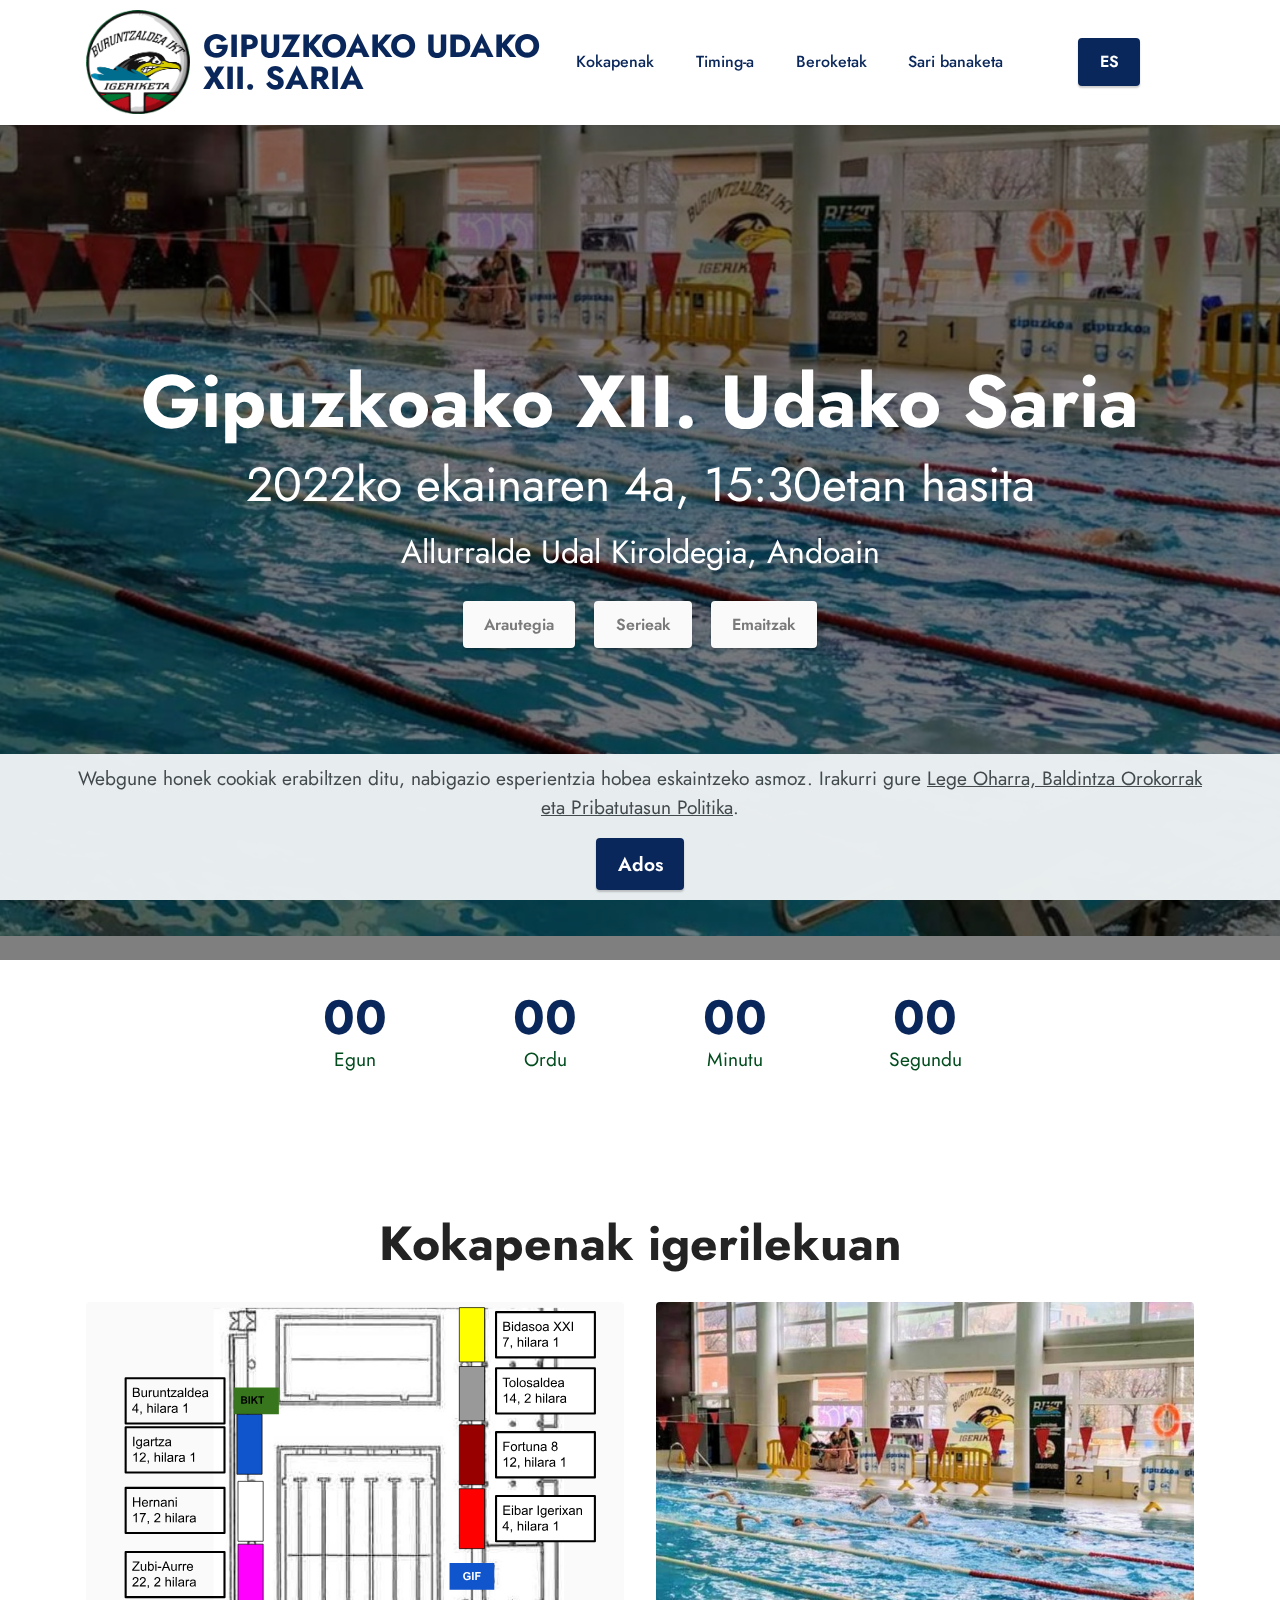
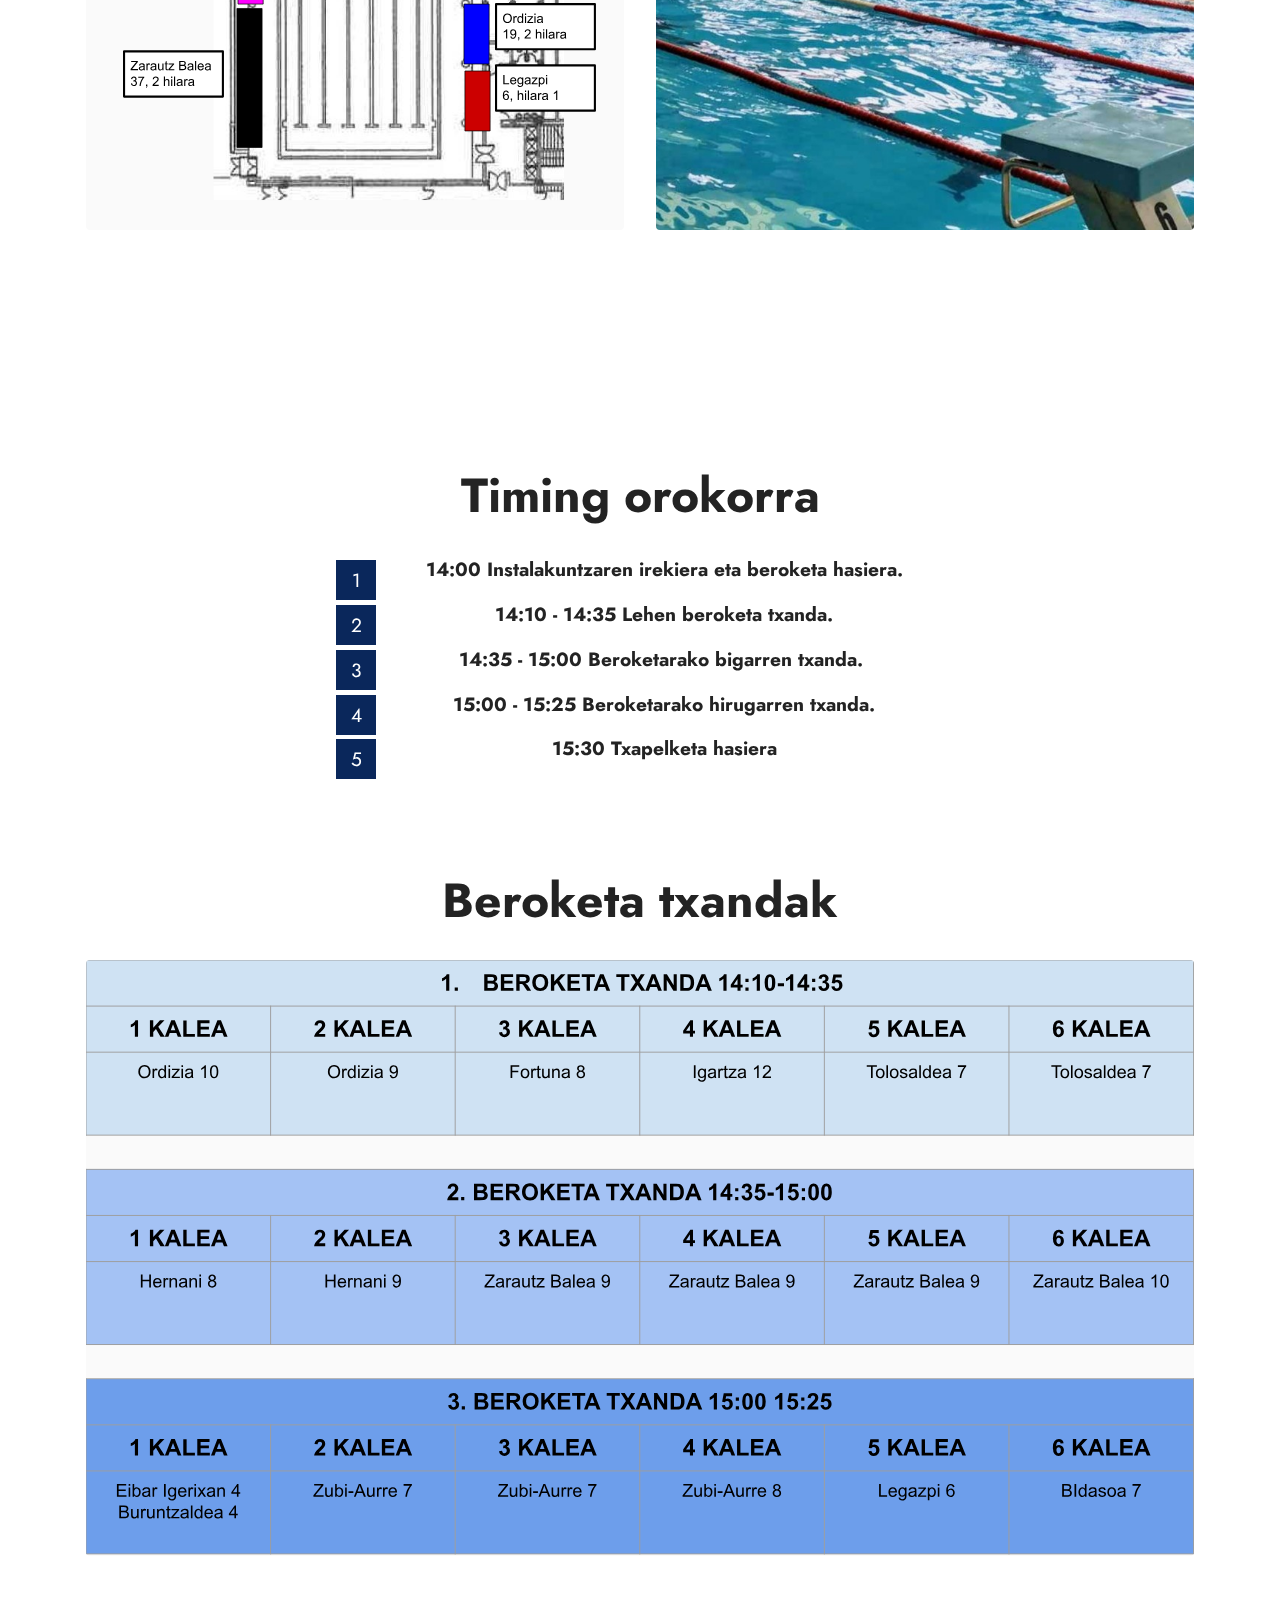
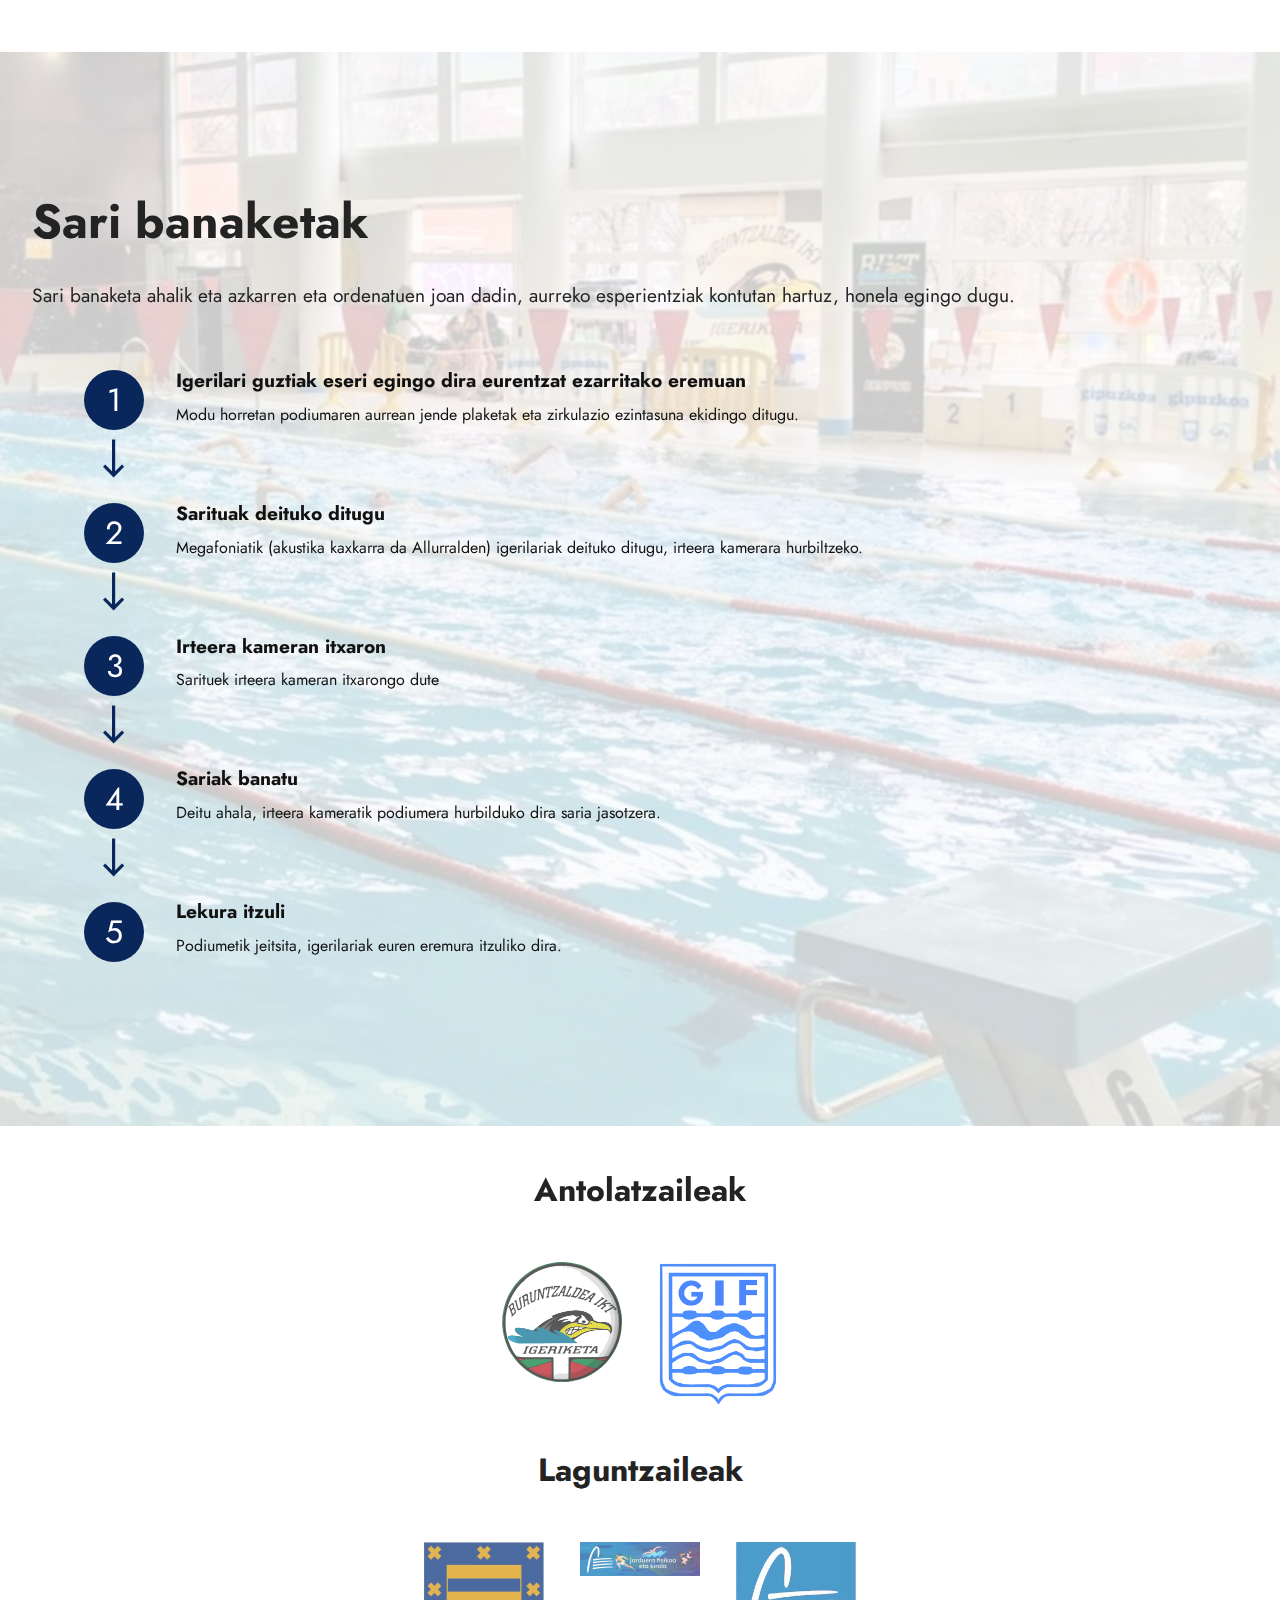
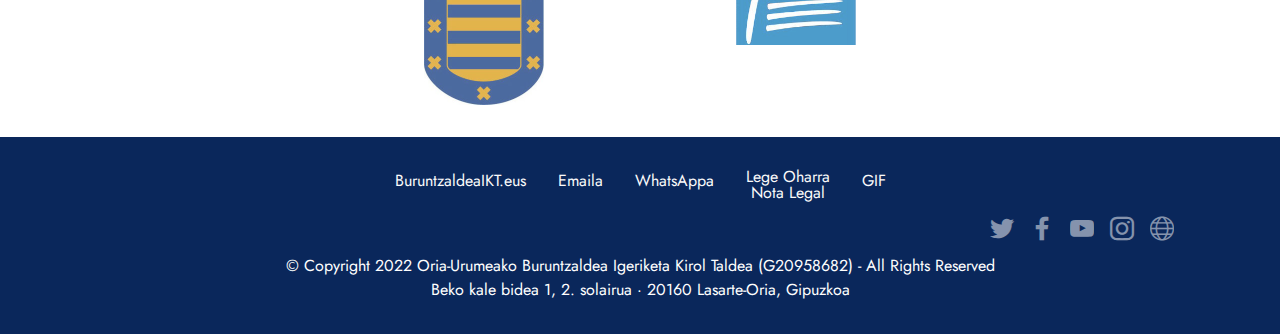
<file: index.html>
<!DOCTYPE html>
<html lang="eu"   lang="undefined">
<head>
  
  <meta charset="UTF-8">
  <meta http-equiv="X-UA-Compatible" content="IE=edge">
  
  <meta name="twitter:card" content="summary_large_image"/>
  <meta name="twitter:image:src" content="assets/images/index-meta.jpeg">
  <meta property="og:image" content="assets/images/index-meta.jpeg">
  <meta name="twitter:title" content="Gipuzkoako Sariak">
  <meta name="viewport" content="width=device-width, initial-scale=1, minimum-scale=1">
  <link rel="shortcut icon" href="assets/images/bikt-240x239.png" type="image/x-icon">
  <meta name="description" content="Gipuzkoako XII. Udako Saria - Allurralde">
  
  
  <title>Gipuzkoako Sariak</title>
  <link rel="stylesheet" href="assets/themify/css/themify-icons.css">
  <link rel="stylesheet" href="assets/web/assets/mobirise-icons2/mobirise2.css">
  <link rel="stylesheet" href="assets/bootstrap/css/bootstrap.min.css">
  <link rel="stylesheet" href="assets/bootstrap/css/bootstrap-grid.min.css">
  <link rel="stylesheet" href="assets/bootstrap/css/bootstrap-reboot.min.css">
  <link rel="stylesheet" href="assets/parallax/jarallax.css">
  <link rel="stylesheet" href="assets/dropdown/css/style.css">
  <link rel="stylesheet" href="assets/socicon/css/styles.css">
  <link rel="stylesheet" href="assets/theme/css/style.css">
  <link rel="preload" href="https://fonts.googleapis.com/css?family=Jost:100,200,300,400,500,600,700,800,900,100i,200i,300i,400i,500i,600i,700i,800i,900i&display=swap" as="style" onload="this.onload=null;this.rel='stylesheet'">
  <noscript><link rel="stylesheet" href="https://fonts.googleapis.com/css?family=Jost:100,200,300,400,500,600,700,800,900,100i,200i,300i,400i,500i,600i,700i,800i,900i&display=swap"></noscript>
  <link rel="preload" as="style" href="assets/mobirise/css/mbr-additional.css"><link rel="stylesheet" href="assets/mobirise/css/mbr-additional.css" type="text/css">
  
  
  <!-- Global site tag (gtag.js) - Google Analytics -->
<script async src="https://www.googletagmanager.com/gtag/js?id=G-78MQBGNQBH"></script>
<script>
  window.dataLayer = window.dataLayer || [];
  function gtag(){dataLayer.push(arguments);}
  gtag('js', new Date());

  gtag('config', 'G-78MQBGNQBH');
</script>

  
</head>
<body>
  
  <section data-bs-version="5.1" class="menu menu2 cid-t71NSGnUsk" once="menu" id="menu2-2r">
    
    <nav class="navbar navbar-dropdown navbar-fixed-top navbar-expand-lg">
        <div class="container">
            <div class="navbar-brand">
                <span class="navbar-logo">
                    <a href="index.html">
                        <img src="assets/images/bikt-240x239.png" alt="Mobirise Website Builder" style="height: 6.5rem;">
                    </a>
                </span>
                <span class="navbar-caption-wrap"><a class="navbar-caption text-primary display-5" href="index.html">GIPUZKOAKO UDAKO<br>XII. SARIA</a></span>
            </div>
            <button class="navbar-toggler" type="button" data-toggle="collapse" data-bs-toggle="collapse" data-target="#navbarSupportedContent" data-bs-target="#navbarSupportedContent" aria-controls="navbarNavAltMarkup" aria-expanded="false" aria-label="Toggle navigation">
                <div class="hamburger">
                    <span></span>
                    <span></span>
                    <span></span>
                    <span></span>
                </div>
            </button>
            <div class="collapse navbar-collapse" id="navbarSupportedContent">
                <ul class="navbar-nav nav-dropdown" data-app-modern-menu="true"><li class="nav-item"><a class="nav-link link text-primary display-4" href="index.html#kokapenak">Kokapenak</a></li>
                    <li class="nav-item"><a class="nav-link link text-primary display-4" href="index.html#timing-a">Timing-a</a></li>
                    <li class="nav-item"><a class="nav-link link text-primary display-4" href="index.html#beroketak">Beroketak</a>
                    </li><li class="nav-item"><a class="nav-link link text-primary display-4" href="index.html#sariak">Sari banaketa</a></li></ul>
                
                <div class="navbar-buttons mbr-section-btn"><a class="btn btn-primary display-4" href="esp.html">ES</a></div>
            </div>
        </div>
    </nav>
</section>

<section data-bs-version="5.1" class="header1 cid-si3inwhyOX mbr-fullscreen mbr-parallax-background" id="header1-9">

    

    <div class="mbr-overlay" style="opacity: 0.5; background-color: rgb(0, 0, 0);"></div>

    <div class="align-center container-fluid">
        <div class="row justify-content-center">
            <div class="col-12 col-lg-11">
                <h1 class="mbr-section-title mbr-fonts-style mb-3 display-1"><strong>Gipuzkoako XII. Udako Saria</strong></h1>
                <h2 class="mbr-section-title mbr-fonts-style mb-3 display-2">2022ko ekainaren 4a, 15:30etan hasita</h2>
                <p class="mbr-text mbr-fonts-style display-5">Allurralde Udal Kiroldegia, Andoain</p>
                <div class="mbr-section-btn mt-3"><a class="btn btn-white display-4" href="assets/files/22-05-04-13.ZIRKULARRAGipuzkoakoUdakoSaria.pdf" target="_blank">Arautegia</a>   <a class="btn btn-white display-4" href="assets/files/2022-05-31-serieakGipuzkoakoUdakosariaAndoain.pdf" target="_blank">Serieak</a> <a class="btn btn-white display-4" href="https://www.google.com/url?q=https://drive.google.com/file/d/1sm6OwfyIx1BgBHugqK9R9QijPLHk1nIy/view?usp%3Dsharing&sa=D&source=calendar&usd=2&usg=AOvVaw1KyLlANalk0jGzRm3eH16f" target="_blank">Emaitzak</a></div>
            </div>
        </div>
    </div>
</section>

<section data-bs-version="5.1" class="countdown3 cid-sP13YMu3AL" id="countdown3-1o">
    
    
    <div class="container">
        <div class="row justify-content-center">
            <div class="col-lg-8">
                
                
                <div class="countdown-cont align-center mb-5">
                    <div class="daysCountdown col-xs-3 col-sm-3 col-md-3" title="Egun"></div>
                    <div class="hoursCountdown col-xs-3 col-sm-3 col-md-3" title="Ordu"></div>
                    <div class="minutesCountdown col-xs-3 col-sm-3 col-md-3" title="Minutu"></div>
                    <div class="secondsCountdown col-xs-3 col-sm-3 col-md-3" title="Segundu"></div>
                    <div class="countdown" data-due-date="2022/06/04 15:30"></div>
                </div>
                
                
                
            </div>
        </div>
    </div>
</section>

<section data-bs-version="5.1" class="gallery1 cid-t71GUsZ7Ry" id="kokapenak">
    
    
    <div class="container">
        <div class="mbr-section-head">
            <h4 class="mbr-section-title mbr-fonts-style align-center mb-0 display-2">
                <strong>Kokapenak igerilekuan</strong></h4>
            
        </div>
        <div class="row mt-4">
            <div class="item features-image сol-12 col-md-6 col-lg-6 active">
                <div class="item-wrapper">
                    <div class="item-img">
                        <img src="assets/images/udako-saria.svg" alt="Mobirise Website Builder">
                    </div>
                    
                    
                </div>
            </div><div class="item features-image сol-12 col-md-6 col-lg-6 active">
                <div class="item-wrapper">
                    <div class="item-img">
                        <img src="assets/images/whatsapp-image-2020-02-09-at-09.08.13-3-1600x1200.jpeg" alt="Mobirise Website Builder" data-slide-to="1" data-bs-slide-to="2">
                    </div>
                    
                    
                </div>
            </div>
            
            
            
        </div>
    </div>
</section>

<section data-bs-version="5.1" class="content9 cid-sRKoJs1cOJ" id="timing-a">
    

    <div class="container-fluid">
        <div class="row justify-content-center">
            <div class="counter-container col-md-12 col-lg-6">
                <h4 class="mbr-section-title mbr-fonts-style mb-4 display-2"><strong>Timing orokorra</strong></h4>
                <div class="mbr-text mbr-fonts-style display-7">
                    <ol>
                        <li><strong>14:00 Instalakuntzaren irekiera eta beroketa hasiera.</strong></li>
                        <li><strong>14:10 - 14:35 Lehen beroketa txanda.</strong></li>
                        <li><strong>14:35 - 15:00 Beroketarako bigarren txanda.&nbsp;</strong></li><li><strong>15:00 - 15:25 Beroketarako hirugarren txanda.</strong></li><li><strong>15:30 Txapelketa hasiera</strong></li>
                    </ol>
                </div>
            </div>
        </div>
    </div>
</section>

<section data-bs-version="5.1" class="gallery1 cid-t71I1VK9e4" id="beroketak">
    
    
    <div class="container">
        <div class="mbr-section-head">
            <h4 class="mbr-section-title mbr-fonts-style align-center mb-0 display-2">
                <strong>Beroketa txandak</strong></h4>
            
        </div>
        <div class="row mt-4">
            <div class="item features-image сol-12 col-md-6 col-lg-12">
                <div class="item-wrapper">
                    <div class="item-img">
                        <img src="assets/images/beroketa-txandak.svg" alt="Mobirise Website Builder">
                    </div>
                    
                    
                </div>
            </div>
            
            
            
        </div>
    </div>
</section>

<section data-bs-version="5.1" class="features19 cid-sWmJLbiu2a" id="sariak">

    
    <div class="mbr-overlay" style="opacity: 0.8; background-color: rgb(255, 255, 255);">
    </div>
    <div class="container-fluid">
        <div class="row justify-content-center">
            <div class="col-md-12 col-lg-12">
                <div class="card-wrapper pb-4">
                    <div class="card-box align-center">
                        <h4 class="card-title mbr-fonts-style mb-4 display-2">
                            <strong>Sari banaketak</strong></h4>
                        <p class="mbr-text mbr-fonts-style mb-4 display-7">
                            Sari banaketa ahalik eta azkarren eta ordenatuen joan dadin, aurreko esperientziak kontutan hartuz, honela egingo dugu.</p>
                        
                    </div>
                </div>
            </div>
            <div class="col-12 col-md-11">
                <div class="item mbr-flex">
                    <div class="icon-box">
                        <span class="step-number mbr-fonts-style display-5">1</span>
                    </div>
                    <div class="text-box">
                        <h4 class="icon-title card-title mbr-black mbr-fonts-style display-7">
                            <strong>Igerilari guztiak eseri egingo dira eurentzat ezarritako eremuan</strong></h4>
                        <h5 class="icon-text mbr-black mbr-fonts-style display-4">Modu horretan podiumaren aurrean jende plaketak eta zirkulazio ezintasuna ekidingo ditugu.</h5>
                    </div>
                </div>
                <div class="item mbr-flex">
                    <div class="icon-box">
                        <span class="step-number mbr-fonts-style display-5">2</span>
                    </div>
                    <div class="text-box">
                        <h4 class="icon-title card-title mbr-black mbr-fonts-style display-7">
                            <strong>Sarituak deituko ditugu</strong></h4>
                        <h5 class="icon-text mbr-black mbr-fonts-style display-4">Megafoniatik (akustika kaxkarra da Allurralden) igerilariak deituko ditugu, irteera kamerara hurbiltzeko.</h5>
                    </div>
                </div>
                <div class="item mbr-flex">
                    <div class="icon-box">
                        <span class="step-number mbr-fonts-style display-5">3</span>
                    </div>
                    <div class="text-box">
                        <h4 class="icon-title card-title mbr-black mbr-fonts-style display-7"><strong>Irteera kameran itxaron</strong></h4>
                        <h5 class="icon-text mbr-black mbr-fonts-style display-4">Sarituek irteera kameran itxarongo dute<br></h5>
                    </div>
                </div>
                <div class="item mbr-flex">
                    <div class="icon-box">
                        <span class="step-number mbr-fonts-style display-5">4</span>
                    </div>
                    <div class="text-box">
                        <h4 class="icon-title card-title mbr-black mbr-fonts-style display-7">
                            <strong>Sariak banatu</strong></h4>
                        <h5 class="icon-text mbr-black mbr-fonts-style display-4">Deitu ahala, irteera kameratik podiumera hurbilduko dira saria jasotzera.</h5>
                    </div>
                </div>
                <div class="item mbr-flex last">
                    <div class="icon-box">
                        <span class="step-number mbr-fonts-style display-5">5</span>
                    </div>
                    <div class="text-box">
                        <h4 class="icon-title card-title mbr-black mbr-fonts-style display-7">
                            <strong>Lekura itzuli</strong></h4>
                        <h5 class="icon-text mbr-black mbr-fonts-style display-4">Podiumetik jeitsita, igerilariak euren eremura itzuliko dira.</h5>
                    </div>
                </div>
                
                
                
                
                
            </div>
        </div>
    </div>
</section>

<section data-bs-version="5.1" class="clients1 cid-si3nF6Kkuo" id="clients1-a">
    
    <div class="images-container container-fluid">
        <div class="mbr-section-head">
            
            <h4 class="mbr-section-subtitle mbr-fonts-style align-center mb-0 mt-2 display-5"><strong>Antolatzaileak</strong></h4>
            
        </div>
        <div class="row justify-content-center mt-4">
            <div class="col-md-3 card">
                <img src="assets/images/bikt-240x239.png" alt="">
            </div>
            <div class="col-md-3 card">
                <img src="assets/images/descarga-205x246.png" alt="">
            </div>
            
            
            
            
            
            
        </div>
    </div>
</section>

<section data-bs-version="5.1" class="clients1 cid-si3oZykTed" id="clients1-b">
    
    <div class="images-container container-fluid">
        <div class="mbr-section-head">
            
            <h4 class="mbr-section-subtitle mbr-fonts-style align-center mb-0 mt-2 display-5"><strong>Laguntzaileak</strong></h4>
            
        </div>
        <div class="row justify-content-center mt-4">
            <div class="col-md-3 card">
                <img src="assets/images/logoa-240x325.jpg" alt="">
            </div>
            <div class="col-md-3 card">
                <img src="assets/images/banerjarduerafisikoa-240x68.jpg" alt="">
            </div>
            <div class="col-md-3 card">
                <img src="assets/images/descarga-224x192.jpg" alt="">
            </div>
            
            
            
            
            
        </div>
    </div>
</section>

<section data-bs-version="5.1" class="footer3 cid-sinIDLgVOP" once="footers" id="footer3-1e">

    

    

    <div class="container">
        <div class="media-container-row align-center mbr-white">
            <div class="row row-links">
                <ul class="foot-menu">
                    
                    
                    
                    
                    
                <li class="foot-menu-item mbr-fonts-style display-4"><a href="https://buruntzaldeaikt.eus" class="text-white" target="_blank">BuruntzaldeaIKT.eus</a></li><li class="foot-menu-item mbr-fonts-style display-4">
                        <a href="mailto:info@buruntzaldeaikt.eus" class="text-white">Emaila</a></li><li class="foot-menu-item mbr-fonts-style display-4"><a href="https://wa.me/34696506632" class="text-white">WhatsApp</a>a</li><li class="foot-menu-item mbr-fonts-style display-4"><p><span style="font-size: 1rem;"><a href="lege-oharra.html" class="text-white">Lege Oharra</a></span><br></p><p><a href="nota-legal.html" class="text-white text-primary">Nota Legal</a></p></li><li class="foot-menu-item mbr-fonts-style display-4"><a href="https://gif.eus/index.php/eu/" class="text-white" target="_blank">GIF</a></li></ul>
            </div>
            <div class="row social-row">
                <div class="social-list align-right pb-2">
                    
                    
                    
                    
                    
                    
                <div class="soc-item">
                        <a href="https://twitter.com/buruntzaldeaikt" target="_blank">
                            <span class="mbr-iconfont mbr-iconfont-social socicon-twitter socicon"></span>
                        </a>
                    </div><div class="soc-item">
                        <a href="https://www.facebook.com/buruntzaldeaikt" target="_blank">
                            <span class="mbr-iconfont mbr-iconfont-social socicon-facebook socicon"></span>
                        </a>
                    </div><div class="soc-item">
                        <a href="https://www.youtube.com/c/buruntzaldeaikteus" target="_blank">
                            <span class="mbr-iconfont mbr-iconfont-social socicon-youtube socicon"></span>
                        </a>
                    </div><div class="soc-item">
                        <a href="https://instagram.com/buruntzaldeaikt" target="_blank">
                            <span class="mbr-iconfont mbr-iconfont-social socicon-instagram socicon"></span>
                        </a>
                    </div><div class="soc-item">
                        <a href="https://www.buruntzaldeaikt.eus/" target="_blank">
                            <span class="mbr-iconfont mbr-iconfont-social ti-world"></span>
                        </a>
                    </div></div>
            </div>
            <div class="row row-copirayt">
                <p class="mbr-text mb-0 mbr-fonts-style mbr-white align-center display-4">© Copyright 2022 Oria-Urumeako Buruntzaldea Igeriketa Kirol Taldea (G20958682) - All Rights Reserved
<br>Beko kale bidea 1, 2. solairua · 20160 Lasarte-Oria, Gipuzkoa</p>
            </div>
        </div>
    </div>
</section><section><a href="https://mobiri.se"></a><a href="https://mobiri.se"></a></section><script src="assets/bootstrap/js/bootstrap.bundle.min.js"></script>  <script src="assets/parallax/jarallax.js"></script>  <script src="assets/web/assets/cookies-alert-plugin/cookies-alert-core.js"></script>  <script src="assets/web/assets/cookies-alert-plugin/cookies-alert-script.js"></script>  <script src="assets/smoothscroll/smooth-scroll.js"></script>  <script src="assets/ytplayer/index.js"></script>  <script src="assets/dropdown/js/navbar-dropdown.js"></script>  <script src="assets/countdown/countdown.js"></script>  <script src="assets/theme/js/script.js"></script>  
  
  
<input name="cookieData" type="hidden" data-cookie-customDialogSelector='null' data-cookie-colorText='#424a4d' data-cookie-colorBg='rgba(234, 239, 241, 0.99)' data-cookie-textButton='Ados' data-cookie-colorButton='' data-cookie-colorLink='#424a4d' data-cookie-underlineLink='true' data-cookie-text="Webgune honek cookiak erabiltzen ditu, nabigazio esperientzia hobea eskaintzeko asmoz. Irakurri gure <a href='https://www.buruntzaldeaikt.eus/lege-oharra.html'>Lege Oharra, Baldintza Orokorrak eta Pribatutasun Politika</a>.">
   <div id="scrollToTop" class="scrollToTop mbr-arrow-up"><a style="text-align: center;"><i class="mbr-arrow-up-icon mbr-arrow-up-icon-cm cm-icon cm-icon-smallarrow-up"></i></a></div>
  </body>
</html>
</file>
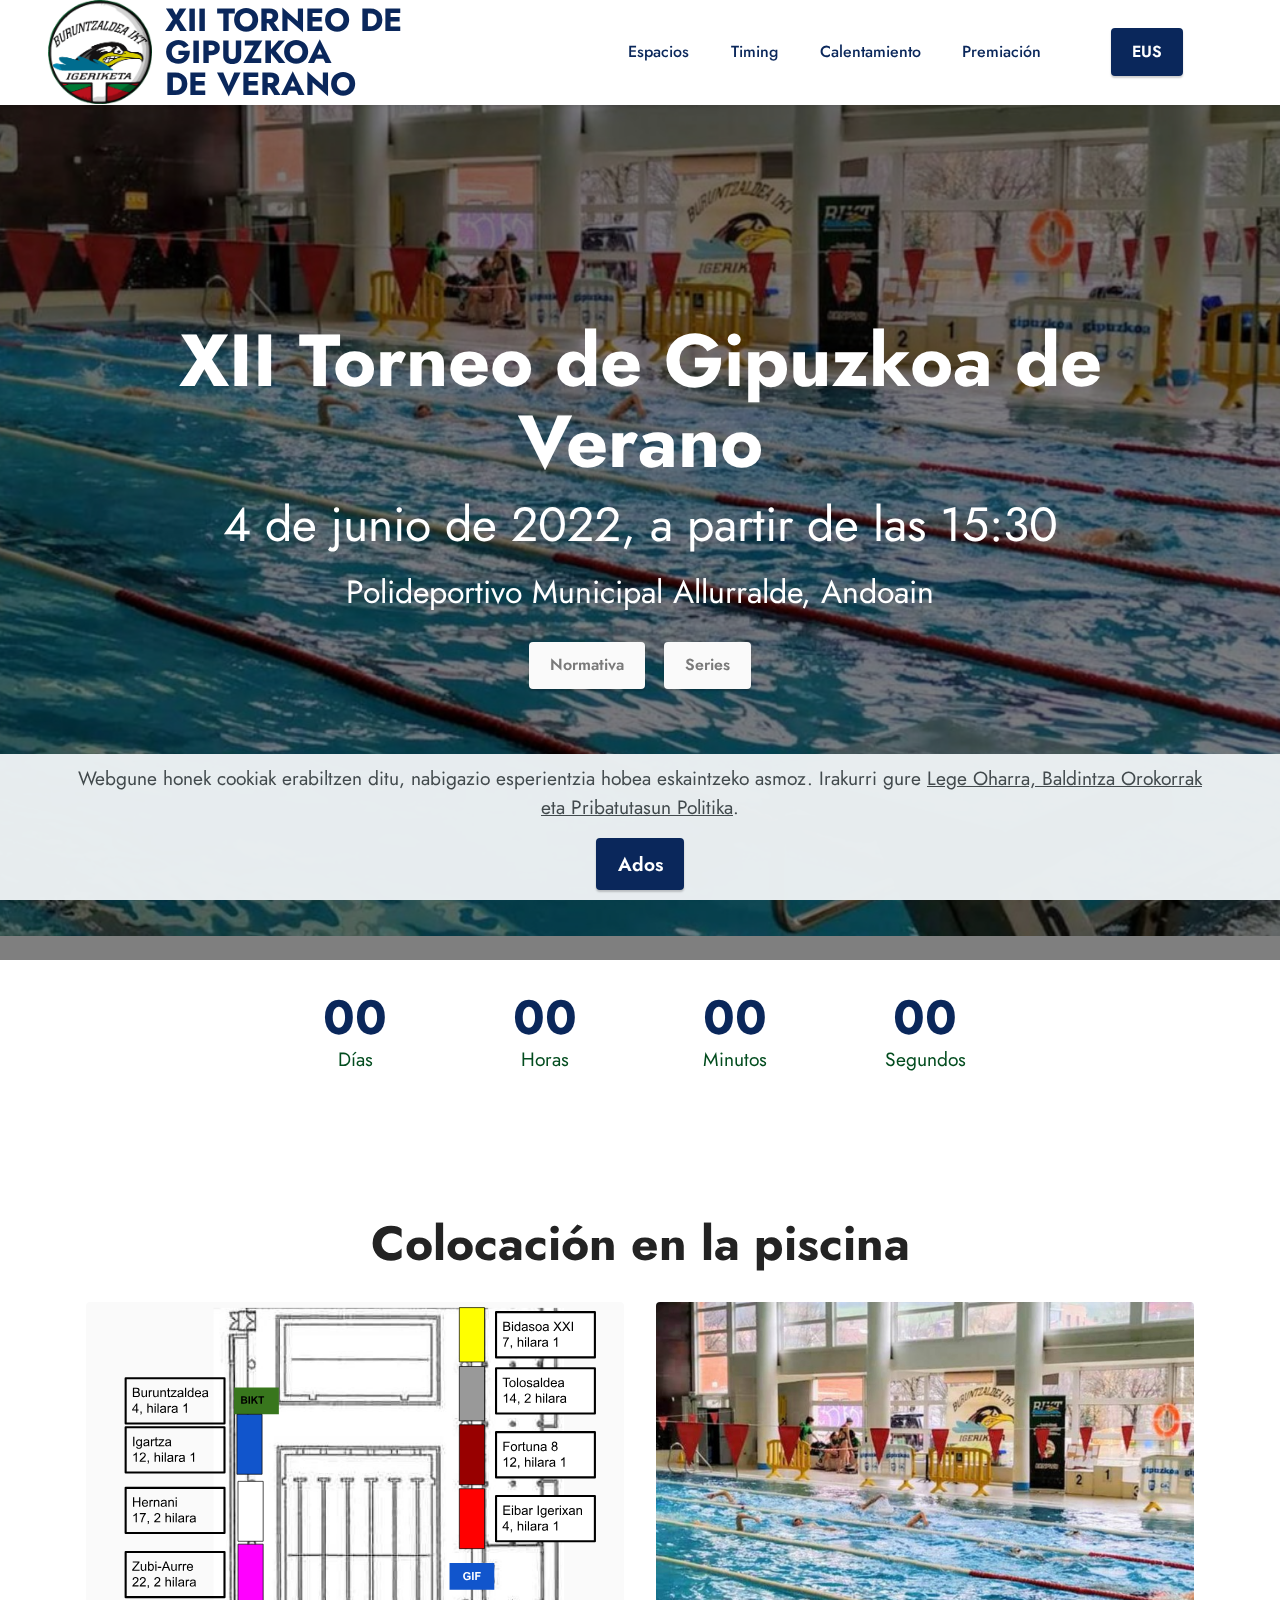
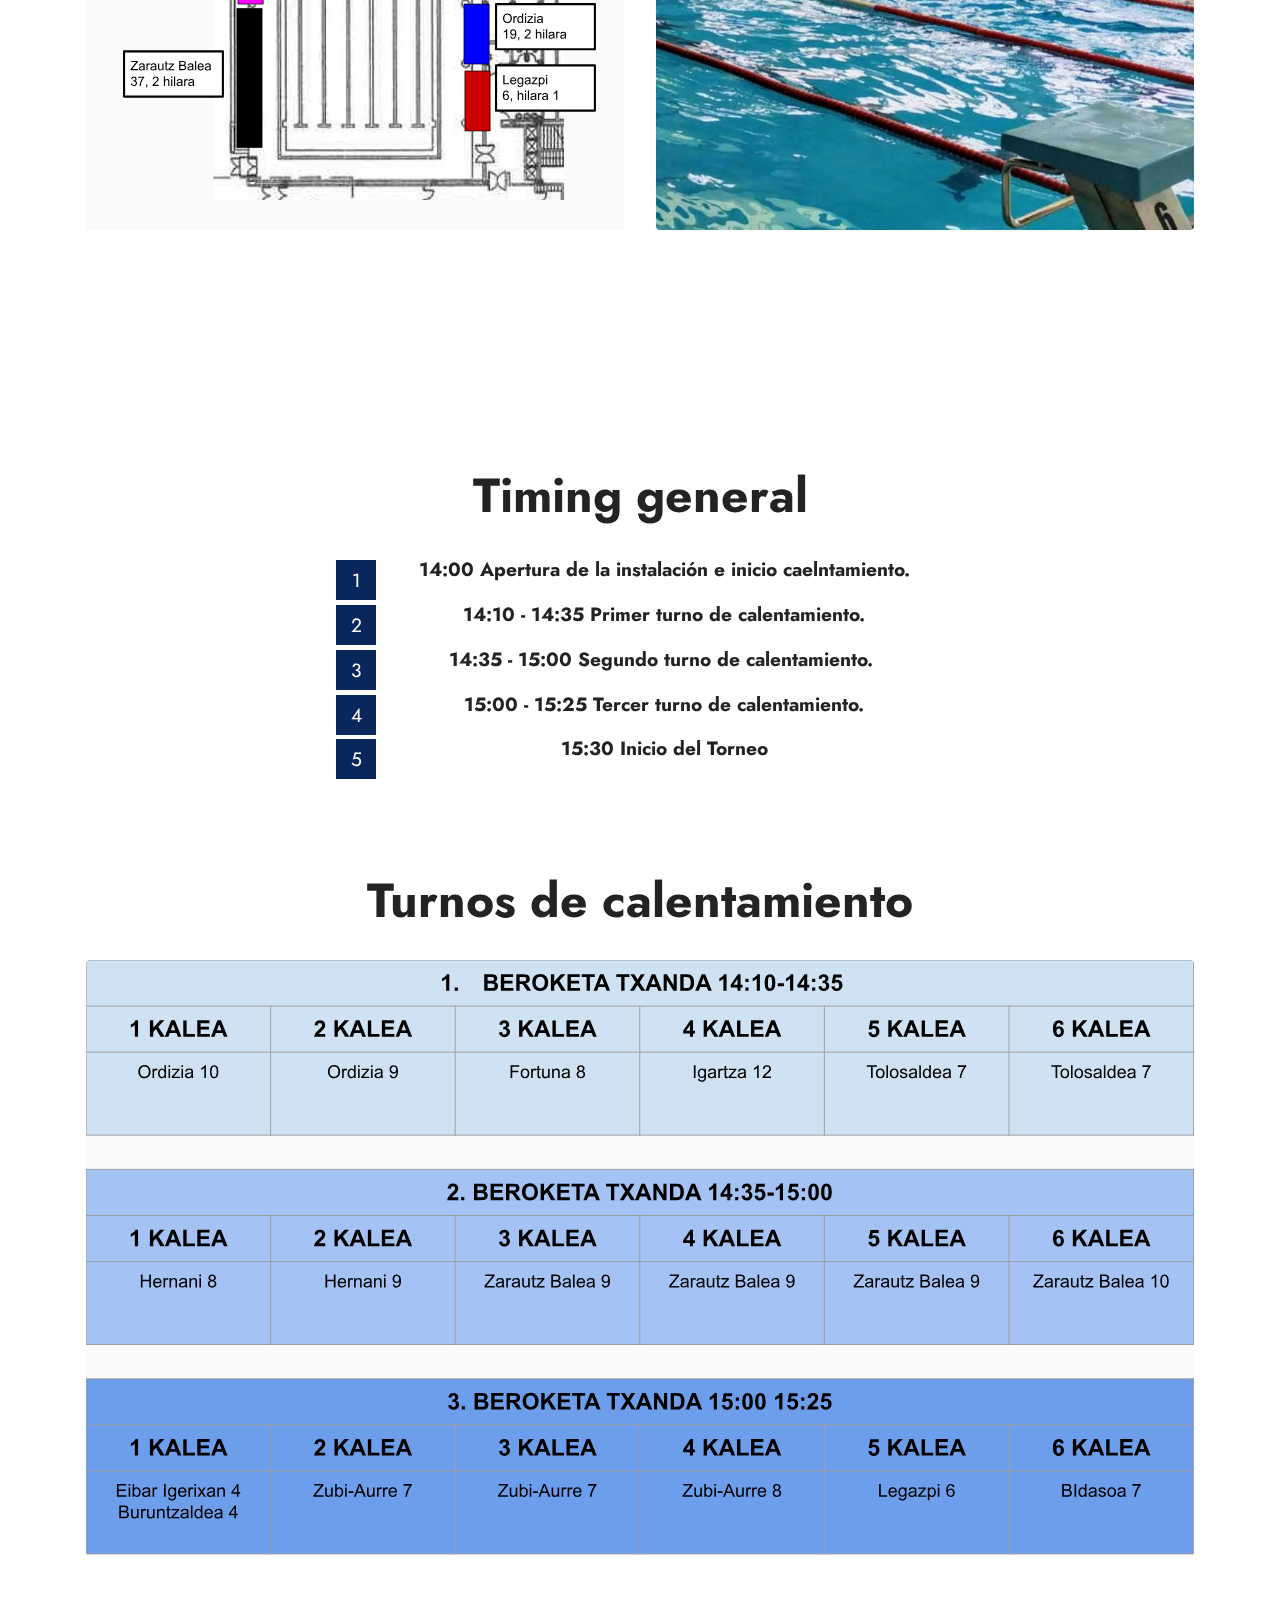
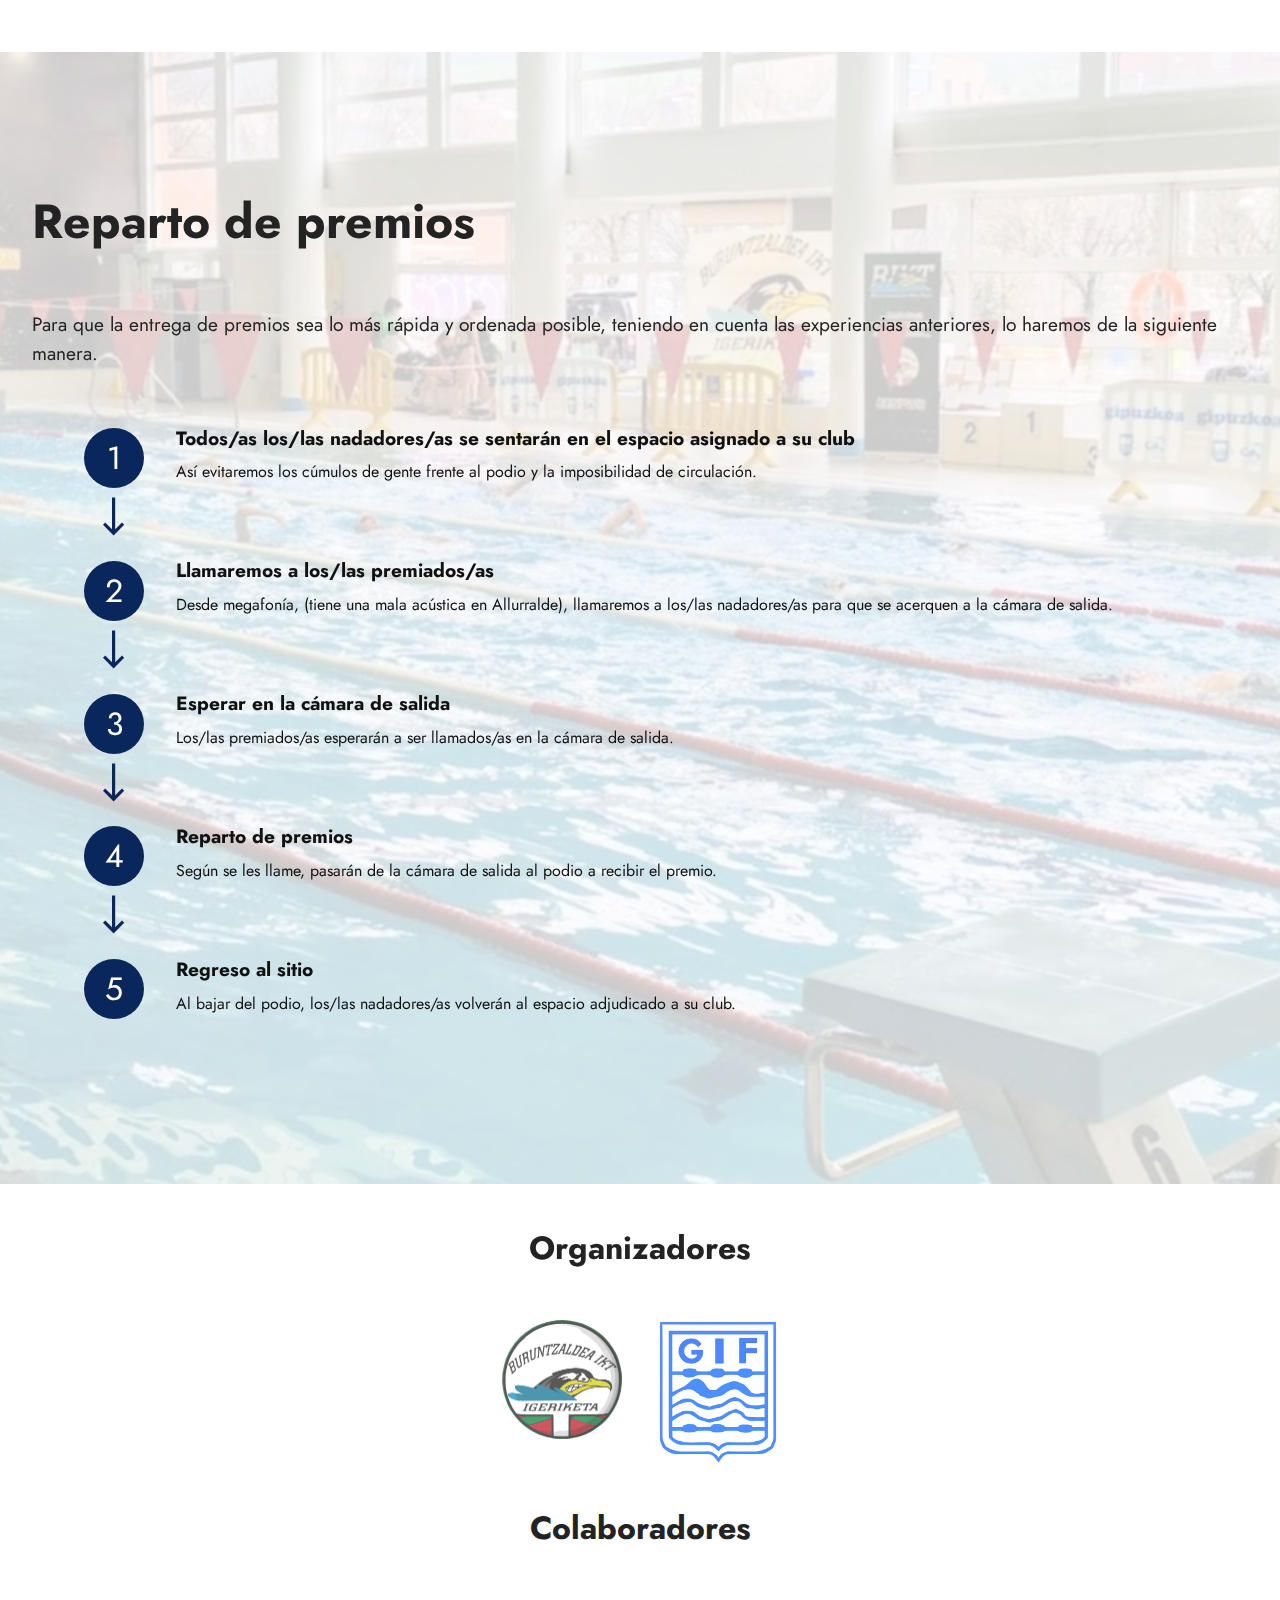
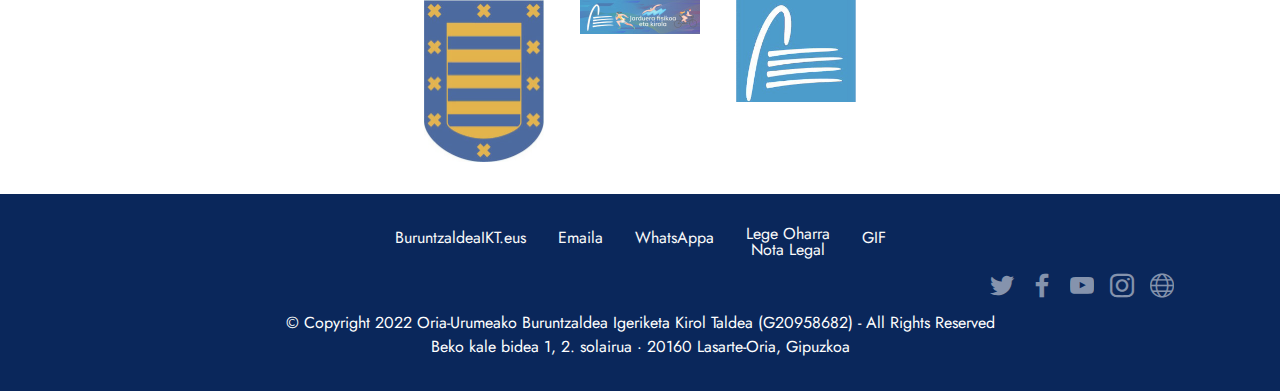
<file: esp.html>
<!DOCTYPE html>
<html lang="eu"   lang="undefined">
<head>
  
  <meta charset="UTF-8">
  <meta http-equiv="X-UA-Compatible" content="IE=edge">
  
  <meta name="twitter:card" content="summary_large_image"/>
  <meta name="twitter:image:src" content="assets/images/esp-meta.jpeg">
  <meta property="og:image" content="assets/images/esp-meta.jpeg">
  <meta name="twitter:title" content="Torneos de Gipuzkoa">
  <meta name="viewport" content="width=device-width, initial-scale=1, minimum-scale=1">
  <link rel="shortcut icon" href="assets/images/bikt-240x239.png" type="image/x-icon">
  <meta name="description" content="XII Torneo de Gipuzkoa de Verano- Allurralde">
  
  
  <title>Torneos de Gipuzkoa</title>
  <link rel="stylesheet" href="assets/themify/css/themify-icons.css">
  <link rel="stylesheet" href="assets/web/assets/mobirise-icons2/mobirise2.css">
  <link rel="stylesheet" href="assets/bootstrap/css/bootstrap.min.css">
  <link rel="stylesheet" href="assets/bootstrap/css/bootstrap-grid.min.css">
  <link rel="stylesheet" href="assets/bootstrap/css/bootstrap-reboot.min.css">
  <link rel="stylesheet" href="assets/parallax/jarallax.css">
  <link rel="stylesheet" href="assets/dropdown/css/style.css">
  <link rel="stylesheet" href="assets/socicon/css/styles.css">
  <link rel="stylesheet" href="assets/theme/css/style.css">
  <link rel="preload" href="https://fonts.googleapis.com/css?family=Jost:100,200,300,400,500,600,700,800,900,100i,200i,300i,400i,500i,600i,700i,800i,900i&display=swap" as="style" onload="this.onload=null;this.rel='stylesheet'">
  <noscript><link rel="stylesheet" href="https://fonts.googleapis.com/css?family=Jost:100,200,300,400,500,600,700,800,900,100i,200i,300i,400i,500i,600i,700i,800i,900i&display=swap"></noscript>
  <link rel="preload" as="style" href="assets/mobirise/css/mbr-additional.css"><link rel="stylesheet" href="assets/mobirise/css/mbr-additional.css" type="text/css">
  
  
  <!-- Global site tag (gtag.js) - Google Analytics -->
<script async src="https://www.googletagmanager.com/gtag/js?id=G-78MQBGNQBH"></script>
<script>
  window.dataLayer = window.dataLayer || [];
  function gtag(){dataLayer.push(arguments);}
  gtag('js', new Date());

  gtag('config', 'G-78MQBGNQBH');
</script>

  
</head>
<body>
  
  <section data-bs-version="5.1" class="menu menu3 cid-t71IZj4XYn" once="menu" id="menu3-2o">
    
    <nav class="navbar navbar-dropdown navbar-fixed-top navbar-expand-lg">
        <div class="container-fluid">
            <div class="navbar-brand">
                <span class="navbar-logo">
                    <a href="esp.html">
                        <img src="assets/images/bikt-240x239.png" alt="Buruntaldea iKT" style="height: 6.5rem;">
                    </a>
                </span>
                <span class="navbar-caption-wrap"><a class="navbar-caption text-primary display-5" href="esp.html">XII TORNEO DE <br>GIPUZKOA<br>DE VERANO</a></span>
            </div>
            <button class="navbar-toggler" type="button" data-toggle="collapse" data-bs-toggle="collapse" data-target="#navbarSupportedContent" data-bs-target="#navbarSupportedContent" aria-controls="navbarNavAltMarkup" aria-expanded="false" aria-label="Toggle navigation">
                <div class="hamburger">
                    <span></span>
                    <span></span>
                    <span></span>
                    <span></span>
                </div>
            </button>
            <div class="collapse navbar-collapse" id="navbarSupportedContent">
                <ul class="navbar-nav nav-dropdown" data-app-modern-menu="true"><li class="nav-item"><a class="nav-link link text-primary display-4" href="esp.html#espacios">Espacios</a></li><li class="nav-item"><a class="nav-link link text-primary display-4" href="esp.html#timing">Timing</a></li><li class="nav-item"><a class="nav-link link text-primary display-4" href="esp.html#calentamiento">Calentamiento</a></li><li class="nav-item"><a class="nav-link link text-primary display-4" href="esp.html#premiación">Premiación</a></li></ul>
                
                <div class="navbar-buttons mbr-section-btn"><a class="btn btn-primary display-4" href="index.html">
                        EUS</a></div>
            </div>
        </div>
    </nav>
</section>

<section data-bs-version="5.1" class="header1 cid-t71DztqqBn mbr-fullscreen mbr-parallax-background" id="header1-2a">

    

    <div class="mbr-overlay" style="opacity: 0.5; background-color: rgb(0, 0, 0);"></div>

    <div class="align-center container-fluid">
        <div class="row justify-content-center">
            <div class="col-12 col-lg-11">
                <h1 class="mbr-section-title mbr-fonts-style mb-3 display-1"><strong>XII Torneo de Gipuzkoa de Verano</strong></h1>
                <h2 class="mbr-section-title mbr-fonts-style mb-3 display-2">4 de junio de 2022, a partir de las 15:30</h2>
                <p class="mbr-text mbr-fonts-style display-5">Polideportivo Municipal Allurralde, Andoain</p>
                <div class="mbr-section-btn mt-3"><a class="btn btn-white display-4" href="assets/files/22-05-04-13.ZIRKULARRAGipuzkoakoUdakoSaria.pdf" target="_blank">Normativa</a>   <a class="btn btn-white display-4" href="assets/files/2022-05-31-serieakGipuzkoakoUdakosariaAndoain.pdf" target="_blank">Series</a></div>
            </div>
        </div>
    </div>
</section>

<section data-bs-version="5.1" class="countdown3 cid-t71DzvWHGk" id="countdown3-2b">
    
    
    <div class="container">
        <div class="row justify-content-center">
            <div class="col-lg-8">
                
                
                <div class="countdown-cont align-center mb-5">
                    <div class="daysCountdown col-xs-3 col-sm-3 col-md-3" title="Días"></div>
                    <div class="hoursCountdown col-xs-3 col-sm-3 col-md-3" title="Horas"></div>
                    <div class="minutesCountdown col-xs-3 col-sm-3 col-md-3" title="Minutos"></div>
                    <div class="secondsCountdown col-xs-3 col-sm-3 col-md-3" title="Segundos"></div>
                    <div class="countdown" data-due-date="2022/06/04 15:30"></div>
                </div>
                
                
                
            </div>
        </div>
    </div>
</section>

<section data-bs-version="5.1" class="gallery1 cid-t71JlstJEe" id="espacios">
    
    
    <div class="container">
        <div class="mbr-section-head">
            <h4 class="mbr-section-title mbr-fonts-style align-center mb-0 display-2">
                <strong>Colocación en la piscina</strong></h4>
            
        </div>
        <div class="row mt-4">
            
            <div class="item features-image сol-12 col-md-6 col-lg-6 active">
                <div class="item-wrapper">
                    <div class="item-img">
                        <img src="assets/images/udako-saria.svg" alt="Mobirise Website Builder">
                    </div>
                    
                    
                </div>
            </div><div class="item features-image сol-12 col-md-6 col-lg-6 active">
                <div class="item-wrapper">
                    <div class="item-img">
                        <img src="assets/images/whatsapp-image-2020-02-09-at-09.08.13-3-1600x1200.jpeg" alt="Mobirise Website Builder" data-slide-to="1" data-bs-slide-to="2">
                    </div>
                    
                    
                </div>
            </div>
            
            
        </div>
    </div>
</section>

<section data-bs-version="5.1" class="content9 cid-t71DzAHm2z" id="timing">
    

    <div class="container-fluid">
        <div class="row justify-content-center">
            <div class="counter-container col-md-12 col-lg-6">
                <h4 class="mbr-section-title mbr-fonts-style mb-4 display-2"><strong>Timing general</strong></h4>
                <div class="mbr-text mbr-fonts-style display-7">
                    <ol>
                        <li><strong>14:00 Apertura de la instalación e inicio caelntamiento.</strong></li>
                        <li><strong>14:10 - 14:35 Primer turno de calentamiento.</strong></li>
                        <li><strong>14:35 - 15:00 Segundo turno de calentamiento.&nbsp;</strong></li><li><strong>15:00 - 15:25 Tercer turno de calentamiento.</strong></li><li><strong>15:30 Inicio del Torneo</strong></li>
                    </ol>
                </div>
            </div>
        </div>
    </div>
</section>

<section data-bs-version="5.1" class="gallery1 cid-t71JHxSsxH" id="calentamiento">
    
    
    <div class="container">
        <div class="mbr-section-head">
            <h4 class="mbr-section-title mbr-fonts-style align-center mb-0 display-2">
                <strong>Turnos de calentamiento</strong></h4>
            
        </div>
        <div class="row mt-4">
            <div class="item features-image сol-12 col-md-6 col-lg-12">
                <div class="item-wrapper">
                    <div class="item-img">
                        <img src="assets/images/beroketa-txandak.svg" alt="Mobirise Website Builder">
                    </div>
                    
                    
                </div>
            </div>
            
            
            
        </div>
    </div>
</section>

<section data-bs-version="5.1" class="features19 cid-t71DzCXj7q" id="premiación">

    
    <div class="mbr-overlay" style="opacity: 0.8; background-color: rgb(255, 255, 255);">
    </div>
    <div class="container-fluid">
        <div class="row justify-content-center">
            <div class="col-md-12 col-lg-12">
                <div class="card-wrapper pb-4">
                    <div class="card-box align-center">
                        <h4 class="card-title mbr-fonts-style mb-4 display-2">
                            <strong>Reparto de premios&nbsp;</strong></h4>
                        <p class="mbr-text mbr-fonts-style mb-4 display-7"><br>Para que la entrega de premios sea lo más rápida y ordenada posible, teniendo en cuenta las experiencias anteriores, lo haremos de la siguiente manera.<br></p>
                        
                    </div>
                </div>
            </div>
            <div class="col-12 col-md-11">
                <div class="item mbr-flex">
                    <div class="icon-box">
                        <span class="step-number mbr-fonts-style display-5">1</span>
                    </div>
                    <div class="text-box">
                        <h4 class="icon-title card-title mbr-black mbr-fonts-style display-7"><strong>Todos/as los/las nadadores/as se sentarán en el espacio asignado a su club</strong></h4>
                        <h5 class="icon-text mbr-black mbr-fonts-style display-4">
<div><span style="color: rgb(17, 17, 17); font-size: 1rem;">Así evitaremos los cúmulos de gente frente al podio y la imposibilidad de circulación.</span></div></h5>
                    </div>
                </div>
                <div class="item mbr-flex">
                    <div class="icon-box">
                        <span class="step-number mbr-fonts-style display-5">2</span>
                    </div>
                    <div class="text-box">
                        <h4 class="icon-title card-title mbr-black mbr-fonts-style display-7">
                            <strong>Llamaremos a los/las premiados/as</strong></h4>
                        <h5 class="icon-text mbr-black mbr-fonts-style display-4">
<div><span style="color: rgb(17, 17, 17); font-size: 1rem;">Desde megafonía, (tiene una mala acústica en Allurralde), llamaremos a los/las nadadores/as para que se acerquen a la cámara de salida.</span></div></h5>
                    </div>
                </div>
                <div class="item mbr-flex">
                    <div class="icon-box">
                        <span class="step-number mbr-fonts-style display-5">3</span>
                    </div>
                    <div class="text-box">
                        <h4 class="icon-title card-title mbr-black mbr-fonts-style display-7"><strong>Esperar en la cámara de salida</strong></h4>
                        <h5 class="icon-text mbr-black mbr-fonts-style display-4">Los/las premiados/as esperarán a ser llamados/as en la cámara de salida.</h5>
                    </div>
                </div>
                <div class="item mbr-flex">
                    <div class="icon-box">
                        <span class="step-number mbr-fonts-style display-5">4</span>
                    </div>
                    <div class="text-box">
                        <h4 class="icon-title card-title mbr-black mbr-fonts-style display-7">
                            <strong>Reparto de premios</strong></h4>
                        <h5 class="icon-text mbr-black mbr-fonts-style display-4">Según se les llame, pasarán de la cámara de salida al podio a recibir el premio.</h5>
                    </div>
                </div>
                <div class="item mbr-flex last">
                    <div class="icon-box">
                        <span class="step-number mbr-fonts-style display-5">5</span>
                    </div>
                    <div class="text-box">
                        <h4 class="icon-title card-title mbr-black mbr-fonts-style display-7">
                            <strong>Regreso al sitio</strong></h4>
                        <h5 class="icon-text mbr-black mbr-fonts-style display-4">Al bajar del podio, los/las nadadores/as volverán al espacio adjudicado a su club.</h5>
                    </div>
                </div>
                
                
                
                
                
            </div>
        </div>
    </div>
</section>

<section data-bs-version="5.1" class="clients1 cid-t71DzG5V4x" id="clients1-2g">
    
    <div class="images-container container-fluid">
        <div class="mbr-section-head">
            
            <h4 class="mbr-section-subtitle mbr-fonts-style align-center mb-0 mt-2 display-5"><strong>Organizadores</strong></h4>
            
        </div>
        <div class="row justify-content-center mt-4">
            <div class="col-md-3 card">
                <img src="assets/images/bikt-240x239.png" alt="">
            </div>
            <div class="col-md-3 card">
                <img src="assets/images/descarga-205x246.png" alt="">
            </div>
            
            
            
            
            
            
        </div>
    </div>
</section>

<section data-bs-version="5.1" class="clients1 cid-t71DzHOW1k" id="clients1-2h">
    
    <div class="images-container container-fluid">
        <div class="mbr-section-head">
            
            <h4 class="mbr-section-subtitle mbr-fonts-style align-center mb-0 mt-2 display-5"><strong>Colaboradores</strong></h4>
            
        </div>
        <div class="row justify-content-center mt-4">
            <div class="col-md-3 card">
                <img src="assets/images/logoa-240x325.jpg" alt="">
            </div>
            <div class="col-md-3 card">
                <img src="assets/images/banerjarduerafisikoa-240x68.jpg" alt="">
            </div>
            <div class="col-md-3 card">
                <img src="assets/images/descarga-224x192.jpg" alt="">
            </div>
            
            
            
            
            
        </div>
    </div>
</section>

<section data-bs-version="5.1" class="footer3 cid-t71DzJqZlU" once="footers" id="footer3-2i">

    

    

    <div class="container">
        <div class="media-container-row align-center mbr-white">
            <div class="row row-links">
                <ul class="foot-menu">
                    
                    
                    
                    
                    
                <li class="foot-menu-item mbr-fonts-style display-4"><a href="https://buruntzaldeaikt.eus" class="text-white" target="_blank">BuruntzaldeaIKT.eus</a></li><li class="foot-menu-item mbr-fonts-style display-4">
                        <a href="mailto:info@buruntzaldeaikt.eus" class="text-white">Emaila</a></li><li class="foot-menu-item mbr-fonts-style display-4"><a href="https://wa.me/34696506632" class="text-white">WhatsApp</a>a</li><li class="foot-menu-item mbr-fonts-style display-4"><p><span style="font-size: 1rem;"><a href="lege-oharra.html" class="text-white">Lege Oharra</a></span><br></p><p><a href="nota-legal.html" class="text-white text-primary">Nota Legal</a></p></li><li class="foot-menu-item mbr-fonts-style display-4"><a href="https://gif.eus/index.php/eu/" class="text-white" target="_blank">GIF</a></li></ul>
            </div>
            <div class="row social-row">
                <div class="social-list align-right pb-2">
                    
                    
                    
                    
                    
                    
                <div class="soc-item">
                        <a href="https://twitter.com/buruntzaldeaikt" target="_blank">
                            <span class="mbr-iconfont mbr-iconfont-social socicon-twitter socicon"></span>
                        </a>
                    </div><div class="soc-item">
                        <a href="https://www.facebook.com/buruntzaldeaikt" target="_blank">
                            <span class="mbr-iconfont mbr-iconfont-social socicon-facebook socicon"></span>
                        </a>
                    </div><div class="soc-item">
                        <a href="https://www.youtube.com/c/buruntzaldeaikteus" target="_blank">
                            <span class="mbr-iconfont mbr-iconfont-social socicon-youtube socicon"></span>
                        </a>
                    </div><div class="soc-item">
                        <a href="https://instagram.com/buruntzaldeaikt" target="_blank">
                            <span class="mbr-iconfont mbr-iconfont-social socicon-instagram socicon"></span>
                        </a>
                    </div><div class="soc-item">
                        <a href="https://www.buruntzaldeaikt.eus/" target="_blank">
                            <span class="mbr-iconfont mbr-iconfont-social ti-world"></span>
                        </a>
                    </div></div>
            </div>
            <div class="row row-copirayt">
                <p class="mbr-text mb-0 mbr-fonts-style mbr-white align-center display-4">© Copyright 2022 Oria-Urumeako Buruntzaldea Igeriketa Kirol Taldea (G20958682) - All Rights Reserved
<br>Beko kale bidea 1, 2. solairua · 20160 Lasarte-Oria, Gipuzkoa</p>
            </div>
        </div>
    </div>
</section><section><a href="https://mobiri.se"></a><a href="https://mobiri.se"></a></section><script src="assets/bootstrap/js/bootstrap.bundle.min.js"></script>  <script src="assets/parallax/jarallax.js"></script>  <script src="assets/web/assets/cookies-alert-plugin/cookies-alert-core.js"></script>  <script src="assets/web/assets/cookies-alert-plugin/cookies-alert-script.js"></script>  <script src="assets/smoothscroll/smooth-scroll.js"></script>  <script src="assets/ytplayer/index.js"></script>  <script src="assets/dropdown/js/navbar-dropdown.js"></script>  <script src="assets/countdown/countdown.js"></script>  <script src="assets/theme/js/script.js"></script>  
  
  
<input name="cookieData" type="hidden" data-cookie-customDialogSelector='null' data-cookie-colorText='#424a4d' data-cookie-colorBg='rgba(234, 239, 241, 0.99)' data-cookie-textButton='Ados' data-cookie-colorButton='' data-cookie-colorLink='#424a4d' data-cookie-underlineLink='true' data-cookie-text="Webgune honek cookiak erabiltzen ditu, nabigazio esperientzia hobea eskaintzeko asmoz. Irakurri gure <a href='https://www.buruntzaldeaikt.eus/lege-oharra.html'>Lege Oharra, Baldintza Orokorrak eta Pribatutasun Politika</a>.">
   <div id="scrollToTop" class="scrollToTop mbr-arrow-up"><a style="text-align: center;"><i class="mbr-arrow-up-icon mbr-arrow-up-icon-cm cm-icon cm-icon-smallarrow-up"></i></a></div>
  </body>
</html>
</file>
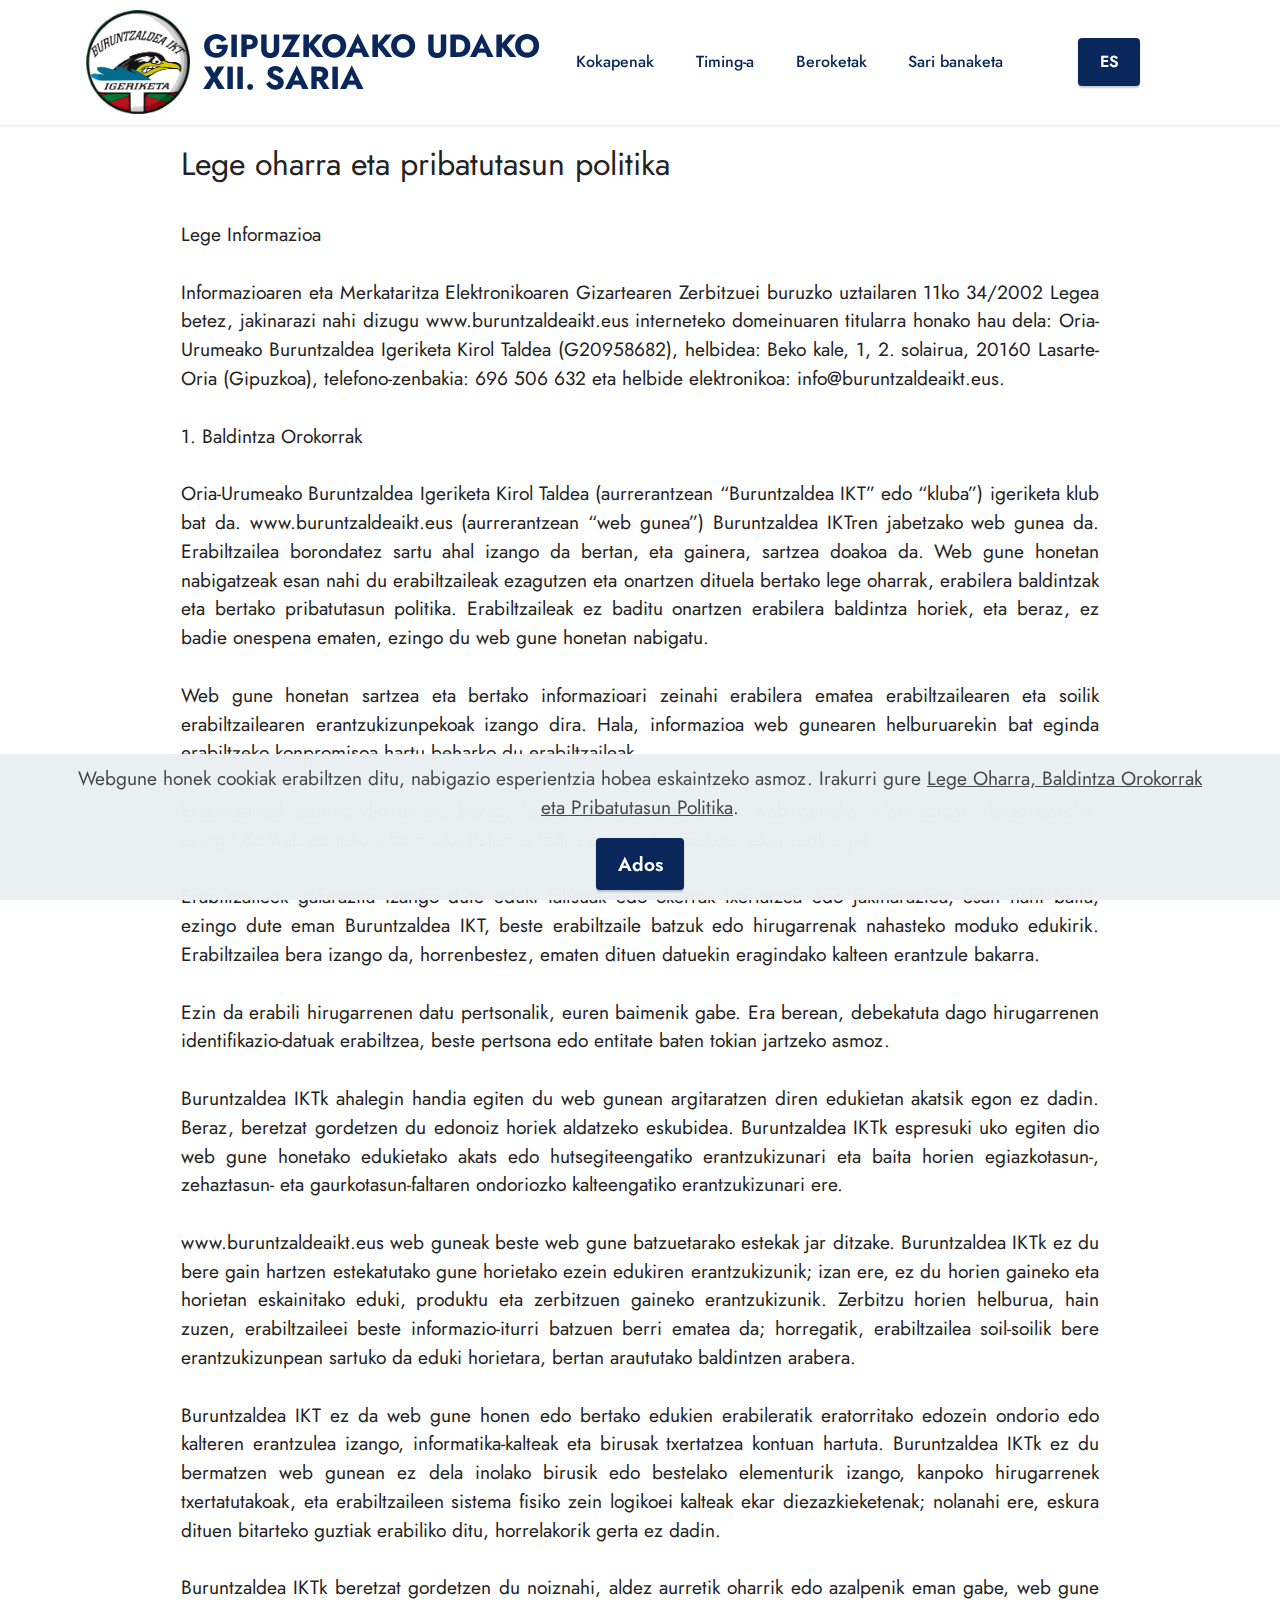
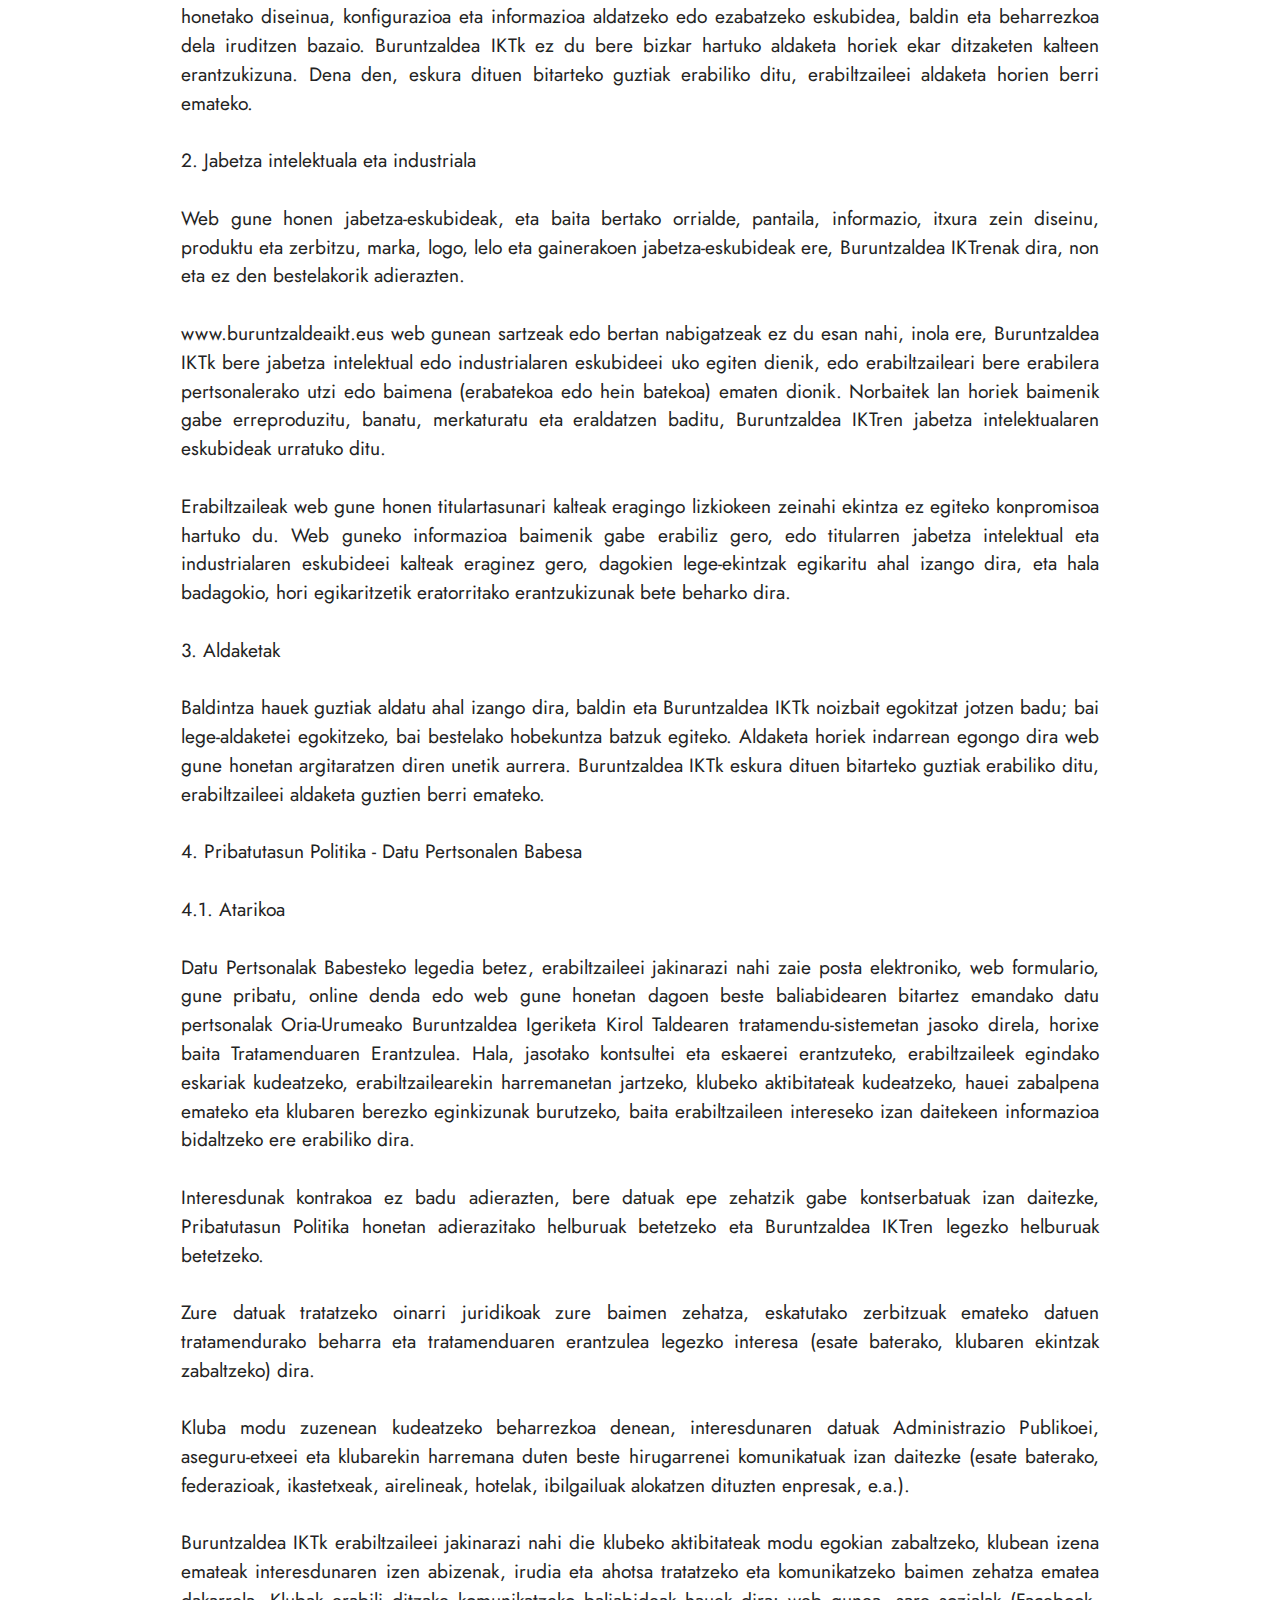
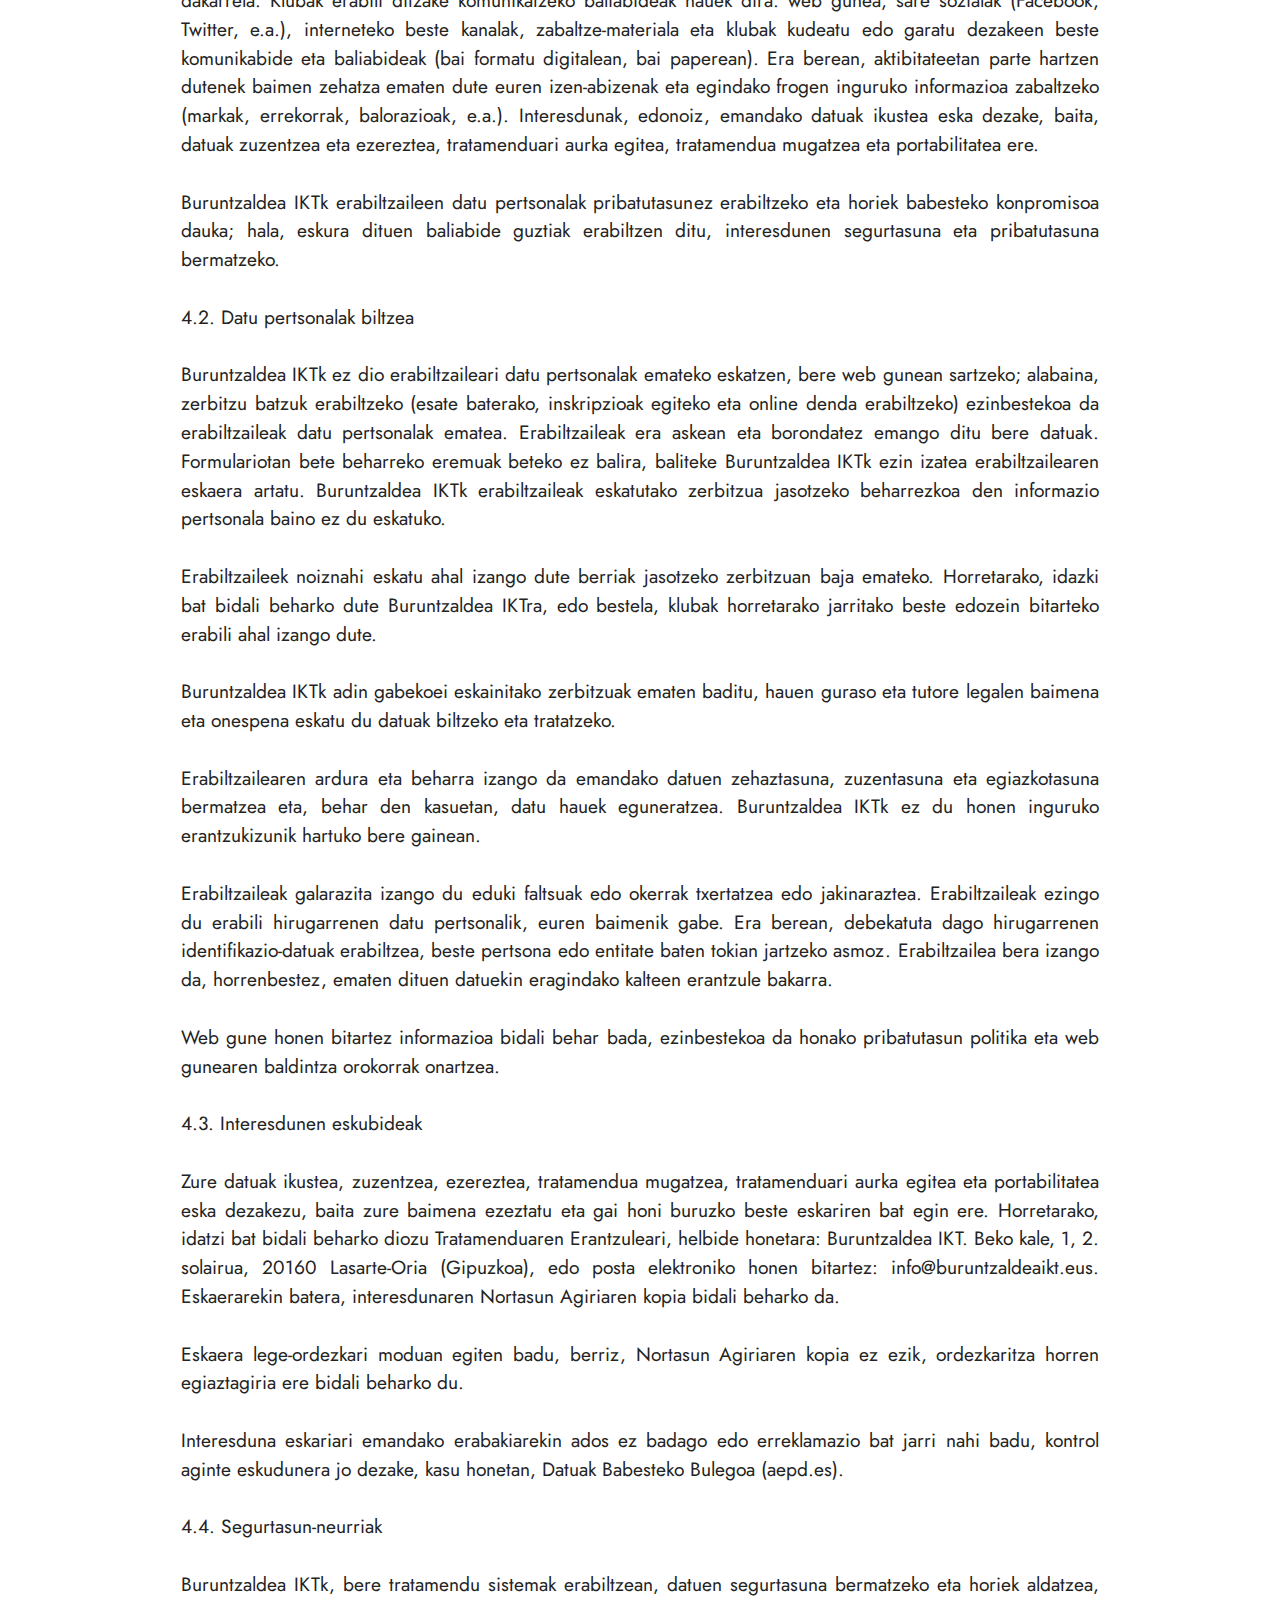
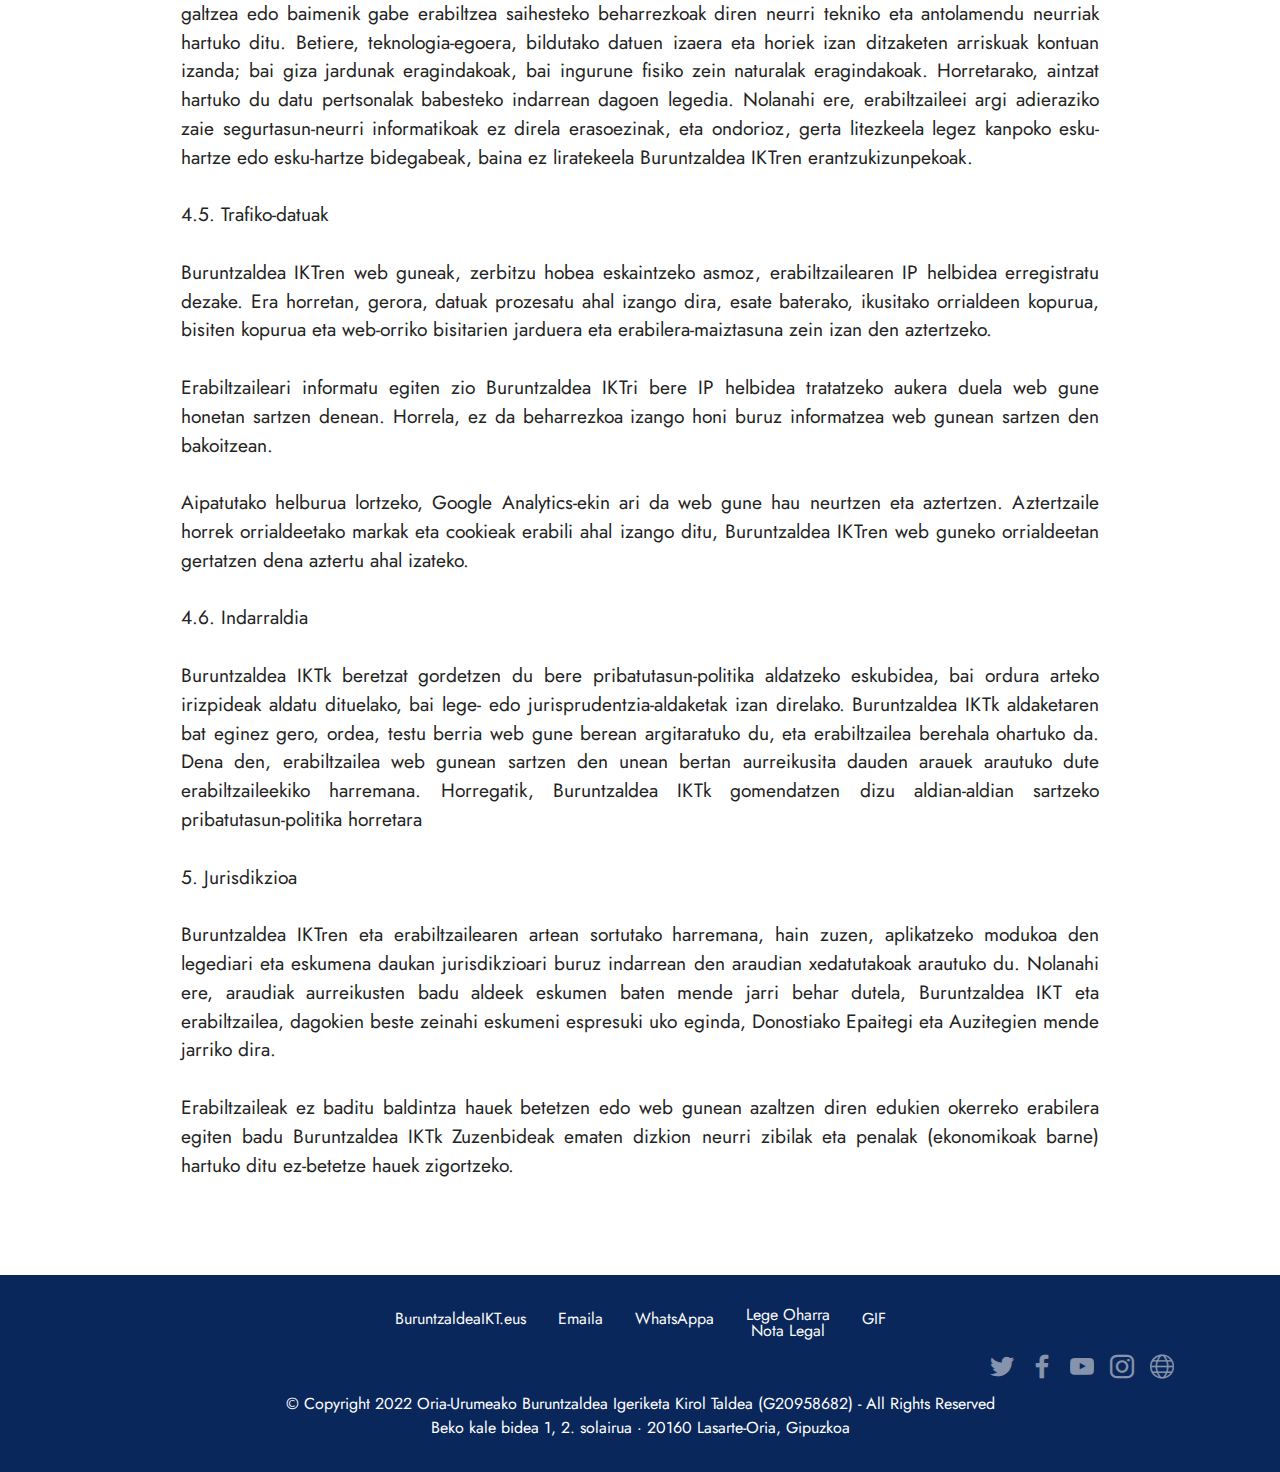
<file: lege-oharra.html>
<!DOCTYPE html>
<html lang="eu"   lang="undefined">
<head>
  
  <meta charset="UTF-8">
  <meta http-equiv="X-UA-Compatible" content="IE=edge">
  
  <meta name="twitter:card" content="summary_large_image"/>
  <meta name="twitter:image:src" content="">
  <meta property="og:image" content="">
  <meta name="twitter:title" content="Lege oharra eta Pribatutasun politika">
  <meta name="viewport" content="width=device-width, initial-scale=1, minimum-scale=1">
  <link rel="shortcut icon" href="assets/images/bikt-240x239.png" type="image/x-icon">
  <meta name="description" content="">
  
  
  <title>Lege oharra eta Pribatutasun politika</title>
  <link rel="stylesheet" href="assets/themify/css/themify-icons.css">
  <link rel="stylesheet" href="assets/bootstrap/css/bootstrap.min.css">
  <link rel="stylesheet" href="assets/bootstrap/css/bootstrap-grid.min.css">
  <link rel="stylesheet" href="assets/bootstrap/css/bootstrap-reboot.min.css">
  <link rel="stylesheet" href="assets/dropdown/css/style.css">
  <link rel="stylesheet" href="assets/socicon/css/styles.css">
  <link rel="stylesheet" href="assets/theme/css/style.css">
  <link rel="preload" href="https://fonts.googleapis.com/css?family=Jost:100,200,300,400,500,600,700,800,900,100i,200i,300i,400i,500i,600i,700i,800i,900i&display=swap" as="style" onload="this.onload=null;this.rel='stylesheet'">
  <noscript><link rel="stylesheet" href="https://fonts.googleapis.com/css?family=Jost:100,200,300,400,500,600,700,800,900,100i,200i,300i,400i,500i,600i,700i,800i,900i&display=swap"></noscript>
  <link rel="preload" as="style" href="assets/mobirise/css/mbr-additional.css"><link rel="stylesheet" href="assets/mobirise/css/mbr-additional.css" type="text/css">
  
  
  <!-- Global site tag (gtag.js) - Google Analytics -->
<script async src="https://www.googletagmanager.com/gtag/js?id=G-78MQBGNQBH"></script>
<script>
  window.dataLayer = window.dataLayer || [];
  function gtag(){dataLayer.push(arguments);}
  gtag('js', new Date());

  gtag('config', 'G-78MQBGNQBH');
</script>

  
</head>
<body>
  
  <section data-bs-version="5.1" class="menu menu2 cid-t71Qyt0cx3" once="menu" id="menu2-2w">
    
    <nav class="navbar navbar-dropdown navbar-fixed-top navbar-expand-lg">
        <div class="container">
            <div class="navbar-brand">
                <span class="navbar-logo">
                    <a href="index.html">
                        <img src="assets/images/bikt-240x239.png" alt="Mobirise Website Builder" style="height: 6.5rem;">
                    </a>
                </span>
                <span class="navbar-caption-wrap"><a class="navbar-caption text-primary display-5" href="index.html">GIPUZKOAKO UDAKO<br>XII. SARIA</a></span>
            </div>
            <button class="navbar-toggler" type="button" data-toggle="collapse" data-bs-toggle="collapse" data-target="#navbarSupportedContent" data-bs-target="#navbarSupportedContent" aria-controls="navbarNavAltMarkup" aria-expanded="false" aria-label="Toggle navigation">
                <div class="hamburger">
                    <span></span>
                    <span></span>
                    <span></span>
                    <span></span>
                </div>
            </button>
            <div class="collapse navbar-collapse" id="navbarSupportedContent">
                <ul class="navbar-nav nav-dropdown" data-app-modern-menu="true"><li class="nav-item"><a class="nav-link link text-primary display-4" href="index.html#kokapenak">Kokapenak</a></li>
                    <li class="nav-item"><a class="nav-link link text-primary display-4" href="index.html#timing-a">Timing-a</a></li>
                    <li class="nav-item"><a class="nav-link link text-primary display-4" href="index.html#beroketak">Beroketak</a>
                    </li><li class="nav-item"><a class="nav-link link text-primary display-4" href="index.html#sariak">Sari banaketa</a></li></ul>
                
                <div class="navbar-buttons mbr-section-btn"><a class="btn btn-primary display-4" href="esp.html">ES</a></div>
            </div>
        </div>
    </nav>
</section>

<section data-bs-version="5.1" class="content5 cid-si3OtcL0jK" id="content5-t">
    
    <div class="container">
        <div class="row justify-content-center">
            <div class="col-md-12 col-lg-10">
                
                <h4 class="mbr-section-subtitle mbr-fonts-style mb-4 display-5">
                    Lege oharra eta pribatutasun politika</h4>
                <p class="mbr-text mbr-fonts-style display-7">Lege Informazioa
<br>
<br>Informazioaren eta Merkataritza Elektronikoaren Gizartearen Zerbitzuei buruzko uztailaren 11ko 34/2002 Legea betez, jakinarazi nahi dizugu www.buruntzaldeaikt.eus interneteko domeinuaren titularra honako hau dela: Oria-Urumeako Buruntzaldea Igeriketa Kirol Taldea (G20958682), helbidea: Beko kale, 1, 2. solairua, 20160 Lasarte-Oria (Gipuzkoa), telefono-zenbakia: 696 506 632 eta helbide elektronikoa: info@buruntzaldeaikt.eus.  
<br>
<br>1. Baldintza Orokorrak  
<br>
<br>Oria-Urumeako Buruntzaldea Igeriketa Kirol Taldea (aurrerantzean “Buruntzaldea IKT” edo “kluba”) igeriketa klub bat da. www.buruntzaldeaikt.eus (aurrerantzean “web gunea”) Buruntzaldea IKTren jabetzako web gunea da. Erabiltzailea borondatez sartu ahal izango da bertan, eta gainera, sartzea doakoa da. Web gune honetan nabigatzeak esan nahi du erabiltzaileak ezagutzen eta onartzen dituela bertako lege oharrak, erabilera baldintzak eta bertako pribatutasun politika. Erabiltzaileak ez baditu onartzen erabilera baldintza horiek, eta beraz, ez badie onespena ematen, ezingo du web gune honetan nabigatu.  
<br>
<br>Web gune honetan sartzea eta bertako informazioari zeinahi erabilera ematea erabiltzailearen eta soilik erabiltzailearen erantzukizunpekoak izango dira. Hala, informazioa web gunearen helburuarekin bat eginda erabiltzeko konpromisoa hartu beharko du erabiltzaileak.  
<br>
<br>Erabiltzaileak ezingo dio eman, beraz, legez kontrako erabilerarik web guneko informazioari. Bide beretik, ezingo du web guneko informatika-sistemei kaltea eragin diezaiekeen ekintzarik egin.  
<br>
<br>Erabiltzaileek galarazita izango dute eduki faltsuak edo okerrak txertatzea edo jakinaraztea; esan nahi baita, ezingo dute eman Buruntzaldea IKT, beste erabiltzaile batzuk edo hirugarrenak nahasteko moduko edukirik. Erabiltzailea bera izango da, horrenbestez, ematen dituen datuekin eragindako kalteen erantzule bakarra.  
<br>
<br>Ezin da erabili hirugarrenen datu pertsonalik, euren baimenik gabe. Era berean, debekatuta dago hirugarrenen identifikazio-datuak erabiltzea, beste pertsona edo entitate baten tokian jartzeko asmoz.  
<br>
<br>Buruntzaldea IKTk ahalegin handia egiten du web gunean argitaratzen diren edukietan akatsik egon ez dadin. Beraz, beretzat gordetzen du edonoiz horiek aldatzeko eskubidea. Buruntzaldea IKTk espresuki uko egiten dio web gune honetako edukietako akats edo hutsegiteengatiko erantzukizunari eta baita horien egiazkotasun-, zehaztasun- eta gaurkotasun-faltaren ondoriozko kalteengatiko erantzukizunari ere.  
<br>
<br>www.buruntzaldeaikt.eus web guneak beste web gune batzuetarako estekak jar ditzake. Buruntzaldea IKTk ez du bere gain hartzen estekatutako gune horietako ezein edukiren erantzukizunik; izan ere, ez du horien gaineko eta horietan eskainitako eduki, produktu eta zerbitzuen gaineko erantzukizunik. Zerbitzu horien helburua, hain zuzen, erabiltzaileei beste informazio-iturri batzuen berri ematea da; horregatik, erabiltzailea soil-soilik bere erantzukizunpean sartuko da eduki horietara, bertan araututako baldintzen arabera.  
<br>
<br>Buruntzaldea IKT ez da web gune honen edo bertako edukien erabileratik eratorritako edozein ondorio edo kalteren erantzulea izango, informatika-kalteak eta birusak txertatzea kontuan hartuta. Buruntzaldea IKTk ez du bermatzen web gunean ez dela inolako birusik edo bestelako elementurik izango, kanpoko hirugarrenek txertatutakoak, eta erabiltzaileen sistema fisiko zein logikoei kalteak ekar diezazkieketenak; nolanahi ere, eskura dituen bitarteko guztiak erabiliko ditu, horrelakorik gerta ez dadin.  
<br>
<br>Buruntzaldea IKTk beretzat gordetzen du noiznahi, aldez aurretik oharrik edo azalpenik eman gabe, web gune honetako diseinua, konfigurazioa eta informazioa aldatzeko edo ezabatzeko eskubidea, baldin eta beharrezkoa dela iruditzen bazaio. Buruntzaldea IKTk ez du bere bizkar hartuko aldaketa horiek ekar ditzaketen kalteen erantzukizuna. Dena den, eskura dituen bitarteko guztiak erabiliko ditu, erabiltzaileei aldaketa horien berri emateko.  
<br>
<br>2. Jabetza intelektuala eta industriala  
<br>
<br>Web gune honen jabetza-eskubideak, eta baita bertako orrialde, pantaila, informazio, itxura zein diseinu, produktu eta zerbitzu, marka, logo, lelo eta gainerakoen jabetza-eskubideak ere, Buruntzaldea IKTrenak dira, non eta ez den bestelakorik adierazten.  
<br>
<br>www.buruntzaldeaikt.eus web gunean sartzeak edo bertan nabigatzeak ez du esan nahi, inola ere, Buruntzaldea IKTk bere jabetza intelektual edo industrialaren eskubideei uko egiten dienik, edo erabiltzaileari bere erabilera pertsonalerako utzi edo baimena (erabatekoa edo hein batekoa) ematen dionik. Norbaitek lan horiek baimenik gabe erreproduzitu, banatu, merkaturatu eta eraldatzen baditu, Buruntzaldea IKTren jabetza intelektualaren eskubideak urratuko ditu.  
<br>
<br>Erabiltzaileak web gune honen titulartasunari kalteak eragingo lizkiokeen zeinahi ekintza ez egiteko konpromisoa hartuko du. Web guneko informazioa baimenik gabe erabiliz gero, edo titularren jabetza intelektual eta industrialaren eskubideei kalteak eraginez gero, dagokien lege-ekintzak egikaritu ahal izango dira, eta hala badagokio, hori egikaritzetik eratorritako erantzukizunak bete beharko dira.  
<br>
<br>3. Aldaketak  
<br>
<br>Baldintza hauek guztiak aldatu ahal izango dira, baldin eta Buruntzaldea IKTk noizbait egokitzat jotzen badu; bai lege-aldaketei egokitzeko, bai bestelako hobekuntza batzuk egiteko. Aldaketa horiek indarrean egongo dira web gune honetan argitaratzen diren unetik aurrera. Buruntzaldea IKTk eskura dituen bitarteko guztiak erabiliko ditu, erabiltzaileei aldaketa guztien berri emateko.  
<br>
<br>4. Pribatutasun Politika - Datu Pertsonalen Babesa  
<br>
<br>4.1. Atarikoa  
<br>
<br>Datu Pertsonalak Babesteko legedia betez, erabiltzaileei jakinarazi nahi zaie posta elektroniko, web formulario, gune pribatu, online denda edo web gune honetan dagoen beste baliabidearen bitartez emandako datu pertsonalak Oria-Urumeako Buruntzaldea Igeriketa Kirol Taldearen tratamendu-sistemetan jasoko direla, horixe baita Tratamenduaren Erantzulea. Hala, jasotako kontsultei eta eskaerei erantzuteko, erabiltzaileek egindako eskariak kudeatzeko, erabiltzailearekin harremanetan jartzeko, klubeko aktibitateak kudeatzeko, hauei zabalpena emateko eta klubaren berezko eginkizunak burutzeko, baita erabiltzaileen intereseko izan daitekeen informazioa bidaltzeko ere erabiliko dira.   
<br>
<br>Interesdunak kontrakoa ez badu adierazten, bere datuak epe zehatzik gabe kontserbatuak izan daitezke, Pribatutasun Politika honetan adierazitako helburuak betetzeko eta Buruntzaldea IKTren legezko helburuak betetzeko.  
<br>
<br>Zure datuak tratatzeko oinarri juridikoak zure baimen zehatza, eskatutako zerbitzuak emateko datuen tratamendurako beharra eta tratamenduaren erantzulea legezko interesa (esate baterako, klubaren ekintzak zabaltzeko) dira.   
<br>
<br>Kluba modu zuzenean kudeatzeko beharrezkoa denean, interesdunaren datuak Administrazio Publikoei, aseguru-etxeei eta klubarekin harremana duten beste hirugarrenei komunikatuak izan daitezke (esate baterako, federazioak, ikastetxeak, airelineak, hotelak, ibilgailuak alokatzen dituzten enpresak, e.a.).  
<br>
<br>Buruntzaldea IKTk erabiltzaileei jakinarazi nahi die klubeko aktibitateak modu egokian zabaltzeko, klubean izena emateak interesdunaren izen abizenak, irudia eta ahotsa tratatzeko eta komunikatzeko baimen zehatza ematea dakarrela. Klubak erabili ditzake komunikatzeko baliabideak hauek dira: web gunea, sare sozialak (Facebook, Twitter, e.a.), interneteko beste kanalak, zabaltze-materiala eta klubak kudeatu edo garatu dezakeen beste komunikabide eta baliabideak (bai formatu digitalean, bai paperean). Era berean, aktibitateetan parte hartzen dutenek baimen zehatza ematen dute euren izen-abizenak eta egindako frogen inguruko informazioa zabaltzeko (markak, errekorrak, balorazioak, e.a.). Interesdunak, edonoiz, emandako datuak ikustea eska dezake, baita, datuak zuzentzea eta ezereztea, tratamenduari aurka egitea, tratamendua mugatzea eta portabilitatea ere.  
<br>
<br>Buruntzaldea IKTk erabiltzaileen datu pertsonalak pribatutasunez erabiltzeko eta horiek babesteko konpromisoa dauka; hala, eskura dituen baliabide guztiak erabiltzen ditu, interesdunen segurtasuna eta pribatutasuna bermatzeko.  
<br>
<br>4.2. Datu pertsonalak biltzea  
<br>
<br>Buruntzaldea IKTk ez dio erabiltzaileari datu pertsonalak emateko eskatzen, bere web gunean sartzeko; alabaina, zerbitzu batzuk erabiltzeko (esate baterako, inskripzioak egiteko eta online denda erabiltzeko) ezinbestekoa da erabiltzaileak datu pertsonalak ematea. Erabiltzaileak era askean eta borondatez emango ditu bere datuak. Formulariotan bete beharreko eremuak beteko ez balira, baliteke Buruntzaldea IKTk ezin izatea erabiltzailearen eskaera artatu. Buruntzaldea IKTk erabiltzaileak eskatutako zerbitzua jasotzeko beharrezkoa den informazio pertsonala baino ez du eskatuko.  
<br>
<br>Erabiltzaileek noiznahi eskatu ahal izango dute berriak jasotzeko zerbitzuan baja emateko. Horretarako, idazki bat bidali beharko dute Buruntzaldea IKTra, edo bestela, klubak horretarako jarritako beste edozein bitarteko erabili ahal izango dute.  
<br>
<br>Buruntzaldea IKTk adin gabekoei eskainitako zerbitzuak ematen baditu, hauen guraso eta tutore legalen baimena eta onespena eskatu du datuak biltzeko eta tratatzeko.  
<br>
<br>Erabiltzailearen ardura eta beharra izango da emandako datuen zehaztasuna, zuzentasuna eta egiazkotasuna bermatzea eta, behar den kasuetan, datu hauek eguneratzea. Buruntzaldea IKTk ez du honen inguruko erantzukizunik hartuko bere gainean.  
<br>
<br>Erabiltzaileak galarazita izango du eduki faltsuak edo okerrak txertatzea edo jakinaraztea. Erabiltzaileak ezingo du erabili hirugarrenen datu pertsonalik, euren baimenik gabe. Era berean, debekatuta dago hirugarrenen identifikazio-datuak erabiltzea, beste pertsona edo entitate baten tokian jartzeko asmoz. Erabiltzailea bera izango da, horrenbestez, ematen dituen datuekin eragindako kalteen erantzule bakarra.  
<br>
<br>Web gune honen bitartez informazioa bidali behar bada, ezinbestekoa da honako pribatutasun politika eta web gunearen baldintza orokorrak onartzea.  
<br>
<br>4.3. Interesdunen eskubideak  
<br>
<br>Zure datuak ikustea, zuzentzea, ezereztea, tratamendua mugatzea, tratamenduari aurka egitea eta portabilitatea eska dezakezu, baita zure baimena ezeztatu eta gai honi buruzko beste eskariren bat egin ere. Horretarako, idatzi bat bidali beharko diozu Tratamenduaren Erantzuleari, helbide honetara: Buruntzaldea IKT. Beko kale, 1, 2. solairua, 20160 Lasarte-Oria (Gipuzkoa), edo posta elektroniko honen bitartez: info@buruntzaldeaikt.eus. Eskaerarekin batera, interesdunaren Nortasun Agiriaren kopia bidali beharko da.   
<br>
<br>Eskaera lege-ordezkari moduan egiten badu, berriz, Nortasun Agiriaren kopia ez ezik, ordezkaritza horren egiaztagiria ere bidali beharko du.  
<br>
<br>Interesduna eskariari emandako erabakiarekin ados ez badago edo erreklamazio bat jarri nahi badu, kontrol aginte eskudunera jo dezake, kasu honetan, Datuak Babesteko Bulegoa (aepd.es). 
<br>
<br>4.4. Segurtasun-neurriak  
<br>
<br>Buruntzaldea IKTk, bere tratamendu sistemak erabiltzean, datuen segurtasuna bermatzeko eta horiek aldatzea, galtzea edo baimenik gabe erabiltzea saihesteko beharrezkoak diren neurri tekniko eta antolamendu neurriak hartuko ditu. Betiere, teknologia-egoera, bildutako datuen izaera eta horiek izan ditzaketen arriskuak kontuan izanda; bai giza jardunak eragindakoak, bai ingurune fisiko zein naturalak eragindakoak. Horretarako, aintzat hartuko du datu pertsonalak babesteko indarrean dagoen legedia. Nolanahi ere, erabiltzaileei argi adieraziko zaie segurtasun-neurri informatikoak ez direla erasoezinak, eta ondorioz, gerta litezkeela legez kanpoko esku-hartze edo esku-hartze bidegabeak, baina ez liratekeela Buruntzaldea IKTren erantzukizunpekoak.  
<br>
<br>4.5. Trafiko-datuak  
<br>
<br>Buruntzaldea IKTren web guneak, zerbitzu hobea eskaintzeko asmoz, erabiltzailearen IP helbidea erregistratu dezake. Era horretan, gerora, datuak prozesatu ahal izango dira, esate baterako, ikusitako orrialdeen kopurua, bisiten kopurua eta web-orriko bisitarien jarduera eta erabilera-maiztasuna zein izan den aztertzeko.  
<br>
<br>Erabiltzaileari informatu egiten zio Buruntzaldea IKTri bere IP helbidea tratatzeko aukera duela web gune honetan sartzen denean. Horrela, ez da beharrezkoa izango honi buruz informatzea web gunean sartzen den bakoitzean.  
<br>
<br>Aipatutako helburua lortzeko, Google Analytics-ekin ari da web gune hau neurtzen eta aztertzen. Aztertzaile horrek orrialdeetako markak eta cookieak erabili ahal izango ditu, Buruntzaldea IKTren web guneko orrialdeetan gertatzen dena aztertu ahal izateko.  
<br>
<br>4.6. Indarraldia  
<br>
<br>Buruntzaldea IKTk beretzat gordetzen du bere pribatutasun-politika aldatzeko eskubidea, bai ordura arteko irizpideak aldatu dituelako, bai lege- edo jurisprudentzia-aldaketak izan direlako. Buruntzaldea IKTk aldaketaren bat eginez gero, ordea, testu berria web gune berean argitaratuko du, eta erabiltzailea berehala ohartuko da. Dena den, erabiltzailea web gunean sartzen den unean bertan aurreikusita dauden arauek arautuko dute erabiltzaileekiko harremana. Horregatik, Buruntzaldea IKTk gomendatzen dizu aldian-aldian sartzeko pribatutasun-politika horretara  
<br>
<br>5. Jurisdikzioa  
<br>
<br>Buruntzaldea IKTren eta erabiltzailearen artean sortutako harremana, hain zuzen, aplikatzeko modukoa den legediari eta eskumena daukan jurisdikzioari buruz indarrean den araudian xedatutakoak arautuko du. Nolanahi ere, araudiak aurreikusten badu aldeek eskumen baten mende jarri behar dutela, Buruntzaldea IKT eta erabiltzailea, dagokien beste zeinahi eskumeni espresuki uko eginda, Donostiako Epaitegi eta Auzitegien mende jarriko dira.  
<br>
<br>Erabiltzaileak ez baditu baldintza hauek betetzen edo web gunean azaltzen diren edukien okerreko erabilera egiten badu Buruntzaldea IKTk Zuzenbideak ematen dizkion neurri zibilak eta penalak (ekonomikoak barne) hartuko ditu ez-betetze hauek zigortzeko.&nbsp;</p>
            </div>
        </div>
    </div>
</section>

<section data-bs-version="5.1" class="footer3 cid-sinIDLgVOP" once="footers" id="footer3-1e">

    

    

    <div class="container">
        <div class="media-container-row align-center mbr-white">
            <div class="row row-links">
                <ul class="foot-menu">
                    
                    
                    
                    
                    
                <li class="foot-menu-item mbr-fonts-style display-4"><a href="https://buruntzaldeaikt.eus" class="text-white" target="_blank">BuruntzaldeaIKT.eus</a></li><li class="foot-menu-item mbr-fonts-style display-4">
                        <a href="mailto:info@buruntzaldeaikt.eus" class="text-white">Emaila</a></li><li class="foot-menu-item mbr-fonts-style display-4"><a href="https://wa.me/34696506632" class="text-white">WhatsApp</a>a</li><li class="foot-menu-item mbr-fonts-style display-4"><p><span style="font-size: 1rem;"><a href="lege-oharra.html" class="text-white">Lege Oharra</a></span><br></p><p><a href="nota-legal.html" class="text-white text-primary">Nota Legal</a></p></li><li class="foot-menu-item mbr-fonts-style display-4"><a href="https://gif.eus/index.php/eu/" class="text-white" target="_blank">GIF</a></li></ul>
            </div>
            <div class="row social-row">
                <div class="social-list align-right pb-2">
                    
                    
                    
                    
                    
                    
                <div class="soc-item">
                        <a href="https://twitter.com/buruntzaldeaikt" target="_blank">
                            <span class="mbr-iconfont mbr-iconfont-social socicon-twitter socicon"></span>
                        </a>
                    </div><div class="soc-item">
                        <a href="https://www.facebook.com/buruntzaldeaikt" target="_blank">
                            <span class="mbr-iconfont mbr-iconfont-social socicon-facebook socicon"></span>
                        </a>
                    </div><div class="soc-item">
                        <a href="https://www.youtube.com/c/buruntzaldeaikteus" target="_blank">
                            <span class="mbr-iconfont mbr-iconfont-social socicon-youtube socicon"></span>
                        </a>
                    </div><div class="soc-item">
                        <a href="https://instagram.com/buruntzaldeaikt" target="_blank">
                            <span class="mbr-iconfont mbr-iconfont-social socicon-instagram socicon"></span>
                        </a>
                    </div><div class="soc-item">
                        <a href="https://www.buruntzaldeaikt.eus/" target="_blank">
                            <span class="mbr-iconfont mbr-iconfont-social ti-world"></span>
                        </a>
                    </div></div>
            </div>
            <div class="row row-copirayt">
                <p class="mbr-text mb-0 mbr-fonts-style mbr-white align-center display-4">© Copyright 2022 Oria-Urumeako Buruntzaldea Igeriketa Kirol Taldea (G20958682) - All Rights Reserved
<br>Beko kale bidea 1, 2. solairua · 20160 Lasarte-Oria, Gipuzkoa</p>
            </div>
        </div>
    </div>
</section><section><a href="https://mobiri.se"></a><a href="https://mobiri.se"></a></section><script src="assets/bootstrap/js/bootstrap.bundle.min.js"></script>  <script src="assets/web/assets/cookies-alert-plugin/cookies-alert-core.js"></script>  <script src="assets/web/assets/cookies-alert-plugin/cookies-alert-script.js"></script>  <script src="assets/smoothscroll/smooth-scroll.js"></script>  <script src="assets/ytplayer/index.js"></script>  <script src="assets/dropdown/js/navbar-dropdown.js"></script>  <script src="assets/theme/js/script.js"></script>  
  
  
<input name="cookieData" type="hidden" data-cookie-customDialogSelector='null' data-cookie-colorText='#424a4d' data-cookie-colorBg='rgba(234, 239, 241, 0.99)' data-cookie-textButton='Ados' data-cookie-colorButton='' data-cookie-colorLink='#424a4d' data-cookie-underlineLink='true' data-cookie-text="Webgune honek cookiak erabiltzen ditu, nabigazio esperientzia hobea eskaintzeko asmoz. Irakurri gure <a href='https://www.buruntzaldeaikt.eus/lege-oharra.html'>Lege Oharra, Baldintza Orokorrak eta Pribatutasun Politika</a>.">
   <div id="scrollToTop" class="scrollToTop mbr-arrow-up"><a style="text-align: center;"><i class="mbr-arrow-up-icon mbr-arrow-up-icon-cm cm-icon cm-icon-smallarrow-up"></i></a></div>
  </body>
</html>
</file>
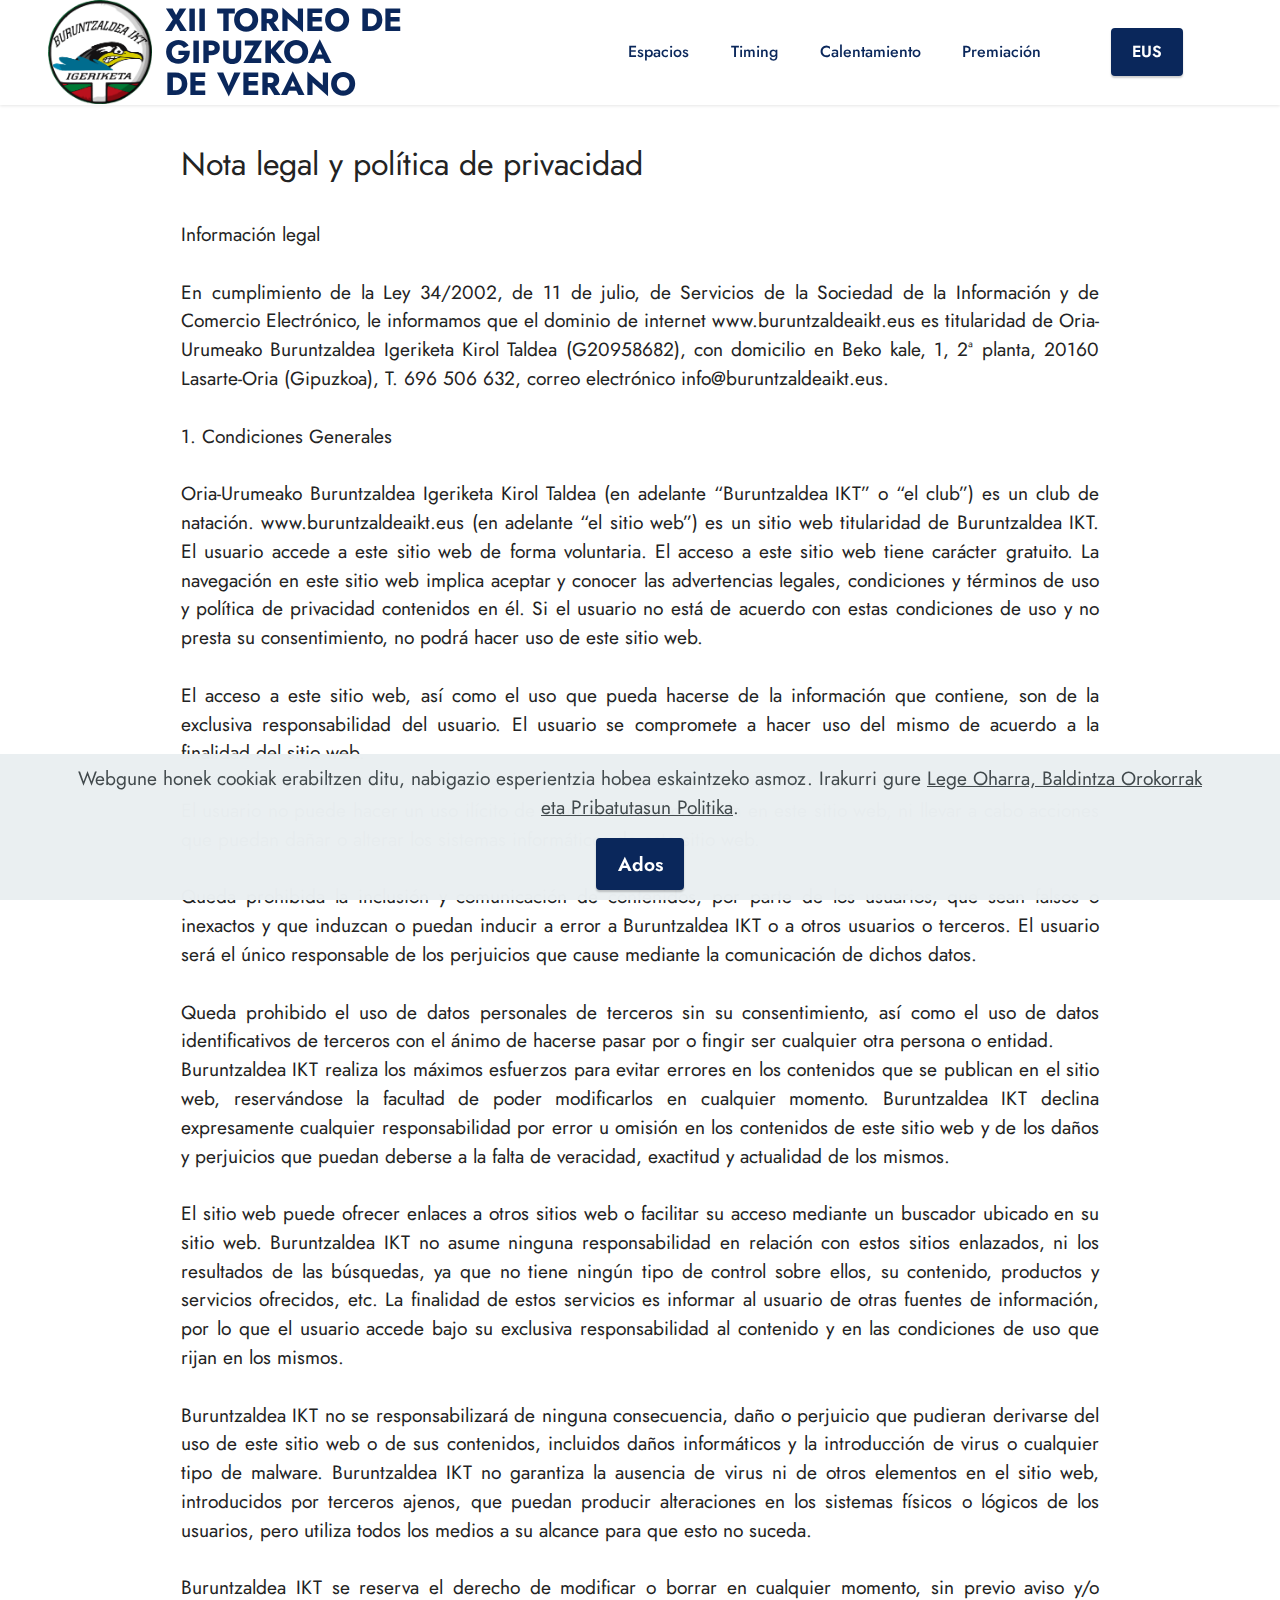
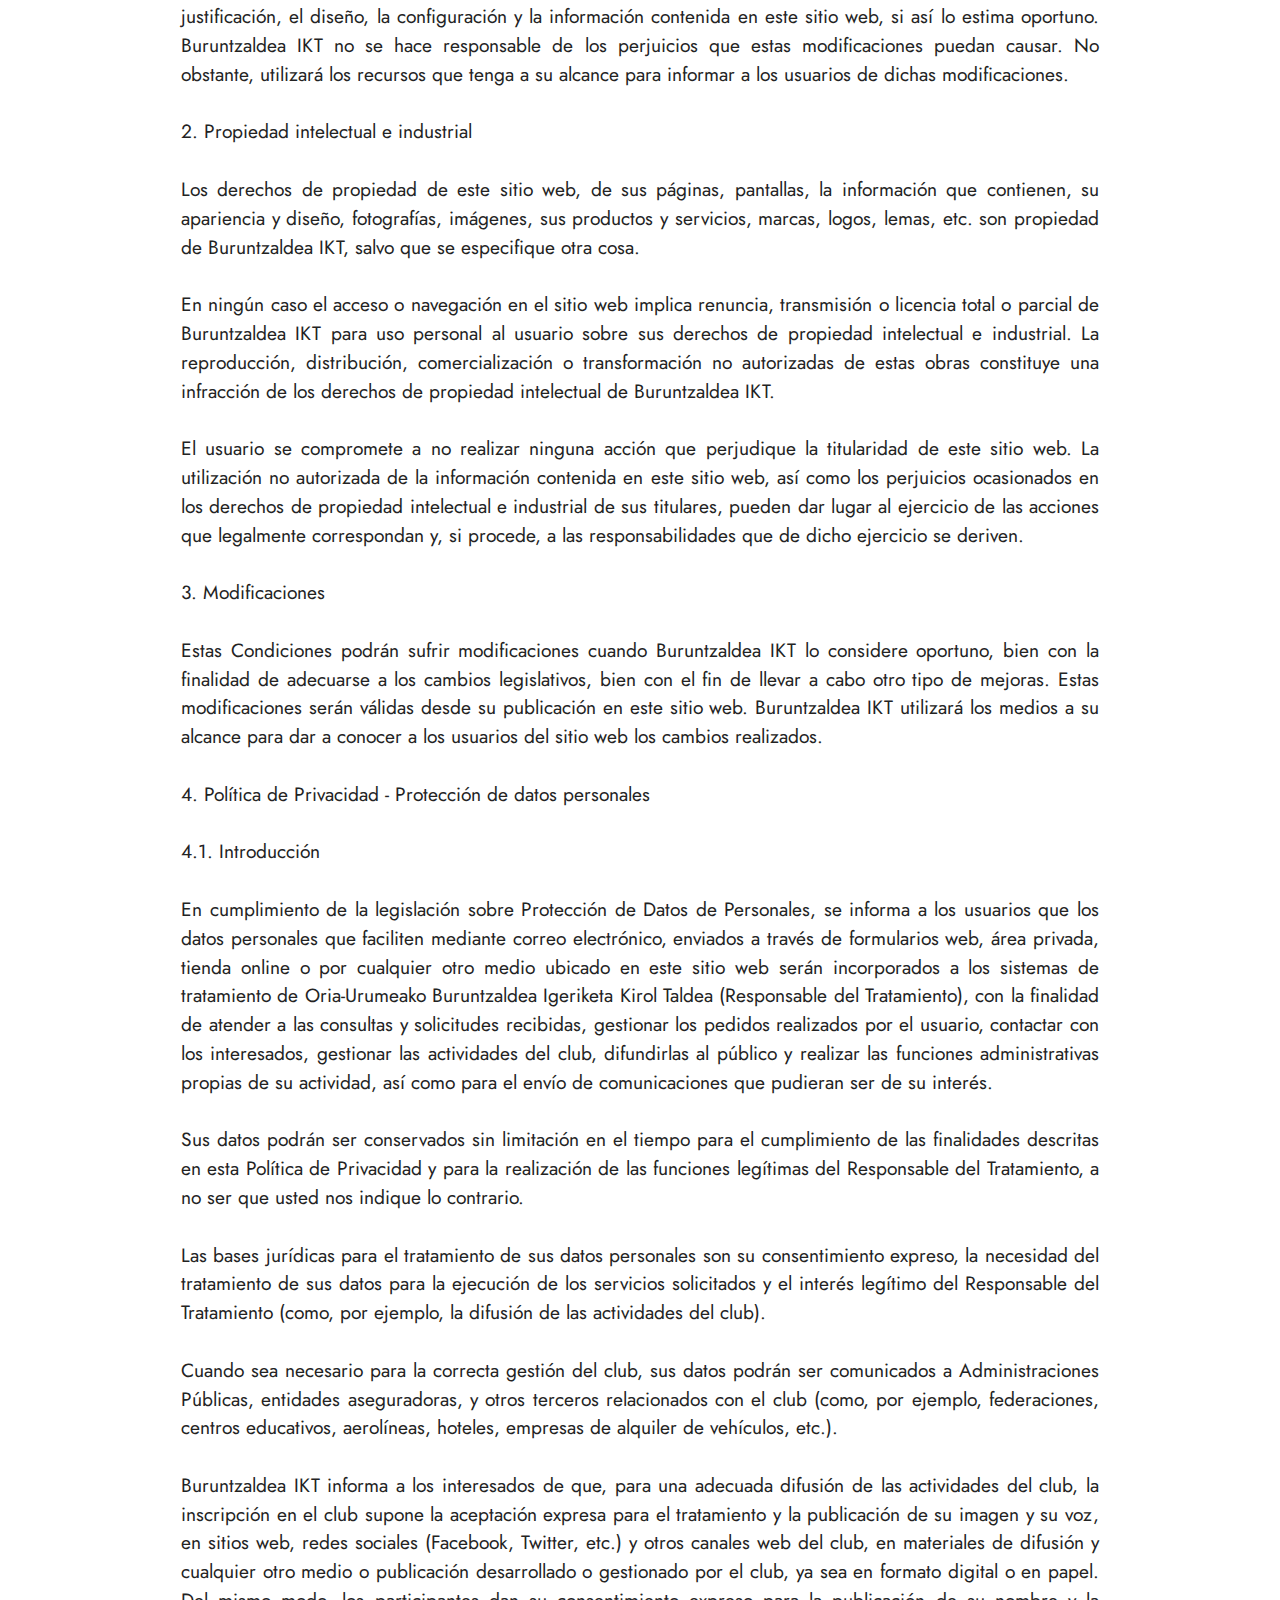
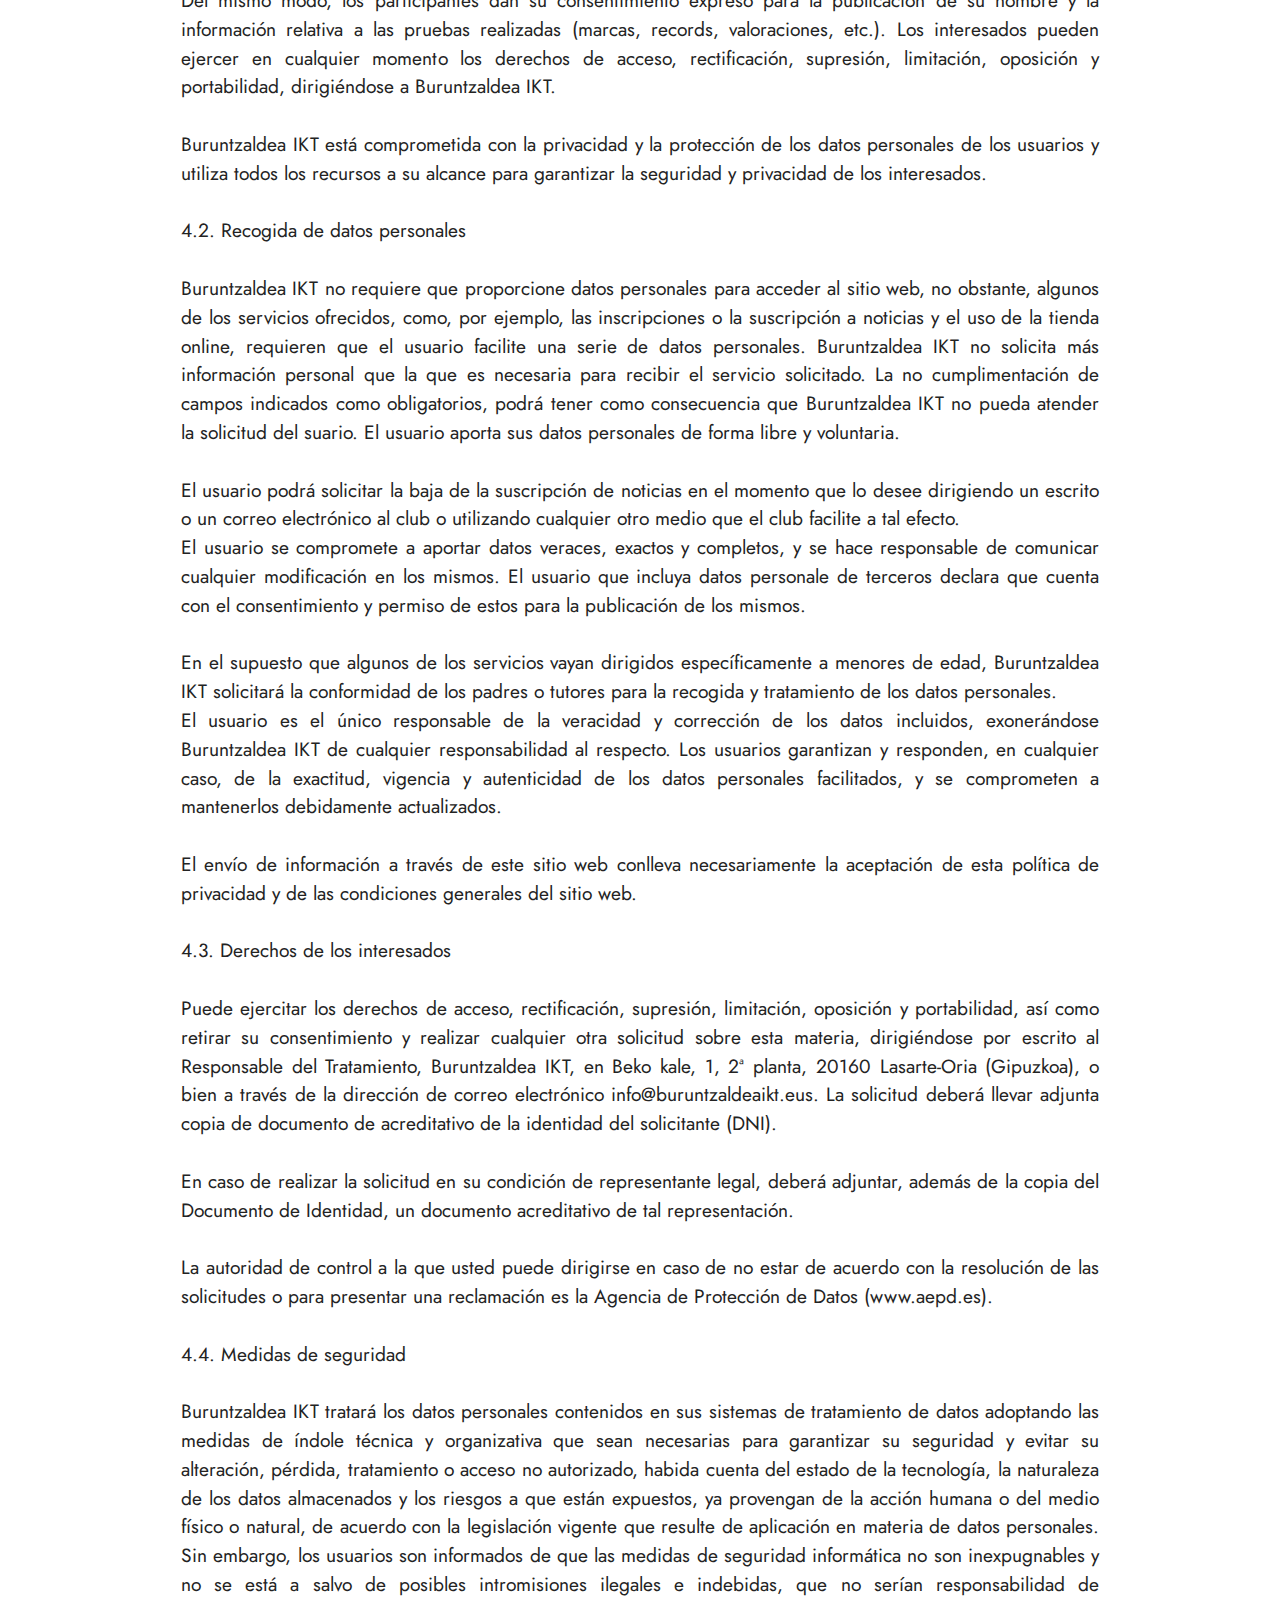
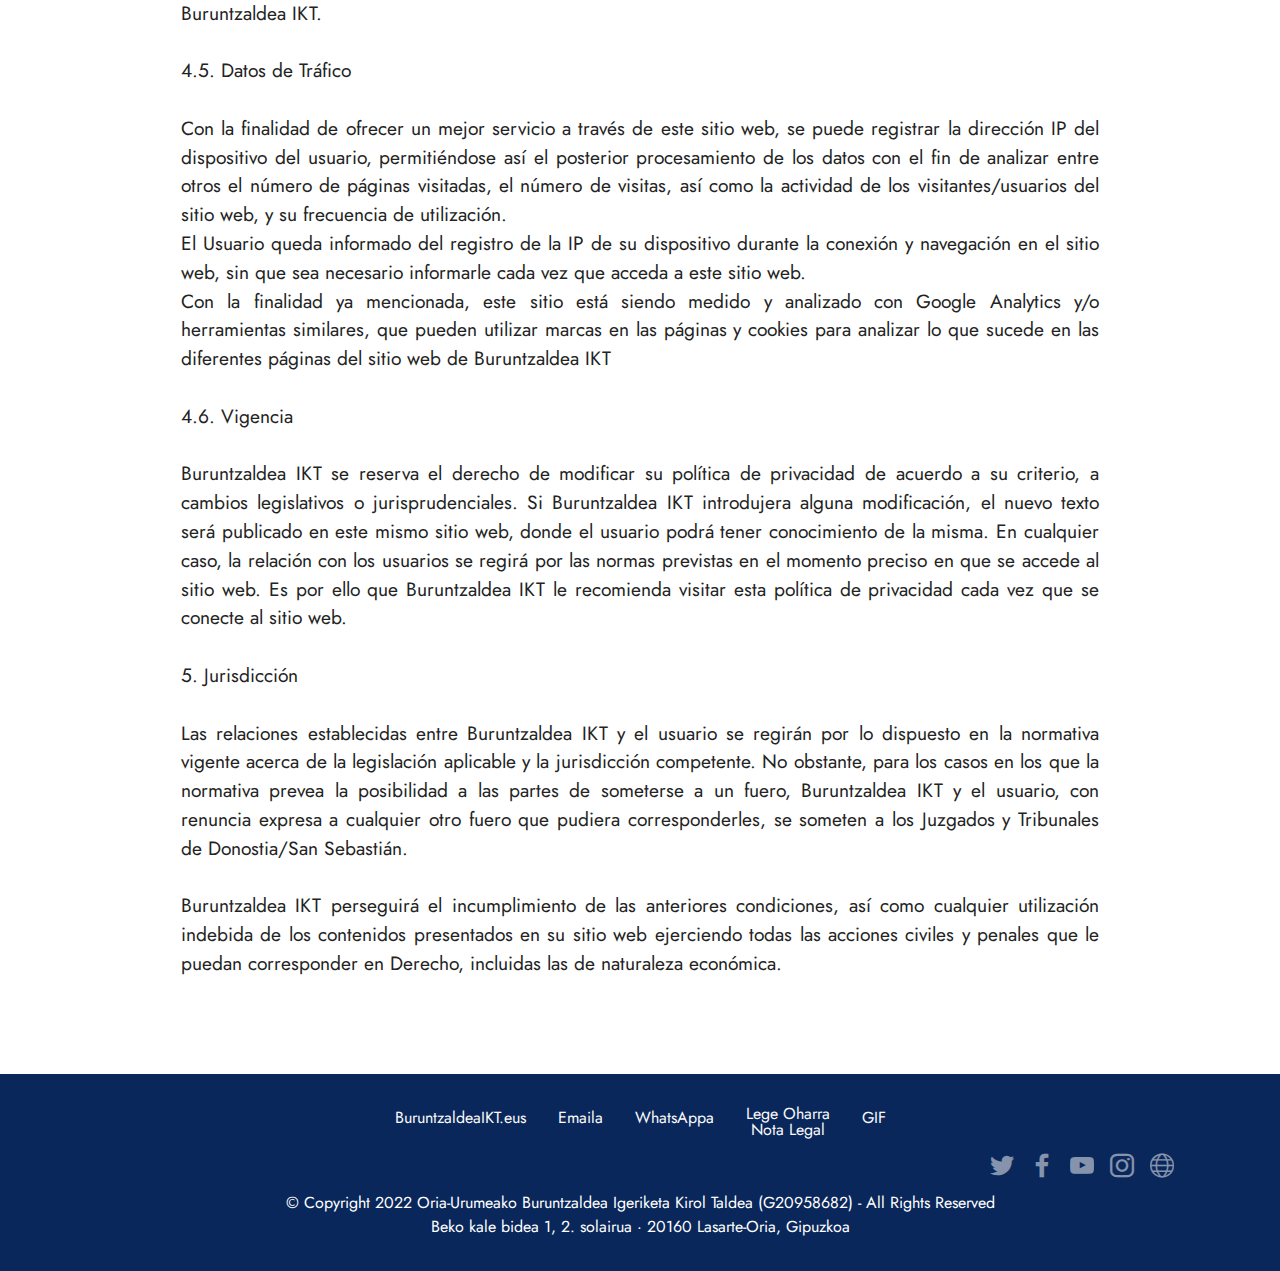
<file: nota-legal.html>
<!DOCTYPE html>
<html lang="eu"   lang="undefined">
<head>
  
  <meta charset="UTF-8">
  <meta http-equiv="X-UA-Compatible" content="IE=edge">
  
  <meta name="twitter:card" content="summary_large_image"/>
  <meta name="twitter:image:src" content="">
  <meta property="og:image" content="">
  <meta name="twitter:title" content="Nota Legal y Política de Privacidad">
  <meta name="viewport" content="width=device-width, initial-scale=1, minimum-scale=1">
  <link rel="shortcut icon" href="assets/images/bikt-240x239.png" type="image/x-icon">
  <meta name="description" content="">
  
  
  <title>Nota Legal y Política de Privacidad</title>
  <link rel="stylesheet" href="assets/themify/css/themify-icons.css">
  <link rel="stylesheet" href="assets/bootstrap/css/bootstrap.min.css">
  <link rel="stylesheet" href="assets/bootstrap/css/bootstrap-grid.min.css">
  <link rel="stylesheet" href="assets/bootstrap/css/bootstrap-reboot.min.css">
  <link rel="stylesheet" href="assets/dropdown/css/style.css">
  <link rel="stylesheet" href="assets/socicon/css/styles.css">
  <link rel="stylesheet" href="assets/theme/css/style.css">
  <link rel="preload" href="https://fonts.googleapis.com/css?family=Jost:100,200,300,400,500,600,700,800,900,100i,200i,300i,400i,500i,600i,700i,800i,900i&display=swap" as="style" onload="this.onload=null;this.rel='stylesheet'">
  <noscript><link rel="stylesheet" href="https://fonts.googleapis.com/css?family=Jost:100,200,300,400,500,600,700,800,900,100i,200i,300i,400i,500i,600i,700i,800i,900i&display=swap"></noscript>
  <link rel="preload" as="style" href="assets/mobirise/css/mbr-additional.css"><link rel="stylesheet" href="assets/mobirise/css/mbr-additional.css" type="text/css">
  
  
  <!-- Global site tag (gtag.js) - Google Analytics -->
<script async src="https://www.googletagmanager.com/gtag/js?id=G-78MQBGNQBH"></script>
<script>
  window.dataLayer = window.dataLayer || [];
  function gtag(){dataLayer.push(arguments);}
  gtag('js', new Date());

  gtag('config', 'G-78MQBGNQBH');
</script>

  
</head>
<body>
  
  <section data-bs-version="5.1" class="menu menu3 cid-t71Q75VHgD" once="menu" id="menu3-2v">
    
    <nav class="navbar navbar-dropdown navbar-fixed-top navbar-expand-lg">
        <div class="container-fluid">
            <div class="navbar-brand">
                <span class="navbar-logo">
                    <a href="esp.html">
                        <img src="assets/images/bikt-240x239.png" alt="Buruntaldea iKT" style="height: 6.5rem;">
                    </a>
                </span>
                <span class="navbar-caption-wrap"><a class="navbar-caption text-primary display-5" href="esp.html">XII TORNEO DE <br>GIPUZKOA<br>DE VERANO</a></span>
            </div>
            <button class="navbar-toggler" type="button" data-toggle="collapse" data-bs-toggle="collapse" data-target="#navbarSupportedContent" data-bs-target="#navbarSupportedContent" aria-controls="navbarNavAltMarkup" aria-expanded="false" aria-label="Toggle navigation">
                <div class="hamburger">
                    <span></span>
                    <span></span>
                    <span></span>
                    <span></span>
                </div>
            </button>
            <div class="collapse navbar-collapse" id="navbarSupportedContent">
                <ul class="navbar-nav nav-dropdown" data-app-modern-menu="true"><li class="nav-item"><a class="nav-link link text-primary display-4" href="esp.html#espacios">Espacios</a></li><li class="nav-item"><a class="nav-link link text-primary display-4" href="esp.html#timing">Timing</a></li><li class="nav-item"><a class="nav-link link text-primary display-4" href="esp.html#calentamiento">Calentamiento</a></li><li class="nav-item"><a class="nav-link link text-primary display-4" href="esp.html#premiación">Premiación</a></li></ul>
                
                <div class="navbar-buttons mbr-section-btn"><a class="btn btn-primary display-4" href="index.html">
                        EUS</a></div>
            </div>
        </div>
    </nav>
</section>

<section data-bs-version="5.1" class="content5 cid-t71PVTMZen" id="content5-2u">
    
    <div class="container">
        <div class="row justify-content-center">
            <div class="col-md-12 col-lg-10">
                
                <h4 class="mbr-section-subtitle mbr-fonts-style mb-4 display-5">Nota legal y política de privacidad</h4>
                <p class="mbr-text mbr-fonts-style display-7">Información legal<br><br>En cumplimiento de la Ley 34/2002, de 11 de julio, de Servicios de la Sociedad de la Información y de Comercio Electrónico, le informamos que el dominio de internet www.buruntzaldeaikt.eus es titularidad de Oria-Urumeako Buruntzaldea Igeriketa Kirol Taldea (G20958682), con domicilio en Beko kale, 1, 2ª planta, 20160 Lasarte-Oria (Gipuzkoa), T. 696 506 632, correo electrónico info@buruntzaldeaikt.eus.<br><br>1. Condiciones Generales<br><br>Oria-Urumeako Buruntzaldea Igeriketa Kirol Taldea (en adelante “Buruntzaldea IKT” o “el club”) es un club de natación. www.buruntzaldeaikt.eus (en adelante “el sitio web”) es un sitio web titularidad de Buruntzaldea IKT. El usuario accede a este sitio web de forma voluntaria. El acceso a este sitio web tiene carácter gratuito. La navegación en este sitio web implica aceptar y conocer las advertencias legales, condiciones y términos de uso y política de privacidad contenidos en él. Si el usuario no está de acuerdo con estas condiciones de uso y no presta su consentimiento, no podrá hacer uso de este sitio web.<br><br>El acceso a este sitio web, así como el uso que pueda hacerse de la información que contiene, son de la exclusiva responsabilidad del usuario. El usuario se compromete a hacer uso del mismo de acuerdo a la finalidad del sitio web.<br><br>El usuario no puede hacer un uso ilícito de la información contenida en este sitio web, ni llevar a cabo acciones que puedan dañar o alterar los sistemas informáticos de este sitio web.<br><br>Queda prohibida la inclusión y comunicación de contenidos, por parte de los usuarios, que sean falsos o inexactos y que induzcan o puedan inducir a error a Buruntzaldea IKT o a otros usuarios o terceros. El usuario será el único responsable de los perjuicios que cause mediante la comunicación de dichos datos.<br><br>Queda prohibido el uso de datos personales de terceros sin su consentimiento, así como el uso de datos identificativos de terceros con el ánimo de hacerse pasar por o fingir ser cualquier otra persona o entidad.  
<br>Buruntzaldea IKT realiza los máximos esfuerzos para evitar errores en los contenidos que se publican en el sitio web, reservándose la facultad de poder modificarlos en cualquier momento. Buruntzaldea IKT declina expresamente cualquier responsabilidad por error u omisión en los contenidos de este sitio web y de los daños y perjuicios que puedan deberse a la falta de veracidad, exactitud y actualidad de los mismos.<br><br>El sitio web puede ofrecer enlaces a otros sitios web o facilitar su acceso mediante un buscador ubicado en su sitio web. Buruntzaldea IKT no asume ninguna responsabilidad en relación con estos sitios enlazados, ni los resultados de las búsquedas, ya que no tiene ningún tipo de control sobre ellos, su contenido, productos y servicios ofrecidos, etc. La finalidad de estos servicios es informar al usuario de otras fuentes de información, por lo que el usuario accede bajo su exclusiva responsabilidad al contenido y en las condiciones de uso que rijan en los mismos.<br><br>Buruntzaldea IKT no se responsabilizará de ninguna consecuencia, daño o perjuicio que pudieran derivarse del uso de este sitio web o de sus contenidos, incluidos daños informáticos y la introducción de virus o cualquier tipo de malware. Buruntzaldea IKT no garantiza la ausencia de virus ni de otros elementos en el sitio web, introducidos por terceros ajenos, que puedan producir alteraciones en los sistemas físicos o lógicos de los usuarios, pero utiliza todos los medios a su alcance para que esto no suceda.<br><br>Buruntzaldea IKT se reserva el derecho de modificar o borrar en cualquier momento, sin previo aviso y/o justificación, el diseño, la configuración y la información contenida en este sitio web, si así lo estima oportuno. Buruntzaldea IKT no se hace responsable de los perjuicios que estas modificaciones puedan causar. No obstante, utilizará los recursos que tenga a su alcance para informar a los usuarios de dichas modificaciones.<br><br>2. Propiedad intelectual e industrial<br><br>Los derechos de propiedad de este sitio web, de sus páginas, pantallas, la información que contienen, su apariencia y diseño, fotografías, imágenes, sus productos y servicios, marcas, logos, lemas, etc. son propiedad de Buruntzaldea IKT, salvo que se especifique otra cosa.<br><br>En ningún caso el acceso o navegación en el sitio web implica renuncia, transmisión o licencia total o parcial de Buruntzaldea IKT para uso personal al usuario sobre sus derechos de propiedad intelectual e industrial. La reproducción, distribución, comercialización o transformación no autorizadas de estas obras constituye una infracción de los derechos de propiedad intelectual de Buruntzaldea IKT.<br><br>El usuario se compromete a no realizar ninguna acción que perjudique la titularidad de este sitio web. La utilización no autorizada de la información contenida en este sitio web, así como los perjuicios ocasionados en los derechos de propiedad intelectual e industrial de sus titulares, pueden dar lugar al ejercicio de las acciones que legalmente correspondan y, si procede, a las responsabilidades que de dicho ejercicio se deriven.<br>  
<br>3. Modificaciones<br><br>Estas Condiciones podrán sufrir modificaciones cuando Buruntzaldea IKT lo considere oportuno, bien con la finalidad de adecuarse a los cambios legislativos, bien con el fin de llevar a cabo otro tipo de mejoras. Estas modificaciones serán válidas desde su publicación en este sitio web. Buruntzaldea IKT utilizará los medios a su alcance para dar a conocer a los usuarios del sitio web los cambios realizados.<br><br>4. Política de Privacidad - Protección de datos personales <br> 
<br>4.1. Introducción <br> 
<br>En cumplimiento de la legislación sobre Protección de Datos de Personales, se informa a los usuarios que los datos personales que faciliten mediante correo electrónico, enviados a través de formularios web, área privada, tienda online o por cualquier otro medio ubicado en este sitio web serán incorporados a los sistemas de tratamiento de Oria-Urumeako Buruntzaldea Igeriketa Kirol Taldea (Responsable del Tratamiento), con la finalidad de atender a las consultas y solicitudes recibidas, gestionar los pedidos realizados por el usuario, contactar con los interesados, gestionar las actividades del club, difundirlas al público y realizar las funciones administrativas propias de su actividad, así como para el envío de comunicaciones que pudieran ser de su interés. <br> 
<br>Sus datos podrán ser conservados sin limitación en el tiempo para el cumplimiento de las finalidades descritas en esta Política de Privacidad y para la realización de las funciones legítimas del Responsable del Tratamiento, a no ser que usted nos indique lo contrario. <br> 
<br>Las bases jurídicas para el tratamiento de sus datos personales son su consentimiento expreso, la necesidad del tratamiento de sus datos para la ejecución de los servicios solicitados y el interés legítimo del Responsable del Tratamiento (como, por ejemplo, la difusión de las actividades del club). <br>  
<br>Cuando sea necesario para la correcta gestión del club, sus datos podrán ser comunicados a Administraciones Públicas, entidades aseguradoras, y otros terceros relacionados con el club (como, por ejemplo, federaciones, centros educativos, aerolíneas, hoteles, empresas de alquiler de vehículos, etc.). <br> 
<br>Buruntzaldea IKT informa a los interesados de que, para una adecuada difusión de las actividades del club, la inscripción en el club supone la aceptación expresa para el tratamiento y la publicación de su imagen y su voz, en sitios web, redes sociales (Facebook, Twitter, etc.) y otros canales web del club, en materiales de difusión y cualquier otro medio o publicación desarrollado o gestionado por el club, ya sea en formato digital o en papel. Del mismo modo, los participantes dan su consentimiento expreso para la publicación de su nombre y la información relativa a las pruebas realizadas (marcas, records, valoraciones, etc.). Los interesados pueden ejercer en cualquier momento los derechos de acceso, rectificación, supresión, limitación, oposición y portabilidad, dirigiéndose a Buruntzaldea IKT. <br> 
<br>Buruntzaldea IKT está comprometida con la privacidad y la protección de los datos personales de los usuarios y utiliza todos los recursos a su alcance para garantizar la seguridad y privacidad de los interesados. <br> 
<br>4.2. Recogida de datos personales <br> 
<br>Buruntzaldea IKT no requiere que proporcione datos personales para acceder al sitio web, no obstante, algunos de los servicios ofrecidos, como, por ejemplo, las inscripciones o la suscripción a noticias y el uso de la tienda online, requieren que el usuario facilite una serie de datos personales. Buruntzaldea IKT no solicita más información personal que la que es necesaria para recibir el servicio solicitado. La no cumplimentación de campos indicados como obligatorios, podrá tener como consecuencia que Buruntzaldea IKT no pueda atender la solicitud del suario. El usuario aporta sus datos personales de forma libre y voluntaria. <br><br>El usuario podrá solicitar la baja de la suscripción de noticias en el momento que lo desee dirigiendo un escrito o un correo electrónico al club o utilizando cualquier otro medio que el club facilite a tal efecto.  
<br>El usuario se compromete a aportar datos veraces, exactos y completos, y se hace responsable de comunicar cualquier modificación en los mismos. El usuario que incluya datos personale de terceros declara que cuenta con el consentimiento y permiso de estos para la publicación de los mismos. <br>  
<br>En el supuesto que algunos de los servicios vayan dirigidos específicamente a menores de edad, Buruntzaldea IKT solicitará la conformidad de los padres o tutores para la recogida y tratamiento de los datos personales.  
<br>El usuario es el único responsable de la veracidad y corrección de los datos incluidos, exonerándose Buruntzaldea IKT de cualquier responsabilidad al respecto. Los usuarios garantizan y responden, en cualquier caso, de la exactitud, vigencia y autenticidad de los datos personales facilitados, y se comprometen a mantenerlos debidamente actualizados. <br> 
<br>El envío de información a través de este sitio web conlleva necesariamente la aceptación de esta política de privacidad y de las condiciones generales del sitio web. <br> 
<br>4.3. Derechos de los interesados <br> 
<br>Puede ejercitar los derechos de acceso, rectificación, supresión, limitación, oposición y portabilidad, así como retirar su consentimiento y realizar cualquier otra solicitud sobre esta materia, dirigiéndose por escrito al Responsable del Tratamiento, Buruntzaldea IKT, en Beko kale, 1, 2ª planta, 20160 Lasarte-Oria (Gipuzkoa), o bien a través de la dirección de correo electrónico info@buruntzaldeaikt.eus. La solicitud deberá llevar adjunta copia de documento de acreditativo de la identidad del solicitante (DNI). <br> 
<br>En caso de realizar la solicitud en su condición de representante legal, deberá adjuntar, además de la copia del Documento de Identidad, un documento acreditativo de tal representación. <br> 
<br>La autoridad de control a la que usted puede dirigirse en caso de no estar de acuerdo con la resolución de las solicitudes o para presentar una reclamación es la Agencia de Protección de Datos (www.aepd.es).<br>  
<br>4.4. Medidas de seguridad <br> 
<br>Buruntzaldea IKT tratará los datos personales contenidos en sus sistemas de tratamiento de datos adoptando las medidas de índole técnica y organizativa que sean necesarias para garantizar su seguridad y evitar su alteración, pérdida, tratamiento o acceso no autorizado, habida cuenta del estado de la tecnología, la naturaleza de los datos almacenados y los riesgos a que están expuestos, ya provengan de la acción humana o del medio físico o natural, de acuerdo con la legislación vigente que resulte de aplicación en materia de datos personales. Sin embargo, los usuarios son informados de que las medidas de seguridad informática no son inexpugnables y no se está a salvo de posibles intromisiones ilegales e indebidas, que no serían responsabilidad de Buruntzaldea IKT. <br> 
<br>4.5. Datos de Tráfico <br> 
<br>Con la finalidad de ofrecer un mejor servicio a través de este sitio web, se puede registrar la dirección IP del dispositivo del usuario, permitiéndose así el posterior procesamiento de los datos con el fin de analizar entre otros el número de páginas visitadas, el número de visitas, así como la actividad de los visitantes/usuarios del sitio web, y su frecuencia de utilización.  
<br>El Usuario queda informado del registro de la IP de su dispositivo durante la conexión y navegación en el sitio web, sin que sea necesario informarle cada vez que acceda a este sitio web.   
<br>Con la finalidad ya mencionada, este sitio está siendo medido y analizado con Google Analytics y/o herramientas similares, que pueden utilizar marcas en las páginas y cookies para analizar lo que sucede en las diferentes páginas del sitio web de Buruntzaldea IKT <br> 
<br>4.6. Vigencia <br> 
<br>Buruntzaldea IKT se reserva el derecho de modificar su política de privacidad de acuerdo a su criterio, a cambios legislativos o jurisprudenciales. Si Buruntzaldea IKT introdujera alguna modificación, el nuevo texto será publicado en este mismo sitio web, donde el usuario podrá tener conocimiento de la misma. En cualquier caso, la relación con los usuarios se regirá por las normas previstas en el momento preciso en que se accede al sitio web. Es por ello que Buruntzaldea IKT le recomienda visitar esta política de privacidad cada vez que se conecte al sitio web. <br> 
<br>5. Jurisdicción <br> 
<br>Las relaciones establecidas entre Buruntzaldea IKT y el usuario se regirán por lo dispuesto en la normativa vigente acerca de la legislación aplicable y la jurisdicción competente. No obstante, para los casos en los que la normativa prevea la posibilidad a las partes de someterse a un fuero, Buruntzaldea IKT y el usuario, con renuncia expresa a cualquier otro fuero que pudiera corresponderles, se someten a los Juzgados y Tribunales de Donostia/San Sebastián. <br> 
<br>Buruntzaldea IKT perseguirá el incumplimiento de las anteriores condiciones, así como cualquier utilización indebida de los contenidos presentados en su sitio web ejerciendo todas las acciones civiles y penales que le puedan corresponder en Derecho, incluidas las de naturaleza económica.&nbsp;</p>
            </div>
        </div>
    </div>
</section>

<section data-bs-version="5.1" class="footer3 cid-t71PEl3KSz" once="footers" id="footer3-2t">

    

    

    <div class="container">
        <div class="media-container-row align-center mbr-white">
            <div class="row row-links">
                <ul class="foot-menu">
                    
                    
                    
                    
                    
                <li class="foot-menu-item mbr-fonts-style display-4"><a href="https://buruntzaldeaikt.eus" class="text-white" target="_blank">BuruntzaldeaIKT.eus</a></li><li class="foot-menu-item mbr-fonts-style display-4">
                        <a href="mailto:info@buruntzaldeaikt.eus" class="text-white">Emaila</a></li><li class="foot-menu-item mbr-fonts-style display-4"><a href="https://wa.me/34696506632" class="text-white">WhatsApp</a>a</li><li class="foot-menu-item mbr-fonts-style display-4"><p><span style="font-size: 1rem;"><a href="lege-oharra.html" class="text-white">Lege Oharra</a></span><br></p><p><a href="nota-legal.html" class="text-white text-primary">Nota Legal</a></p></li><li class="foot-menu-item mbr-fonts-style display-4"><a href="https://gif.eus/index.php/eu/" class="text-white" target="_blank">GIF</a></li></ul>
            </div>
            <div class="row social-row">
                <div class="social-list align-right pb-2">
                    
                    
                    
                    
                    
                    
                <div class="soc-item">
                        <a href="https://twitter.com/buruntzaldeaikt" target="_blank">
                            <span class="mbr-iconfont mbr-iconfont-social socicon-twitter socicon"></span>
                        </a>
                    </div><div class="soc-item">
                        <a href="https://www.facebook.com/buruntzaldeaikt" target="_blank">
                            <span class="mbr-iconfont mbr-iconfont-social socicon-facebook socicon"></span>
                        </a>
                    </div><div class="soc-item">
                        <a href="https://www.youtube.com/c/buruntzaldeaikteus" target="_blank">
                            <span class="mbr-iconfont mbr-iconfont-social socicon-youtube socicon"></span>
                        </a>
                    </div><div class="soc-item">
                        <a href="https://instagram.com/buruntzaldeaikt" target="_blank">
                            <span class="mbr-iconfont mbr-iconfont-social socicon-instagram socicon"></span>
                        </a>
                    </div><div class="soc-item">
                        <a href="https://www.buruntzaldeaikt.eus/" target="_blank">
                            <span class="mbr-iconfont mbr-iconfont-social ti-world"></span>
                        </a>
                    </div></div>
            </div>
            <div class="row row-copirayt">
                <p class="mbr-text mb-0 mbr-fonts-style mbr-white align-center display-4">© Copyright 2022 Oria-Urumeako Buruntzaldea Igeriketa Kirol Taldea (G20958682) - All Rights Reserved
<br>Beko kale bidea 1, 2. solairua · 20160 Lasarte-Oria, Gipuzkoa</p>
            </div>
        </div>
    </div>
</section><section><a href="https://mobiri.se"></a><a href="https://mobiri.se"></a></section><script src="assets/bootstrap/js/bootstrap.bundle.min.js"></script>  <script src="assets/web/assets/cookies-alert-plugin/cookies-alert-core.js"></script>  <script src="assets/web/assets/cookies-alert-plugin/cookies-alert-script.js"></script>  <script src="assets/smoothscroll/smooth-scroll.js"></script>  <script src="assets/ytplayer/index.js"></script>  <script src="assets/dropdown/js/navbar-dropdown.js"></script>  <script src="assets/theme/js/script.js"></script>  
  
  
<input name="cookieData" type="hidden" data-cookie-customDialogSelector='null' data-cookie-colorText='#424a4d' data-cookie-colorBg='rgba(234, 239, 241, 0.99)' data-cookie-textButton='Ados' data-cookie-colorButton='' data-cookie-colorLink='#424a4d' data-cookie-underlineLink='true' data-cookie-text="Webgune honek cookiak erabiltzen ditu, nabigazio esperientzia hobea eskaintzeko asmoz. Irakurri gure <a href='https://www.buruntzaldeaikt.eus/lege-oharra.html'>Lege Oharra, Baldintza Orokorrak eta Pribatutasun Politika</a>.">
   <div id="scrollToTop" class="scrollToTop mbr-arrow-up"><a style="text-align: center;"><i class="mbr-arrow-up-icon mbr-arrow-up-icon-cm cm-icon cm-icon-smallarrow-up"></i></a></div>
  </body>
</html>
</file>
<file: assets/themify/css/themify-icons.css>
@font-face {
	font-family: 'themify';
	src:url('../fonts/themify.eot?-fvbane');
	src:url('../fonts/themify.eot?#iefix-fvbane') format('embedded-opentype'),
		url('../fonts/themify.woff?-fvbane') format('woff'),
		url('../fonts/themify.ttf?-fvbane') format('truetype'),
		url('../fonts/themify.svg?-fvbane#themify') format('svg');
	font-weight: normal;
	font-style: normal;
}

[class^="ti-"], [class*=" ti-"] {
	font-family: 'themify';
	speak: none;
	font-style: normal;
	font-weight: normal;
	font-variant: normal;
	text-transform: none;
	line-height: 1;

	/* Better Font Rendering =========== */
	-webkit-font-smoothing: antialiased;
	-moz-osx-font-smoothing: grayscale;
}

.ti-wand:before {
	content: "\e600";
}
.ti-volume:before {
	content: "\e601";
}
.ti-user:before {
	content: "\e602";
}
.ti-unlock:before {
	content: "\e603";
}
.ti-unlink:before {
	content: "\e604";
}
.ti-trash:before {
	content: "\e605";
}
.ti-thought:before {
	content: "\e606";
}
.ti-target:before {
	content: "\e607";
}
.ti-tag:before {
	content: "\e608";
}
.ti-tablet:before {
	content: "\e609";
}
.ti-star:before {
	content: "\e60a";
}
.ti-spray:before {
	content: "\e60b";
}
.ti-signal:before {
	content: "\e60c";
}
.ti-shopping-cart:before {
	content: "\e60d";
}
.ti-shopping-cart-full:before {
	content: "\e60e";
}
.ti-settings:before {
	content: "\e60f";
}
.ti-search:before {
	content: "\e610";
}
.ti-zoom-in:before {
	content: "\e611";
}
.ti-zoom-out:before {
	content: "\e612";
}
.ti-cut:before {
	content: "\e613";
}
.ti-ruler:before {
	content: "\e614";
}
.ti-ruler-pencil:before {
	content: "\e615";
}
.ti-ruler-alt:before {
	content: "\e616";
}
.ti-bookmark:before {
	content: "\e617";
}
.ti-bookmark-alt:before {
	content: "\e618";
}
.ti-reload:before {
	content: "\e619";
}
.ti-plus:before {
	content: "\e61a";
}
.ti-pin:before {
	content: "\e61b";
}
.ti-pencil:before {
	content: "\e61c";
}
.ti-pencil-alt:before {
	content: "\e61d";
}
.ti-paint-roller:before {
	content: "\e61e";
}
.ti-paint-bucket:before {
	content: "\e61f";
}
.ti-na:before {
	content: "\e620";
}
.ti-mobile:before {
	content: "\e621";
}
.ti-minus:before {
	content: "\e622";
}
.ti-medall:before {
	content: "\e623";
}
.ti-medall-alt:before {
	content: "\e624";
}
.ti-marker:before {
	content: "\e625";
}
.ti-marker-alt:before {
	content: "\e626";
}
.ti-arrow-up:before {
	content: "\e627";
}
.ti-arrow-right:before {
	content: "\e628";
}
.ti-arrow-left:before {
	content: "\e629";
}
.ti-arrow-down:before {
	content: "\e62a";
}
.ti-lock:before {
	content: "\e62b";
}
.ti-location-arrow:before {
	content: "\e62c";
}
.ti-link:before {
	content: "\e62d";
}
.ti-layout:before {
	content: "\e62e";
}
.ti-layers:before {
	content: "\e62f";
}
.ti-layers-alt:before {
	content: "\e630";
}
.ti-key:before {
	content: "\e631";
}
.ti-import:before {
	content: "\e632";
}
.ti-image:before {
	content: "\e633";
}
.ti-heart:before {
	content: "\e634";
}
.ti-heart-broken:before {
	content: "\e635";
}
.ti-hand-stop:before {
	content: "\e636";
}
.ti-hand-open:before {
	content: "\e637";
}
.ti-hand-drag:before {
	content: "\e638";
}
.ti-folder:before {
	content: "\e639";
}
.ti-flag:before {
	content: "\e63a";
}
.ti-flag-alt:before {
	content: "\e63b";
}
.ti-flag-alt-2:before {
	content: "\e63c";
}
.ti-eye:before {
	content: "\e63d";
}
.ti-export:before {
	content: "\e63e";
}
.ti-exchange-vertical:before {
	content: "\e63f";
}
.ti-desktop:before {
	content: "\e640";
}
.ti-cup:before {
	content: "\e641";
}
.ti-crown:before {
	content: "\e642";
}
.ti-comments:before {
	content: "\e643";
}
.ti-comment:before {
	content: "\e644";
}
.ti-comment-alt:before {
	content: "\e645";
}
.ti-close:before {
	content: "\e646";
}
.ti-clip:before {
	content: "\e647";
}
.ti-angle-up:before {
	content: "\e648";
}
.ti-angle-right:before {
	content: "\e649";
}
.ti-angle-left:before {
	content: "\e64a";
}
.ti-angle-down:before {
	content: "\e64b";
}
.ti-check:before {
	content: "\e64c";
}
.ti-check-box:before {
	content: "\e64d";
}
.ti-camera:before {
	content: "\e64e";
}
.ti-announcement:before {
	content: "\e64f";
}
.ti-brush:before {
	content: "\e650";
}
.ti-briefcase:before {
	content: "\e651";
}
.ti-bolt:before {
	content: "\e652";
}
.ti-bolt-alt:before {
	content: "\e653";
}
.ti-blackboard:before {
	content: "\e654";
}
.ti-bag:before {
	content: "\e655";
}
.ti-move:before {
	content: "\e656";
}
.ti-arrows-vertical:before {
	content: "\e657";
}
.ti-arrows-horizontal:before {
	content: "\e658";
}
.ti-fullscreen:before {
	content: "\e659";
}
.ti-arrow-top-right:before {
	content: "\e65a";
}
.ti-arrow-top-left:before {
	content: "\e65b";
}
.ti-arrow-circle-up:before {
	content: "\e65c";
}
.ti-arrow-circle-right:before {
	content: "\e65d";
}
.ti-arrow-circle-left:before {
	content: "\e65e";
}
.ti-arrow-circle-down:before {
	content: "\e65f";
}
.ti-angle-double-up:before {
	content: "\e660";
}
.ti-angle-double-right:before {
	content: "\e661";
}
.ti-angle-double-left:before {
	content: "\e662";
}
.ti-angle-double-down:before {
	content: "\e663";
}
.ti-zip:before {
	content: "\e664";
}
.ti-world:before {
	content: "\e665";
}
.ti-wheelchair:before {
	content: "\e666";
}
.ti-view-list:before {
	content: "\e667";
}
.ti-view-list-alt:before {
	content: "\e668";
}
.ti-view-grid:before {
	content: "\e669";
}
.ti-uppercase:before {
	content: "\e66a";
}
.ti-upload:before {
	content: "\e66b";
}
.ti-underline:before {
	content: "\e66c";
}
.ti-truck:before {
	content: "\e66d";
}
.ti-timer:before {
	content: "\e66e";
}
.ti-ticket:before {
	content: "\e66f";
}
.ti-thumb-up:before {
	content: "\e670";
}
.ti-thumb-down:before {
	content: "\e671";
}
.ti-text:before {
	content: "\e672";
}
.ti-stats-up:before {
	content: "\e673";
}
.ti-stats-down:before {
	content: "\e674";
}
.ti-split-v:before {
	content: "\e675";
}
.ti-split-h:before {
	content: "\e676";
}
.ti-smallcap:before {
	content: "\e677";
}
.ti-shine:before {
	content: "\e678";
}
.ti-shift-right:before {
	content: "\e679";
}
.ti-shift-left:before {
	content: "\e67a";
}
.ti-shield:before {
	content: "\e67b";
}
.ti-notepad:before {
	content: "\e67c";
}
.ti-server:before {
	content: "\e67d";
}
.ti-quote-right:before {
	content: "\e67e";
}
.ti-quote-left:before {
	content: "\e67f";
}
.ti-pulse:before {
	content: "\e680";
}
.ti-printer:before {
	content: "\e681";
}
.ti-power-off:before {
	content: "\e682";
}
.ti-plug:before {
	content: "\e683";
}
.ti-pie-chart:before {
	content: "\e684";
}
.ti-paragraph:before {
	content: "\e685";
}
.ti-panel:before {
	content: "\e686";
}
.ti-package:before {
	content: "\e687";
}
.ti-music:before {
	content: "\e688";
}
.ti-music-alt:before {
	content: "\e689";
}
.ti-mouse:before {
	content: "\e68a";
}
.ti-mouse-alt:before {
	content: "\e68b";
}
.ti-money:before {
	content: "\e68c";
}
.ti-microphone:before {
	content: "\e68d";
}
.ti-menu:before {
	content: "\e68e";
}
.ti-menu-alt:before {
	content: "\e68f";
}
.ti-map:before {
	content: "\e690";
}
.ti-map-alt:before {
	content: "\e691";
}
.ti-loop:before {
	content: "\e692";
}
.ti-location-pin:before {
	content: "\e693";
}
.ti-list:before {
	content: "\e694";
}
.ti-light-bulb:before {
	content: "\e695";
}
.ti-Italic:before {
	content: "\e696";
}
.ti-info:before {
	content: "\e697";
}
.ti-infinite:before {
	content: "\e698";
}
.ti-id-badge:before {
	content: "\e699";
}
.ti-hummer:before {
	content: "\e69a";
}
.ti-home:before {
	content: "\e69b";
}
.ti-help:before {
	content: "\e69c";
}
.ti-headphone:before {
	content: "\e69d";
}
.ti-harddrives:before {
	content: "\e69e";
}
.ti-harddrive:before {
	content: "\e69f";
}
.ti-gift:before {
	content: "\e6a0";
}
.ti-game:before {
	content: "\e6a1";
}
.ti-filter:before {
	content: "\e6a2";
}
.ti-files:before {
	content: "\e6a3";
}
.ti-file:before {
	content: "\e6a4";
}
.ti-eraser:before {
	content: "\e6a5";
}
.ti-envelope:before {
	content: "\e6a6";
}
.ti-download:before {
	content: "\e6a7";
}
.ti-direction:before {
	content: "\e6a8";
}
.ti-direction-alt:before {
	content: "\e6a9";
}
.ti-dashboard:before {
	content: "\e6aa";
}
.ti-control-stop:before {
	content: "\e6ab";
}
.ti-control-shuffle:before {
	content: "\e6ac";
}
.ti-control-play:before {
	content: "\e6ad";
}
.ti-control-pause:before {
	content: "\e6ae";
}
.ti-control-forward:before {
	content: "\e6af";
}
.ti-control-backward:before {
	content: "\e6b0";
}
.ti-cloud:before {
	content: "\e6b1";
}
.ti-cloud-up:before {
	content: "\e6b2";
}
.ti-cloud-down:before {
	content: "\e6b3";
}
.ti-clipboard:before {
	content: "\e6b4";
}
.ti-car:before {
	content: "\e6b5";
}
.ti-calendar:before {
	content: "\e6b6";
}
.ti-book:before {
	content: "\e6b7";
}
.ti-bell:before {
	content: "\e6b8";
}
.ti-basketball:before {
	content: "\e6b9";
}
.ti-bar-chart:before {
	content: "\e6ba";
}
.ti-bar-chart-alt:before {
	content: "\e6bb";
}
.ti-back-right:before {
	content: "\e6bc";
}
.ti-back-left:before {
	content: "\e6bd";
}
.ti-arrows-corner:before {
	content: "\e6be";
}
.ti-archive:before {
	content: "\e6bf";
}
.ti-anchor:before {
	content: "\e6c0";
}
.ti-align-right:before {
	content: "\e6c1";
}
.ti-align-left:before {
	content: "\e6c2";
}
.ti-align-justify:before {
	content: "\e6c3";
}
.ti-align-center:before {
	content: "\e6c4";
}
.ti-alert:before {
	content: "\e6c5";
}
.ti-alarm-clock:before {
	content: "\e6c6";
}
.ti-agenda:before {
	content: "\e6c7";
}
.ti-write:before {
	content: "\e6c8";
}
.ti-window:before {
	content: "\e6c9";
}
.ti-widgetized:before {
	content: "\e6ca";
}
.ti-widget:before {
	content: "\e6cb";
}
.ti-widget-alt:before {
	content: "\e6cc";
}
.ti-wallet:before {
	content: "\e6cd";
}
.ti-video-clapper:before {
	content: "\e6ce";
}
.ti-video-camera:before {
	content: "\e6cf";
}
.ti-vector:before {
	content: "\e6d0";
}
.ti-themify-logo:before {
	content: "\e6d1";
}
.ti-themify-favicon:before {
	content: "\e6d2";
}
.ti-themify-favicon-alt:before {
	content: "\e6d3";
}
.ti-support:before {
	content: "\e6d4";
}
.ti-stamp:before {
	content: "\e6d5";
}
.ti-split-v-alt:before {
	content: "\e6d6";
}
.ti-slice:before {
	content: "\e6d7";
}
.ti-shortcode:before {
	content: "\e6d8";
}
.ti-shift-right-alt:before {
	content: "\e6d9";
}
.ti-shift-left-alt:before {
	content: "\e6da";
}
.ti-ruler-alt-2:before {
	content: "\e6db";
}
.ti-receipt:before {
	content: "\e6dc";
}
.ti-pin2:before {
	content: "\e6dd";
}
.ti-pin-alt:before {
	content: "\e6de";
}
.ti-pencil-alt2:before {
	content: "\e6df";
}
.ti-palette:before {
	content: "\e6e0";
}
.ti-more:before {
	content: "\e6e1";
}
.ti-more-alt:before {
	content: "\e6e2";
}
.ti-microphone-alt:before {
	content: "\e6e3";
}
.ti-magnet:before {
	content: "\e6e4";
}
.ti-line-double:before {
	content: "\e6e5";
}
.ti-line-dotted:before {
	content: "\e6e6";
}
.ti-line-dashed:before {
	content: "\e6e7";
}
.ti-layout-width-full:before {
	content: "\e6e8";
}
.ti-layout-width-default:before {
	content: "\e6e9";
}
.ti-layout-width-default-alt:before {
	content: "\e6ea";
}
.ti-layout-tab:before {
	content: "\e6eb";
}
.ti-layout-tab-window:before {
	content: "\e6ec";
}
.ti-layout-tab-v:before {
	content: "\e6ed";
}
.ti-layout-tab-min:before {
	content: "\e6ee";
}
.ti-layout-slider:before {
	content: "\e6ef";
}
.ti-layout-slider-alt:before {
	content: "\e6f0";
}
.ti-layout-sidebar-right:before {
	content: "\e6f1";
}
.ti-layout-sidebar-none:before {
	content: "\e6f2";
}
.ti-layout-sidebar-left:before {
	content: "\e6f3";
}
.ti-layout-placeholder:before {
	content: "\e6f4";
}
.ti-layout-menu:before {
	content: "\e6f5";
}
.ti-layout-menu-v:before {
	content: "\e6f6";
}
.ti-layout-menu-separated:before {
	content: "\e6f7";
}
.ti-layout-menu-full:before {
	content: "\e6f8";
}
.ti-layout-media-right-alt:before {
	content: "\e6f9";
}
.ti-layout-media-right:before {
	content: "\e6fa";
}
.ti-layout-media-overlay:before {
	content: "\e6fb";
}
.ti-layout-media-overlay-alt:before {
	content: "\e6fc";
}
.ti-layout-media-overlay-alt-2:before {
	content: "\e6fd";
}
.ti-layout-media-left-alt:before {
	content: "\e6fe";
}
.ti-layout-media-left:before {
	content: "\e6ff";
}
.ti-layout-media-center-alt:before {
	content: "\e700";
}
.ti-layout-media-center:before {
	content: "\e701";
}
.ti-layout-list-thumb:before {
	content: "\e702";
}
.ti-layout-list-thumb-alt:before {
	content: "\e703";
}
.ti-layout-list-post:before {
	content: "\e704";
}
.ti-layout-list-large-image:before {
	content: "\e705";
}
.ti-layout-line-solid:before {
	content: "\e706";
}
.ti-layout-grid4:before {
	content: "\e707";
}
.ti-layout-grid3:before {
	content: "\e708";
}
.ti-layout-grid2:before {
	content: "\e709";
}
.ti-layout-grid2-thumb:before {
	content: "\e70a";
}
.ti-layout-cta-right:before {
	content: "\e70b";
}
.ti-layout-cta-left:before {
	content: "\e70c";
}
.ti-layout-cta-center:before {
	content: "\e70d";
}
.ti-layout-cta-btn-right:before {
	content: "\e70e";
}
.ti-layout-cta-btn-left:before {
	content: "\e70f";
}
.ti-layout-column4:before {
	content: "\e710";
}
.ti-layout-column3:before {
	content: "\e711";
}
.ti-layout-column2:before {
	content: "\e712";
}
.ti-layout-accordion-separated:before {
	content: "\e713";
}
.ti-layout-accordion-merged:before {
	content: "\e714";
}
.ti-layout-accordion-list:before {
	content: "\e715";
}
.ti-ink-pen:before {
	content: "\e716";
}
.ti-info-alt:before {
	content: "\e717";
}
.ti-help-alt:before {
	content: "\e718";
}
.ti-headphone-alt:before {
	content: "\e719";
}
.ti-hand-point-up:before {
	content: "\e71a";
}
.ti-hand-point-right:before {
	content: "\e71b";
}
.ti-hand-point-left:before {
	content: "\e71c";
}
.ti-hand-point-down:before {
	content: "\e71d";
}
.ti-gallery:before {
	content: "\e71e";
}
.ti-face-smile:before {
	content: "\e71f";
}
.ti-face-sad:before {
	content: "\e720";
}
.ti-credit-card:before {
	content: "\e721";
}
.ti-control-skip-forward:before {
	content: "\e722";
}
.ti-control-skip-backward:before {
	content: "\e723";
}
.ti-control-record:before {
	content: "\e724";
}
.ti-control-eject:before {
	content: "\e725";
}
.ti-comments-smiley:before {
	content: "\e726";
}
.ti-brush-alt:before {
	content: "\e727";
}
.ti-youtube:before {
	content: "\e728";
}
.ti-vimeo:before {
	content: "\e729";
}
.ti-twitter:before {
	content: "\e72a";
}
.ti-time:before {
	content: "\e72b";
}
.ti-tumblr:before {
	content: "\e72c";
}
.ti-skype:before {
	content: "\e72d";
}
.ti-share:before {
	content: "\e72e";
}
.ti-share-alt:before {
	content: "\e72f";
}
.ti-rocket:before {
	content: "\e730";
}
.ti-pinterest:before {
	content: "\e731";
}
.ti-new-window:before {
	content: "\e732";
}
.ti-microsoft:before {
	content: "\e733";
}
.ti-list-ol:before {
	content: "\e734";
}
.ti-linkedin:before {
	content: "\e735";
}
.ti-layout-sidebar-2:before {
	content: "\e736";
}
.ti-layout-grid4-alt:before {
	content: "\e737";
}
.ti-layout-grid3-alt:before {
	content: "\e738";
}
.ti-layout-grid2-alt:before {
	content: "\e739";
}
.ti-layout-column4-alt:before {
	content: "\e73a";
}
.ti-layout-column3-alt:before {
	content: "\e73b";
}
.ti-layout-column2-alt:before {
	content: "\e73c";
}
.ti-instagram:before {
	content: "\e73d";
}
.ti-google:before {
	content: "\e73e";
}
.ti-github:before {
	content: "\e73f";
}
.ti-flickr:before {
	content: "\e740";
}
.ti-facebook:before {
	content: "\e741";
}
.ti-dropbox:before {
	content: "\e742";
}
.ti-dribbble:before {
	content: "\e743";
}
.ti-apple:before {
	content: "\e744";
}
.ti-android:before {
	content: "\e745";
}
.ti-save:before {
	content: "\e746";
}
.ti-save-alt:before {
	content: "\e747";
}
.ti-yahoo:before {
	content: "\e748";
}
.ti-wordpress:before {
	content: "\e749";
}
.ti-vimeo-alt:before {
	content: "\e74a";
}
.ti-twitter-alt:before {
	content: "\e74b";
}
.ti-tumblr-alt:before {
	content: "\e74c";
}
.ti-trello:before {
	content: "\e74d";
}
.ti-stack-overflow:before {
	content: "\e74e";
}
.ti-soundcloud:before {
	content: "\e74f";
}
.ti-sharethis:before {
	content: "\e750";
}
.ti-sharethis-alt:before {
	content: "\e751";
}
.ti-reddit:before {
	content: "\e752";
}
.ti-pinterest-alt:before {
	content: "\e753";
}
.ti-microsoft-alt:before {
	content: "\e754";
}
.ti-linux:before {
	content: "\e755";
}
.ti-jsfiddle:before {
	content: "\e756";
}
.ti-joomla:before {
	content: "\e757";
}
.ti-html5:before {
	content: "\e758";
}
.ti-flickr-alt:before {
	content: "\e759";
}
.ti-email:before {
	content: "\e75a";
}
.ti-drupal:before {
	content: "\e75b";
}
.ti-dropbox-alt:before {
	content: "\e75c";
}
.ti-css3:before {
	content: "\e75d";
}
.ti-rss:before {
	content: "\e75e";
}
.ti-rss-alt:before {
	content: "\e75f";
}
</file>
<file: assets/web/assets/mobirise-icons2/mobirise2.css>
@font-face {
  font-family: 'Moririse2';
  font-display: swap;
  src:  url('mobirise2.eot?f2bix4');
  src:  url('mobirise2.eot?f2bix4#iefix') format('embedded-opentype'),
    url('mobirise2.ttf?f2bix4') format('truetype'),
    url('mobirise2.woff?f2bix4') format('woff'),
    url('mobirise2.svg?f2bix4#mobirise2') format('svg');
  font-weight: normal;
  font-style: normal;
}

[class^="mobi-"], [class*=" mobi-"] {
  /* use !important to prevent issues with browser extensions that change fonts */
  font-family: 'Moririse2' !important;
  speak: none;
  font-style: normal;
  font-weight: normal;
  font-variant: normal;
  text-transform: none;
  line-height: 1;

  /* Better Font Rendering =========== */
  -webkit-font-smoothing: antialiased;
  -moz-osx-font-smoothing: grayscale;
}

.mobi-mbri-add-submenu:before {
  content: "\e900";
}
.mobi-mbri-alert:before {
  content: "\e901";
}
.mobi-mbri-align-center:before {
  content: "\e902";
}
.mobi-mbri-align-justify:before {
  content: "\e903";
}
.mobi-mbri-align-left:before {
  content: "\e904";
}
.mobi-mbri-align-right:before {
  content: "\e905";
}
.mobi-mbri-android:before {
  content: "\e906";
}
.mobi-mbri-apple:before {
  content: "\e907";
}
.mobi-mbri-arrow-down:before {
  content: "\e908";
}
.mobi-mbri-arrow-next:before {
  content: "\e909";
}
.mobi-mbri-arrow-prev:before {
  content: "\e90a";
}
.mobi-mbri-arrow-up:before {
  content: "\e90b";
}
.mobi-mbri-bold:before {
  content: "\e90c";
}
.mobi-mbri-bookmark:before {
  content: "\e90d";
}
.mobi-mbri-bootstrap:before {
  content: "\e90e";
}
.mobi-mbri-briefcase:before {
  content: "\e90f";
}
.mobi-mbri-browse:before {
  content: "\e910";
}
.mobi-mbri-bulleted-list:before {
  content: "\e911";
}
.mobi-mbri-calendar:before {
  content: "\e912";
}
.mobi-mbri-camera:before {
  content: "\e913";
}
.mobi-mbri-cart-add:before {
  content: "\e914";
}
.mobi-mbri-cart-full:before {
  content: "\e915";
}
.mobi-mbri-cash:before {
  content: "\e916";
}
.mobi-mbri-change-style:before {
  content: "\e917";
}
.mobi-mbri-chat:before {
  content: "\e918";
}
.mobi-mbri-clock:before {
  content: "\e919";
}
.mobi-mbri-close:before {
  content: "\e91a";
}
.mobi-mbri-cloud:before {
  content: "\e91b";
}
.mobi-mbri-code:before {
  content: "\e91c";
}
.mobi-mbri-contact-form:before {
  content: "\e91d";
}
.mobi-mbri-credit-card:before {
  content: "\e91e";
}
.mobi-mbri-cursor-click:before {
  content: "\e91f";
}
.mobi-mbri-cust-feedback:before {
  content: "\e920";
}
.mobi-mbri-database:before {
  content: "\e921";
}
.mobi-mbri-delivery:before {
  content: "\e922";
}
.mobi-mbri-desktop:before {
  content: "\e923";
}
.mobi-mbri-devices:before {
  content: "\e924";
}
.mobi-mbri-down:before {
  content: "\e925";
}
.mobi-mbri-download-2:before {
  content: "\e926";
}
.mobi-mbri-download:before {
  content: "\e927";
}
.mobi-mbri-drag-n-drop-2:before {
  content: "\e928";
}
.mobi-mbri-drag-n-drop:before {
  content: "\e929";
}
.mobi-mbri-edit-2:before {
  content: "\e92a";
}
.mobi-mbri-edit:before {
  content: "\e92b";
}
.mobi-mbri-error:before {
  content: "\e92c";
}
.mobi-mbri-extension:before {
  content: "\e92d";
}
.mobi-mbri-features:before {
  content: "\e92e";
}
.mobi-mbri-file:before {
  content: "\e92f";
}
.mobi-mbri-flag:before {
  content: "\e930";
}
.mobi-mbri-folder:before {
  content: "\e931";
}
.mobi-mbri-gift:before {
  content: "\e932";
}
.mobi-mbri-github:before {
  content: "\e933";
}
.mobi-mbri-globe-2:before {
  content: "\e934";
}
.mobi-mbri-globe:before {
  content: "\e935";
}
.mobi-mbri-growing-chart:before {
  content: "\e936";
}
.mobi-mbri-hearth:before {
  content: "\e937";
}
.mobi-mbri-help:before {
  content: "\e938";
}
.mobi-mbri-home:before {
  content: "\e939";
}
.mobi-mbri-hot-cup:before {
  content: "\e93a";
}
.mobi-mbri-idea:before {
  content: "\e93b";
}
.mobi-mbri-image-gallery:before {
  content: "\e93c";
}
.mobi-mbri-image-slider:before {
  content: "\e93d";
}
.mobi-mbri-info:before {
  content: "\e93e";
}
.mobi-mbri-italic:before {
  content: "\e93f";
}
.mobi-mbri-key:before {
  content: "\e940";
}
.mobi-mbri-laptop:before {
  content: "\e941";
}
.mobi-mbri-layers:before {
  content: "\e942";
}
.mobi-mbri-left-right:before {
  content: "\e943";
}
.mobi-mbri-left:before {
  content: "\e944";
}
.mobi-mbri-letter:before {
  content: "\e945";
}
.mobi-mbri-like:before {
  content: "\e946";
}
.mobi-mbri-link:before {
  content: "\e947";
}
.mobi-mbri-lock:before {
  content: "\e948";
}
.mobi-mbri-login:before {
  content: "\e949";
}
.mobi-mbri-logout:before {
  content: "\e94a";
}
.mobi-mbri-magic-stick:before {
  content: "\e94b";
}
.mobi-mbri-map-pin:before {
  content: "\e94c";
}
.mobi-mbri-menu:before {
  content: "\e94d";
}
.mobi-mbri-mobile-2:before {
  content: "\e94e";
}
.mobi-mbri-mobile-horizontal:before {
  content: "\e94f";
}
.mobi-mbri-mobile:before {
  content: "\e950";
}
.mobi-mbri-mobirise:before {
  content: "\e951";
}
.mobi-mbri-more-horizontal:before {
  content: "\e952";
}
.mobi-mbri-more-vertical:before {
  content: "\e953";
}
.mobi-mbri-music:before {
  content: "\e954";
}
.mobi-mbri-new-file:before {
  content: "\e955";
}
.mobi-mbri-numbered-list:before {
  content: "\e956";
}
.mobi-mbri-opened-folder:before {
  content: "\e957";
}
.mobi-mbri-pages:before {
  content: "\e958";
}
.mobi-mbri-paper-plane:before {
  content: "\e959";
}
.mobi-mbri-paperclip:before {
  content: "\e95a";
}
.mobi-mbri-phone:before {
  content: "\e95b";
}
.mobi-mbri-photo:before {
  content: "\e95c";
}
.mobi-mbri-photos:before {
  content: "\e95d";
}
.mobi-mbri-pin:before {
  content: "\e95e";
}
.mobi-mbri-play:before {
  content: "\e95f";
}
.mobi-mbri-plus:before {
  content: "\e960";
}
.mobi-mbri-preview:before {
  content: "\e961";
}
.mobi-mbri-print:before {
  content: "\e962";
}
.mobi-mbri-protect:before {
  content: "\e963";
}
.mobi-mbri-question:before {
  content: "\e964";
}
.mobi-mbri-quote-left:before {
  content: "\e965";
}
.mobi-mbri-quote-right:before {
  content: "\e966";
}
.mobi-mbri-redo:before {
  content: "\e967";
}
.mobi-mbri-refresh:before {
  content: "\e968";
}
.mobi-mbri-responsive-2:before {
  content: "\e969";
}
.mobi-mbri-responsive:before {
  content: "\e96a";
}
.mobi-mbri-right:before {
  content: "\e96b";
}
.mobi-mbri-rocket:before {
  content: "\e96c";
}
.mobi-mbri-sad-face:before {
  content: "\e96d";
}
.mobi-mbri-sale:before {
  content: "\e96e";
}
.mobi-mbri-save:before {
  content: "\e96f";
}
.mobi-mbri-search:before {
  content: "\e970";
}
.mobi-mbri-setting-2:before {
  content: "\e971";
}
.mobi-mbri-setting-3:before {
  content: "\e972";
}
.mobi-mbri-setting:before {
  content: "\e973";
}
.mobi-mbri-share:before {
  content: "\e974";
}
.mobi-mbri-shopping-bag:before {
  content: "\e975";
}
.mobi-mbri-shopping-basket:before {
  content: "\e976";
}
.mobi-mbri-shopping-cart:before {
  content: "\e977";
}
.mobi-mbri-sites:before {
  content: "\e978";
}
.mobi-mbri-smile-face:before {
  content: "\e979";
}
.mobi-mbri-speed:before {
  content: "\e97a";
}
.mobi-mbri-star:before {
  content: "\e97b";
}
.mobi-mbri-success:before {
  content: "\e97c";
}
.mobi-mbri-sun:before {
  content: "\e97d";
}
.mobi-mbri-sun2:before {
  content: "\e97e";
}
.mobi-mbri-tablet-vertical:before {
  content: "\e97f";
}
.mobi-mbri-tablet:before {
  content: "\e980";
}
.mobi-mbri-target:before {
  content: "\e981";
}
.mobi-mbri-timer:before {
  content: "\e982";
}
.mobi-mbri-to-ftp:before {
  content: "\e983";
}
.mobi-mbri-to-local-drive:before {
  content: "\e984";
}
.mobi-mbri-touch-swipe:before {
  content: "\e985";
}
.mobi-mbri-touch:before {
  content: "\e986";
}
.mobi-mbri-trash:before {
  content: "\e987";
}
.mobi-mbri-underline:before {
  content: "\e988";
}
.mobi-mbri-undo:before {
  content: "\e989";
}
.mobi-mbri-unlink:before {
  content: "\e98a";
}
.mobi-mbri-unlock:before {
  content: "\e98b";
}
.mobi-mbri-up-down:before {
  content: "\e98c";
}
.mobi-mbri-up:before {
  content: "\e98d";
}
.mobi-mbri-update:before {
  content: "\e98e";
}
.mobi-mbri-upload-2:before {
  content: "\e98f";
}
.mobi-mbri-upload:before {
  content: "\e990";
}
.mobi-mbri-user-2:before {
  content: "\e991";
}
.mobi-mbri-user:before {
  content: "\e992";
}
.mobi-mbri-users:before {
  content: "\e993";
}
.mobi-mbri-video-play:before {
  content: "\e994";
}
.mobi-mbri-video:before {
  content: "\e995";
}
.mobi-mbri-watch:before {
  content: "\e996";
}
.mobi-mbri-website-theme-2:before {
  content: "\e997";
}
.mobi-mbri-website-theme:before {
  content: "\e998";
}
.mobi-mbri-wifi:before {
  content: "\e999";
}
.mobi-mbri-windows:before {
  content: "\e99a";
}
.mobi-mbri-zoom-in:before {
  content: "\e99b";
}
.mobi-mbri-zoom-out:before {
  content: "\e99c";
}
</file>
<file: assets/parallax/jarallax.css>
.jarallax {
    position: relative;
    z-index: 0;
}
.jarallax > .jarallax-img {
    position: absolute;
    object-fit: cover;
    /* support for plugin https://github.com/bfred-it/object-fit-images */
    font-family: 'object-fit: cover;';
    top: 0;
    left: 0;
    width: 100%;
    height: 100%;
    z-index: -1;
}
</file>
<file: assets/dropdown/css/style.css>
.navbar-dropdown {
  left: 0;
  padding: 0;
  position: absolute;
  right: 0;
  top: 0;
  transition: all 0.45s ease;
  z-index: 1030;
  background: #282828; }
  .navbar-dropdown .navbar-logo {
    margin-right: 0.8rem;
    transition: margin 0.3s ease-in-out;
    vertical-align: middle; }
    .navbar-dropdown .navbar-logo img {
      height: 3.125rem;
      transition: all 0.3s ease-in-out; }
    .navbar-dropdown .navbar-logo.mbr-iconfont {
      font-size: 3.125rem;
      line-height: 3.125rem; }
  .navbar-dropdown .navbar-caption {
    font-weight: 700;
    white-space: normal;
    vertical-align: -4px;
    line-height: 3.125rem !important; }
    .navbar-dropdown .navbar-caption, .navbar-dropdown .navbar-caption:hover {
      color: inherit;
      text-decoration: none; }
  .navbar-dropdown .mbr-iconfont + .navbar-caption {
    vertical-align: -1px; }
  .navbar-dropdown.navbar-fixed-top {
    position: fixed; }
  .navbar-dropdown .navbar-brand span {
    vertical-align: -4px; }
  .navbar-dropdown.bg-color.transparent {
    background: none; }
  .navbar-dropdown.navbar-short .navbar-brand {
    padding: 0.625rem 0; }
    .navbar-dropdown.navbar-short .navbar-brand span {
      vertical-align: -1px; }
  .navbar-dropdown.navbar-short .navbar-caption {
    line-height: 2.375rem !important;
    vertical-align: -2px; }
  .navbar-dropdown.navbar-short .navbar-logo {
    margin-right: 0.5rem; }
    .navbar-dropdown.navbar-short .navbar-logo img {
      height: 2.375rem; }
    .navbar-dropdown.navbar-short .navbar-logo.mbr-iconfont {
      font-size: 2.375rem;
      line-height: 2.375rem; }
  .navbar-dropdown.navbar-short .mbr-table-cell {
    height: 3.625rem; }
  .navbar-dropdown .navbar-close {
    left: 0.6875rem;
    position: fixed;
    top: 0.75rem;
    z-index: 1000; }
  .navbar-dropdown .hamburger-icon {
    content: "";
    display: inline-block;
    vertical-align: middle;
    width: 16px;
    -webkit-box-shadow: 0 -6px 0 1px #282828,0 0 0 1px #282828,0 6px 0 1px #282828;
    -moz-box-shadow: 0 -6px 0 1px #282828,0 0 0 1px #282828,0 6px 0 1px #282828;
    box-shadow: 0 -6px 0 1px #282828,0 0 0 1px #282828,0 6px 0 1px #282828; }

.dropdown-menu .dropdown-toggle[data-toggle="dropdown-submenu"]::after {
  border-bottom: 0.35em solid transparent;
  border-left: 0.35em solid;
  border-right: 0;
  border-top: 0.35em solid transparent;
  margin-left: 0.3rem; }

.dropdown-menu .dropdown-item:focus {
  outline: 0; }

.nav-dropdown {
  font-size: 0.75rem;
  font-weight: 500;
  height: auto !important; }
  .nav-dropdown .nav-btn {
    padding-left: 1rem; }
  .nav-dropdown .link {
    margin: .667em 1.667em;
    font-weight: 500;
    padding: 0;
    transition: color .2s ease-in-out; }
    .nav-dropdown .link.dropdown-toggle {
      margin-right: 2.583em; }
      .nav-dropdown .link.dropdown-toggle::after {
        margin-left: .25rem;
        border-top: 0.35em solid;
        border-right: 0.35em solid transparent;
        border-left: 0.35em solid transparent;
        border-bottom: 0; }
      .nav-dropdown .link.dropdown-toggle[aria-expanded="true"] {
        margin: 0;
        padding: 0.667em 3.263em  0.667em 1.667em; }
  .nav-dropdown .link::after,
  .nav-dropdown .dropdown-item::after {
    color: inherit; }
  .nav-dropdown .btn {
    font-size: 0.75rem;
    font-weight: 700;
    letter-spacing: 0;
    margin-bottom: 0;
    padding-left: 1.25rem;
    padding-right: 1.25rem; }
  .nav-dropdown .dropdown-menu {
    border-radius: 0;
    border: 0;
    left: 0;
    margin: 0;
    padding-bottom: 1.25rem;
    padding-top: 1.25rem;
    position: relative; }
  .nav-dropdown .dropdown-submenu {
    margin-left: 0.125rem;
    top: 0; }
  .nav-dropdown .dropdown-item {
    font-weight: 500;
    line-height: 2;
    padding: 0.3846em 4.615em 0.3846em 1.5385em;
    position: relative;
    transition: color .2s ease-in-out, background-color .2s ease-in-out; }
    .nav-dropdown .dropdown-item::after {
      margin-top: -0.3077em;
      position: absolute;
      right: 1.1538em;
      top: 50%; }
    .nav-dropdown .dropdown-item:focus, .nav-dropdown .dropdown-item:hover {
      background: none; }

@media (max-width: 767px) {
  .nav-dropdown.navbar-toggleable-sm {
    bottom: 0;
    display: none;
    left: 0;
    overflow-x: hidden;
    position: fixed;
    top: 0;
    transform: translateX(-100%);
    -ms-transform: translateX(-100%);
    -webkit-transform: translateX(-100%);
    width: 18.75rem;
    z-index: 999; } }
.nav-dropdown.navbar-toggleable-xl {
  bottom: 0;
  display: none;
  left: 0;
  overflow-x: hidden;
  position: fixed;
  top: 0;
  transform: translateX(-100%);
  -ms-transform: translateX(-100%);
  -webkit-transform: translateX(-100%);
  width: 18.75rem;
  z-index: 999; }

.nav-dropdown-sm {
  display: block !important;
  overflow-x: hidden;
  overflow: auto;
  padding-top: 3.875rem; }
  .nav-dropdown-sm::after {
    content: "";
    display: block;
    height: 3rem;
    width: 100%; }
  .nav-dropdown-sm.collapse.in ~ .navbar-close {
    display: block !important; }
  .nav-dropdown-sm.collapsing, .nav-dropdown-sm.collapse.in {
    transform: translateX(0);
    -ms-transform: translateX(0);
    -webkit-transform: translateX(0);
    transition: all 0.25s ease-out;
    -webkit-transition: all 0.25s ease-out;
    background: #282828; }
  .nav-dropdown-sm.collapsing[aria-expanded="false"] {
    transform: translateX(-100%);
    -ms-transform: translateX(-100%);
    -webkit-transform: translateX(-100%); }
  .nav-dropdown-sm .nav-item {
    display: block;
    margin-left: 0 !important;
    padding-left: 0; }
  .nav-dropdown-sm .link,
  .nav-dropdown-sm .dropdown-item {
    border-top: 1px dotted rgba(255, 255, 255, 0.1);
    font-size: 0.8125rem;
    line-height: 1.6;
    margin: 0 !important;
    padding: 0.875rem 2.4rem 0.875rem 1.5625rem !important;
    position: relative;
    white-space: normal; }
    .nav-dropdown-sm .link:focus, .nav-dropdown-sm .link:hover,
    .nav-dropdown-sm .dropdown-item:focus,
    .nav-dropdown-sm .dropdown-item:hover {
      background: rgba(0, 0, 0, 0.2) !important;
      color: #c0a375; }
  .nav-dropdown-sm .nav-btn {
    position: relative;
    padding: 1.5625rem 1.5625rem 0 1.5625rem; }
    .nav-dropdown-sm .nav-btn::before {
      border-top: 1px dotted rgba(255, 255, 255, 0.1);
      content: "";
      left: 0;
      position: absolute;
      top: 0;
      width: 100%; }
    .nav-dropdown-sm .nav-btn + .nav-btn {
      padding-top: 0.625rem; }
      .nav-dropdown-sm .nav-btn + .nav-btn::before {
        display: none; }
  .nav-dropdown-sm .btn {
    padding: 0.625rem 0; }
  .nav-dropdown-sm .dropdown-toggle[data-toggle="dropdown-submenu"]::after {
    margin-left: .25rem;
    border-top: 0.35em solid;
    border-right: 0.35em solid transparent;
    border-left: 0.35em solid transparent;
    border-bottom: 0; }
  .nav-dropdown-sm .dropdown-toggle[data-toggle="dropdown-submenu"][aria-expanded="true"]::after {
    border-top: 0;
    border-right: 0.35em solid transparent;
    border-left: 0.35em solid transparent;
    border-bottom: 0.35em solid; }
  .nav-dropdown-sm .dropdown-menu {
    margin: 0;
    padding: 0;
    position: relative;
    top: 0;
    left: 0;
    width: 100%;
    border: 0;
    float: none;
    border-radius: 0;
    background: none; }
  .nav-dropdown-sm .dropdown-submenu {
    left: 100%;
    margin-left: 0.125rem;
    margin-top: -1.25rem;
    top: 0; }

.navbar-toggleable-sm .nav-dropdown .dropdown-menu {
  position: absolute; }

.navbar-toggleable-sm .nav-dropdown .dropdown-submenu {
  left: 100%;
  margin-left: 0.125rem;
  margin-top: -1.25rem;
  top: 0; }

.navbar-toggleable-sm.opened .nav-dropdown .dropdown-menu {
  position: relative; }

.navbar-toggleable-sm.opened .nav-dropdown .dropdown-submenu {
  left: 0;
  margin-left: 00rem;
  margin-top: 0rem;
  top: 0; }

.is-builder .nav-dropdown.collapsing {
  transition: none !important; }
</file>
<file: assets/socicon/css/styles.css>
@charset "UTF-8";

@font-face {
  font-family: 'Socicon';
  src:  url('../fonts/socicon.eot');
  src:  url('../fonts/socicon.eot?#iefix') format('embedded-opentype'),
    url('../fonts/socicon.woff2') format('woff2'),
    url('../fonts/socicon.ttf') format('truetype'),
    url('../fonts/socicon.woff') format('woff'),
    url('../fonts/socicon.svg#socicon') format('svg');
  font-weight: normal;
  font-style: normal;
  font-display: swap;
}

[data-icon]:before {
  font-family: "socicon" !important;
  content: attr(data-icon);
  font-style: normal !important;
  font-weight: normal !important;
  font-variant: normal !important;
  text-transform: none !important;
  speak: none;
  line-height: 1;
  -webkit-font-smoothing: antialiased;
  -moz-osx-font-smoothing: grayscale;
}

[class^="socicon-"], [class*=" socicon-"] {
  /* use !important to prevent issues with browser extensions that change fonts */
  font-family: 'Socicon' !important;
  speak: none;
  font-style: normal;
  font-weight: normal;
  font-variant: normal;
  text-transform: none;
  line-height: 1;

  /* Better Font Rendering =========== */
  -webkit-font-smoothing: antialiased;
  -moz-osx-font-smoothing: grayscale;
}

.socicon-eitaa:before {
  content: "\e97c";
}
.socicon-soroush:before {
  content: "\e97d";
}
.socicon-bale:before {
  content: "\e97e";
}
.socicon-zazzle:before {
  content: "\e97b";
}
.socicon-society6:before {
  content: "\e97a";
}
.socicon-redbubble:before {
  content: "\e979";
}
.socicon-avvo:before {
  content: "\e978";
}
.socicon-stitcher:before {
  content: "\e977";
}
.socicon-googlehangouts:before {
  content: "\e974";
}
.socicon-dlive:before {
  content: "\e975";
}
.socicon-vsco:before {
  content: "\e976";
}
.socicon-flipboard:before {
  content: "\e973";
}
.socicon-ubuntu:before {
  content: "\e958";
}
.socicon-artstation:before {
  content: "\e959";
}
.socicon-invision:before {
  content: "\e95a";
}
.socicon-torial:before {
  content: "\e95b";
}
.socicon-collectorz:before {
  content: "\e95c";
}
.socicon-seenthis:before {
  content: "\e95d";
}
.socicon-googleplaymusic:before {
  content: "\e95e";
}
.socicon-debian:before {
  content: "\e95f";
}
.socicon-filmfreeway:before {
  content: "\e960";
}
.socicon-gnome:before {
  content: "\e961";
}
.socicon-itchio:before {
  content: "\e962";
}
.socicon-jamendo:before {
  content: "\e963";
}
.socicon-mix:before {
  content: "\e964";
}
.socicon-sharepoint:before {
  content: "\e965";
}
.socicon-tinder:before {
  content: "\e966";
}
.socicon-windguru:before {
  content: "\e967";
}
.socicon-cdbaby:before {
  content: "\e968";
}
.socicon-elementaryos:before {
  content: "\e969";
}
.socicon-stage32:before {
  content: "\e96a";
}
.socicon-tiktok:before {
  content: "\e96b";
}
.socicon-gitter:before {
  content: "\e96c";
}
.socicon-letterboxd:before {
  content: "\e96d";
}
.socicon-threema:before {
  content: "\e96e";
}
.socicon-splice:before {
  content: "\e96f";
}
.socicon-metapop:before {
  content: "\e970";
}
.socicon-naver:before {
  content: "\e971";
}
.socicon-remote:before {
  content: "\e972";
}
.socicon-internet:before {
  content: "\e957";
}
.socicon-moddb:before {
  content: "\e94b";
}
.socicon-indiedb:before {
  content: "\e94c";
}
.socicon-traxsource:before {
  content: "\e94d";
}
.socicon-gamefor:before {
  content: "\e94e";
}
.socicon-pixiv:before {
  content: "\e94f";
}
.socicon-myanimelist:before {
  content: "\e950";
}
.socicon-blackberry:before {
  content: "\e951";
}
.socicon-wickr:before {
  content: "\e952";
}
.socicon-spip:before {
  content: "\e953";
}
.socicon-napster:before {
  content: "\e954";
}
.socicon-beatport:before {
  content: "\e955";
}
.socicon-hackerone:before {
  content: "\e956";
}
.socicon-hackernews:before {
  content: "\e946";
}
.socicon-smashwords:before {
  content: "\e947";
}
.socicon-kobo:before {
  content: "\e948";
}
.socicon-bookbub:before {
  content: "\e949";
}
.socicon-mailru:before {
  content: "\e94a";
}
.socicon-gitlab:before {
  content: "\e945";
}
.socicon-instructables:before {
  content: "\e944";
}
.socicon-portfolio:before {
  content: "\e943";
}
.socicon-codered:before {
  content: "\e940";
}
.socicon-origin:before {
  content: "\e941";
}
.socicon-nextdoor:before {
  content: "\e942";
}
.socicon-udemy:before {
  content: "\e93f";
}
.socicon-livemaster:before {
  content: "\e93e";
}
.socicon-crunchbase:before {
  content: "\e93b";
}
.socicon-homefy:before {
  content: "\e93c";
}
.socicon-calendly:before {
  content: "\e93d";
}
.socicon-realtor:before {
  content: "\e90f";
}
.socicon-tidal:before {
  content: "\e910";
}
.socicon-qobuz:before {
  content: "\e911";
}
.socicon-natgeo:before {
  content: "\e912";
}
.socicon-mastodon:before {
  content: "\e913";
}
.socicon-unsplash:before {
  content: "\e914";
}
.socicon-homeadvisor:before {
  content: "\e915";
}
.socicon-angieslist:before {
  content: "\e916";
}
.socicon-codepen:before {
  content: "\e917";
}
.socicon-slack:before {
  content: "\e918";
}
.socicon-openaigym:before {
  content: "\e919";
}
.socicon-logmein:before {
  content: "\e91a";
}
.socicon-fiverr:before {
  content: "\e91b";
}
.socicon-gotomeeting:before {
  content: "\e91c";
}
.socicon-aliexpress:before {
  content: "\e91d";
}
.socicon-guru:before {
  content: "\e91e";
}
.socicon-appstore:before {
  content: "\e91f";
}
.socicon-homes:before {
  content: "\e920";
}
.socicon-zoom:before {
  content: "\e921";
}
.socicon-alibaba:before {
  content: "\e922";
}
.socicon-craigslist:before {
  content: "\e923";
}
.socicon-wix:before {
  content: "\e924";
}
.socicon-redfin:before {
  content: "\e925";
}
.socicon-googlecalendar:before {
  content: "\e926";
}
.socicon-shopify:before {
  content: "\e927";
}
.socicon-freelancer:before {
  content: "\e928";
}
.socicon-seedrs:before {
  content: "\e929";
}
.socicon-bing:before {
  content: "\e92a";
}
.socicon-doodle:before {
  content: "\e92b";
}
.socicon-bonanza:before {
  content: "\e92c";
}
.socicon-squarespace:before {
  content: "\e92d";
}
.socicon-toptal:before {
  content: "\e92e";
}
.socicon-gust:before {
  content: "\e92f";
}
.socicon-ask:before {
  content: "\e930";
}
.socicon-trulia:before {
  content: "\e931";
}
.socicon-loomly:before {
  content: "\e932";
}
.socicon-ghost:before {
  content: "\e933";
}
.socicon-upwork:before {
  content: "\e934";
}
.socicon-fundable:before {
  content: "\e935";
}
.socicon-booking:before {
  content: "\e936";
}
.socicon-googlemaps:before {
  content: "\e937";
}
.socicon-zillow:before {
  content: "\e938";
}
.socicon-niconico:before {
  content: "\e939";
}
.socicon-toneden:before {
  content: "\e93a";
}
.socicon-augment:before {
  content: "\e908";
}
.socicon-bitbucket:before {
  content: "\e909";
}
.socicon-fyuse:before {
  content: "\e90a";
}
.socicon-yt-gaming:before {
  content: "\e90b";
}
.socicon-sketchfab:before {
  content: "\e90c";
}
.socicon-mobcrush:before {
  content: "\e90d";
}
.socicon-microsoft:before {
  content: "\e90e";
}
.socicon-pandora:before {
  content: "\e907";
}
.socicon-messenger:before {
  content: "\e906";
}
.socicon-gamewisp:before {
  content: "\e905";
}
.socicon-bloglovin:before {
  content: "\e904";
}
.socicon-tunein:before {
  content: "\e903";
}
.socicon-gamejolt:before {
  content: "\e901";
}
.socicon-trello:before {
  content: "\e902";
}
.socicon-spreadshirt:before {
  content: "\e900";
}
.socicon-500px:before {
  content: "\e000";
}
.socicon-8tracks:before {
  content: "\e001";
}
.socicon-airbnb:before {
  content: "\e002";
}
.socicon-alliance:before {
  content: "\e003";
}
.socicon-amazon:before {
  content: "\e004";
}
.socicon-amplement:before {
  content: "\e005";
}
.socicon-android:before {
  content: "\e006";
}
.socicon-angellist:before {
  content: "\e007";
}
.socicon-apple:before {
  content: "\e008";
}
.socicon-appnet:before {
  content: "\e009";
}
.socicon-baidu:before {
  content: "\e00a";
}
.socicon-bandcamp:before {
  content: "\e00b";
}
.socicon-battlenet:before {
  content: "\e00c";
}
.socicon-mixer:before {
  content: "\e00d";
}
.socicon-bebee:before {
  content: "\e00e";
}
.socicon-bebo:before {
  content: "\e00f";
}
.socicon-behance:before {
  content: "\e010";
}
.socicon-blizzard:before {
  content: "\e011";
}
.socicon-blogger:before {
  content: "\e012";
}
.socicon-buffer:before {
  content: "\e013";
}
.socicon-chrome:before {
  content: "\e014";
}
.socicon-coderwall:before {
  content: "\e015";
}
.socicon-curse:before {
  content: "\e016";
}
.socicon-dailymotion:before {
  content: "\e017";
}
.socicon-deezer:before {
  content: "\e018";
}
.socicon-delicious:before {
  content: "\e019";
}
.socicon-deviantart:before {
  content: "\e01a";
}
.socicon-diablo:before {
  content: "\e01b";
}
.socicon-digg:before {
  content: "\e01c";
}
.socicon-discord:before {
  content: "\e01d";
}
.socicon-disqus:before {
  content: "\e01e";
}
.socicon-douban:before {
  content: "\e01f";
}
.socicon-draugiem:before {
  content: "\e020";
}
.socicon-dribbble:before {
  content: "\e021";
}
.socicon-drupal:before {
  content: "\e022";
}
.socicon-ebay:before {
  content: "\e023";
}
.socicon-ello:before {
  content: "\e024";
}
.socicon-endomodo:before {
  content: "\e025";
}
.socicon-envato:before {
  content: "\e026";
}
.socicon-etsy:before {
  content: "\e027";
}
.socicon-facebook:before {
  content: "\e028";
}
.socicon-feedburner:before {
  content: "\e029";
}
.socicon-filmweb:before {
  content: "\e02a";
}
.socicon-firefox:before {
  content: "\e02b";
}
.socicon-flattr:before {
  content: "\e02c";
}
.socicon-flickr:before {
  content: "\e02d";
}
.socicon-formulr:before {
  content: "\e02e";
}
.socicon-forrst:before {
  content: "\e02f";
}
.socicon-foursquare:before {
  content: "\e030";
}
.socicon-friendfeed:before {
  content: "\e031";
}
.socicon-github:before {
  content: "\e032";
}
.socicon-goodreads:before {
  content: "\e033";
}
.socicon-google:before {
  content: "\e034";
}
.socicon-googlescholar:before {
  content: "\e035";
}
.socicon-googlegroups:before {
  content: "\e036";
}
.socicon-googlephotos:before {
  content: "\e037";
}
.socicon-googleplus:before {
  content: "\e038";
}
.socicon-grooveshark:before {
  content: "\e039";
}
.socicon-hackerrank:before {
  content: "\e03a";
}
.socicon-hearthstone:before {
  content: "\e03b";
}
.socicon-hellocoton:before {
  content: "\e03c";
}
.socicon-heroes:before {
  content: "\e03d";
}
.socicon-smashcast:before {
  content: "\e03e";
}
.socicon-horde:before {
  content: "\e03f";
}
.socicon-houzz:before {
  content: "\e040";
}
.socicon-icq:before {
  content: "\e041";
}
.socicon-identica:before {
  content: "\e042";
}
.socicon-imdb:before {
  content: "\e043";
}
.socicon-instagram:before {
  content: "\e044";
}
.socicon-issuu:before {
  content: "\e045";
}
.socicon-istock:before {
  content: "\e046";
}
.socicon-itunes:before {
  content: "\e047";
}
.socicon-keybase:before {
  content: "\e048";
}
.socicon-lanyrd:before {
  content: "\e049";
}
.socicon-lastfm:before {
  content: "\e04a";
}
.socicon-line:before {
  content: "\e04b";
}
.socicon-linkedin:before {
  content: "\e04c";
}
.socicon-livejournal:before {
  content: "\e04d";
}
.socicon-lyft:before {
  content: "\e04e";
}
.socicon-macos:before {
  content: "\e04f";
}
.socicon-mail:before {
  content: "\e050";
}
.socicon-medium:before {
  content: "\e051";
}
.socicon-meetup:before {
  content: "\e052";
}
.socicon-mixcloud:before {
  content: "\e053";
}
.socicon-modelmayhem:before {
  content: "\e054";
}
.socicon-mumble:before {
  content: "\e055";
}
.socicon-myspace:before {
  content: "\e056";
}
.socicon-newsvine:before {
  content: "\e057";
}
.socicon-nintendo:before {
  content: "\e058";
}
.socicon-npm:before {
  content: "\e059";
}
.socicon-odnoklassniki:before {
  content: "\e05a";
}
.socicon-openid:before {
  content: "\e05b";
}
.socicon-opera:before {
  content: "\e05c";
}
.socicon-outlook:before {
  content: "\e05d";
}
.socicon-overwatch:before {
  content: "\e05e";
}
.socicon-patreon:before {
  content: "\e05f";
}
.socicon-paypal:before {
  content: "\e060";
}
.socicon-periscope:before {
  content: "\e061";
}
.socicon-persona:before {
  content: "\e062";
}
.socicon-pinterest:before {
  content: "\e063";
}
.socicon-play:before {
  content: "\e064";
}
.socicon-player:before {
  content: "\e065";
}
.socicon-playstation:before {
  content: "\e066";
}
.socicon-pocket:before {
  content: "\e067";
}
.socicon-qq:before {
  content: "\e068";
}
.socicon-quora:before {
  content: "\e069";
}
.socicon-raidcall:before {
  content: "\e06a";
}
.socicon-ravelry:before {
  content: "\e06b";
}
.socicon-reddit:before {
  content: "\e06c";
}
.socicon-renren:before {
  content: "\e06d";
}
.socicon-researchgate:before {
  content: "\e06e";
}
.socicon-residentadvisor:before {
  content: "\e06f";
}
.socicon-reverbnation:before {
  content: "\e070";
}
.socicon-rss:before {
  content: "\e071";
}
.socicon-sharethis:before {
  content: "\e072";
}
.socicon-skype:before {
  content: "\e073";
}
.socicon-slideshare:before {
  content: "\e074";
}
.socicon-smugmug:before {
  content: "\e075";
}
.socicon-snapchat:before {
  content: "\e076";
}
.socicon-songkick:before {
  content: "\e077";
}
.socicon-soundcloud:before {
  content: "\e078";
}
.socicon-spotify:before {
  content: "\e079";
}
.socicon-stackexchange:before {
  content: "\e07a";
}
.socicon-stackoverflow:before {
  content: "\e07b";
}
.socicon-starcraft:before {
  content: "\e07c";
}
.socicon-stayfriends:before {
  content: "\e07d";
}
.socicon-steam:before {
  content: "\e07e";
}
.socicon-storehouse:before {
  content: "\e07f";
}
.socicon-strava:before {
  content: "\e080";
}
.socicon-streamjar:before {
  content: "\e081";
}
.socicon-stumbleupon:before {
  content: "\e082";
}
.socicon-swarm:before {
  content: "\e083";
}
.socicon-teamspeak:before {
  content: "\e084";
}
.socicon-teamviewer:before {
  content: "\e085";
}
.socicon-technorati:before {
  content: "\e086";
}
.socicon-telegram:before {
  content: "\e087";
}
.socicon-tripadvisor:before {
  content: "\e088";
}
.socicon-tripit:before {
  content: "\e089";
}
.socicon-triplej:before {
  content: "\e08a";
}
.socicon-tumblr:before {
  content: "\e08b";
}
.socicon-twitch:before {
  content: "\e08c";
}
.socicon-twitter:before {
  content: "\e08d";
}
.socicon-uber:before {
  content: "\e08e";
}
.socicon-ventrilo:before {
  content: "\e08f";
}
.socicon-viadeo:before {
  content: "\e090";
}
.socicon-viber:before {
  content: "\e091";
}
.socicon-viewbug:before {
  content: "\e092";
}
.socicon-vimeo:before {
  content: "\e093";
}
.socicon-vine:before {
  content: "\e094";
}
.socicon-vkontakte:before {
  content: "\e095";
}
.socicon-warcraft:before {
  content: "\e096";
}
.socicon-wechat:before {
  content: "\e097";
}
.socicon-weibo:before {
  content: "\e098";
}
.socicon-whatsapp:before {
  content: "\e099";
}
.socicon-wikipedia:before {
  content: "\e09a";
}
.socicon-windows:before {
  content: "\e09b";
}
.socicon-wordpress:before {
  content: "\e09c";
}
.socicon-wykop:before {
  content: "\e09d";
}
.socicon-xbox:before {
  content: "\e09e";
}
.socicon-xing:before {
  content: "\e09f";
}
.socicon-yahoo:before {
  content: "\e0a0";
}
.socicon-yammer:before {
  content: "\e0a1";
}
.socicon-yandex:before {
  content: "\e0a2";
}
.socicon-yelp:before {
  content: "\e0a3";
}
.socicon-younow:before {
  content: "\e0a4";
}
.socicon-youtube:before {
  content: "\e0a5";
}
.socicon-zapier:before {
  content: "\e0a6";
}
.socicon-zerply:before {
  content: "\e0a7";
}
.socicon-zomato:before {
  content: "\e0a8";
}
.socicon-zynga:before {
  content: "\e0a9";
}
</file>
<file: assets/theme/css/style.css>
@charset "UTF-8";
section {
  background-color: #ffffff;
}

body {
  font-style: normal;
  line-height: 1.5;
  font-weight: 400;
  color: #232323;
  position: relative;
}

button {
  background-color: transparent;
  border-color: transparent;
}

section,
.container,
.container-fluid {
  position: relative;
  word-wrap: break-word;
}

a.mbr-iconfont:hover {
  text-decoration: none;
}

.article .lead p,
.article .lead ul,
.article .lead ol,
.article .lead pre,
.article .lead blockquote {
  margin-bottom: 0;
}

a {
  font-style: normal;
  font-weight: 400;
  cursor: pointer;
}
a, a:hover {
  text-decoration: none;
}

.mbr-section-title {
  font-style: normal;
  line-height: 1.3;
}

.mbr-section-subtitle {
  line-height: 1.3;
}

.mbr-text {
  font-style: normal;
  line-height: 1.7;
}

h1,
h2,
h3,
h4,
h5,
h6,
.display-1,
.display-2,
.display-4,
.display-5,
.display-7,
span,
p,
a {
  line-height: 1;
  word-break: break-word;
  word-wrap: break-word;
  font-weight: 400;
}

b,
strong {
  font-weight: bold;
}

input:-webkit-autofill, input:-webkit-autofill:hover, input:-webkit-autofill:focus, input:-webkit-autofill:active {
  transition-delay: 9999s;
  -webkit-transition-property: background-color, color;
  transition-property: background-color, color;
}

textarea[type=hidden] {
  display: none;
}

section {
  background-position: 50% 50%;
  background-repeat: no-repeat;
  background-size: cover;
}
section .mbr-background-video,
section .mbr-background-video-preview {
  position: absolute;
  bottom: 0;
  left: 0;
  right: 0;
  top: 0;
}

.hidden {
  visibility: hidden;
}

.mbr-z-index20 {
  z-index: 20;
}

/*! Base colors */
.mbr-white {
  color: #ffffff;
}

.mbr-black {
  color: #111111;
}

.mbr-bg-white {
  background-color: #ffffff;
}

.mbr-bg-black {
  background-color: #000000;
}

/*! Text-aligns */
.align-left {
  text-align: left;
}

.align-center {
  text-align: center;
}

.align-right {
  text-align: right;
}

/*! Font-weight  */
.mbr-light {
  font-weight: 300;
}

.mbr-regular {
  font-weight: 400;
}

.mbr-semibold {
  font-weight: 500;
}

.mbr-bold {
  font-weight: 700;
}

/*! Media  */
.media-content {
  flex-basis: 100%;
}

.media-container-row {
  display: flex;
  flex-direction: row;
  flex-wrap: wrap;
  justify-content: center;
  align-content: center;
  align-items: start;
}
.media-container-row .media-size-item {
  width: 400px;
}

.media-container-column {
  display: flex;
  flex-direction: column;
  flex-wrap: wrap;
  justify-content: center;
  align-content: center;
  align-items: stretch;
}
.media-container-column > * {
  width: 100%;
}

@media (min-width: 992px) {
  .media-container-row {
    flex-wrap: nowrap;
  }
}
figure {
  margin-bottom: 0;
  overflow: hidden;
}

figure[mbr-media-size] {
  transition: width 0.1s;
}

img,
iframe {
  display: block;
  width: 100%;
}

.card {
  background-color: transparent;
  border: none;
}

.card-box {
  width: 100%;
}

.card-img {
  text-align: center;
  flex-shrink: 0;
  -webkit-flex-shrink: 0;
}

.media {
  max-width: 100%;
  margin: 0 auto;
}

.mbr-figure {
  align-self: center;
}

.media-container > div {
  max-width: 100%;
}

.mbr-figure img,
.card-img img {
  width: 100%;
}

@media (max-width: 991px) {
  .media-size-item {
    width: auto !important;
  }

  .media {
    width: auto;
  }

  .mbr-figure {
    width: 100% !important;
  }
}
/*! Buttons */
.mbr-section-btn {
  margin-left: -0.6rem;
  margin-right: -0.6rem;
  font-size: 0;
}

.btn {
  font-weight: 600;
  border-width: 1px;
  font-style: normal;
  margin: 0.6rem 0.6rem;
  white-space: normal;
  transition: all 0.2s ease-in-out;
  display: inline-flex;
  align-items: center;
  justify-content: center;
  word-break: break-word;
}

.btn-sm {
  font-weight: 600;
  letter-spacing: 0px;
  transition: all 0.3s ease-in-out;
}

.btn-md {
  font-weight: 600;
  letter-spacing: 0px;
  transition: all 0.3s ease-in-out;
}

.btn-lg {
  font-weight: 600;
  letter-spacing: 0px;
  transition: all 0.3s ease-in-out;
}

.btn-form {
  margin: 0;
}
.btn-form:hover {
  cursor: pointer;
}

nav .mbr-section-btn {
  margin-left: 0rem;
  margin-right: 0rem;
}

/*! Btn icon margin */
.btn .mbr-iconfont,
.btn.btn-sm .mbr-iconfont {
  order: 1;
  cursor: pointer;
  margin-left: 0.5rem;
  vertical-align: sub;
}

.btn.btn-md .mbr-iconfont,
.btn.btn-md .mbr-iconfont {
  margin-left: 0.8rem;
}

.mbr-regular {
  font-weight: 400;
}

.mbr-semibold {
  font-weight: 500;
}

.mbr-bold {
  font-weight: 700;
}

[type=submit] {
  -webkit-appearance: none;
}

/*! Full-screen */
.mbr-fullscreen .mbr-overlay {
  min-height: 100vh;
}

.mbr-fullscreen {
  display: flex;
  display: -moz-flex;
  display: -ms-flex;
  display: -o-flex;
  align-items: center;
  min-height: 100vh;
  padding-top: 3rem;
  padding-bottom: 3rem;
}

/*! Map */
.map {
  height: 25rem;
  position: relative;
}
.map iframe {
  width: 100%;
  height: 100%;
}

/*! Scroll to top arrow */
.mbr-arrow-up {
  bottom: 25px;
  right: 90px;
  position: fixed;
  text-align: right;
  z-index: 5000;
  color: #ffffff;
  font-size: 22px;
}

.mbr-arrow-up a {
  background: rgba(0, 0, 0, 0.2);
  border-radius: 50%;
  color: #fff;
  display: inline-block;
  height: 60px;
  width: 60px;
  border: 2px solid #fff;
  outline-style: none !important;
  position: relative;
  text-decoration: none;
  transition: all 0.3s ease-in-out;
  cursor: pointer;
  text-align: center;
}
.mbr-arrow-up a:hover {
  background-color: rgba(0, 0, 0, 0.4);
}
.mbr-arrow-up a i {
  line-height: 60px;
}

.mbr-arrow-up-icon {
  display: block;
  color: #fff;
}

.mbr-arrow-up-icon::before {
  content: "›";
  display: inline-block;
  font-family: serif;
  font-size: 22px;
  line-height: 1;
  font-style: normal;
  position: relative;
  top: 6px;
  left: -4px;
  transform: rotate(-90deg);
}

/*! Arrow Down */
.mbr-arrow {
  position: absolute;
  bottom: 45px;
  left: 50%;
  width: 60px;
  height: 60px;
  cursor: pointer;
  background-color: rgba(80, 80, 80, 0.5);
  border-radius: 50%;
  transform: translateX(-50%);
}
@media (max-width: 767px) {
  .mbr-arrow {
    display: none;
  }
}
.mbr-arrow > a {
  display: inline-block;
  text-decoration: none;
  outline-style: none;
  -webkit-animation: arrowdown 1.7s ease-in-out infinite;
          animation: arrowdown 1.7s ease-in-out infinite;
  color: #ffffff;
}
.mbr-arrow > a > i {
  position: absolute;
  top: -2px;
  left: 15px;
  font-size: 2rem;
}

#scrollToTop a i::before {
  content: "";
  position: absolute;
  display: block;
  border-bottom: 2.5px solid #fff;
  border-left: 2.5px solid #fff;
  width: 27.8%;
  height: 27.8%;
  left: 50%;
  top: 51%;
  transform: translateY(-30%) translateX(-50%) rotate(135deg);
}

@keyframes arrowdown {
  0% {
    transform: translateY(0px);
  }
  50% {
    transform: translateY(-5px);
  }
  100% {
    transform: translateY(0px);
  }
}
@-webkit-keyframes arrowdown {
  0% {
    transform: translateY(0px);
  }
  50% {
    transform: translateY(-5px);
  }
  100% {
    transform: translateY(0px);
  }
}
@media (max-width: 500px) {
  .mbr-arrow-up {
    left: 0;
    right: 0;
    text-align: center;
  }
}
/*Gradients animation*/
@keyframes gradient-animation {
  from {
    background-position: 0% 100%;
    -webkit-animation-timing-function: ease-in-out;
            animation-timing-function: ease-in-out;
  }
  to {
    background-position: 100% 0%;
    -webkit-animation-timing-function: ease-in-out;
            animation-timing-function: ease-in-out;
  }
}
@-webkit-keyframes gradient-animation {
  from {
    background-position: 0% 100%;
    -webkit-animation-timing-function: ease-in-out;
            animation-timing-function: ease-in-out;
  }
  to {
    background-position: 100% 0%;
    -webkit-animation-timing-function: ease-in-out;
            animation-timing-function: ease-in-out;
  }
}
.bg-gradient {
  background-size: 200% 200%;
  animation: gradient-animation 5s infinite alternate;
  -webkit-animation: gradient-animation 5s infinite alternate;
}

.menu .navbar-brand {
  display: -webkit-flex;
}
.menu .navbar-brand span {
  display: flex;
  display: -webkit-flex;
}
.menu .navbar-brand .navbar-caption-wrap {
  display: -webkit-flex;
}
.menu .navbar-brand .navbar-logo img {
  display: -webkit-flex;
  width: auto;
}
@media (min-width: 768px) and (max-width: 991px) {
  .menu .navbar-toggleable-sm .navbar-nav {
    display: -ms-flexbox;
  }
}
@media (max-width: 991px) {
  .menu .navbar-collapse {
    max-height: 93.5vh;
  }
  .menu .navbar-collapse.show {
    overflow: auto;
  }
}
@media (min-width: 992px) {
  .menu .navbar-nav.nav-dropdown {
    display: -webkit-flex;
  }
  .menu .navbar-toggleable-sm .navbar-collapse {
    display: -webkit-flex !important;
  }
  .menu .collapsed .navbar-collapse {
    max-height: 93.5vh;
  }
  .menu .collapsed .navbar-collapse.show {
    overflow: auto;
  }
}
@media (max-width: 767px) {
  .menu .navbar-collapse {
    max-height: 80vh;
  }
}

.nav-link .mbr-iconfont {
  margin-right: 0.5rem;
}

.navbar {
  display: -webkit-flex;
  -webkit-flex-wrap: wrap;
  -webkit-align-items: center;
  -webkit-justify-content: space-between;
}

.navbar-collapse {
  -webkit-flex-basis: 100%;
  -webkit-flex-grow: 1;
  -webkit-align-items: center;
}

.nav-dropdown .link {
  padding: 0.667em 1.667em !important;
  margin: 0 !important;
}

.nav {
  display: -webkit-flex;
  -webkit-flex-wrap: wrap;
}

.row {
  display: -webkit-flex;
  -webkit-flex-wrap: wrap;
}

.justify-content-center {
  -webkit-justify-content: center;
}

.form-inline {
  display: -webkit-flex;
}

.card-wrapper {
  -webkit-flex: 1;
}

.carousel-control {
  z-index: 10;
  display: -webkit-flex;
}

.carousel-controls {
  display: -webkit-flex;
}

.media {
  display: -webkit-flex;
}

.form-group:focus {
  outline: none;
}

.jq-selectbox__select {
  padding: 7px 0;
  position: relative;
}

.jq-selectbox__dropdown {
  overflow: hidden;
  border-radius: 10px;
  position: absolute;
  top: 100%;
  left: 0 !important;
  width: 100% !important;
}

.jq-selectbox__trigger-arrow {
  right: 0;
  transform: translateY(-50%);
}

.jq-selectbox li {
  padding: 1.07em 0.5em;
}

input[type=range] {
  padding-left: 0 !important;
  padding-right: 0 !important;
}

.modal-dialog,
.modal-content {
  height: 100%;
}

.modal-dialog .carousel-inner {
  height: calc(100vh - 1.75rem);
}
@media (max-width: 575px) {
  .modal-dialog .carousel-inner {
    height: calc(100vh - 1rem);
  }
}

.carousel-item {
  text-align: center;
}

.carousel-item img {
  margin: auto;
}

.navbar-toggler {
  align-self: flex-start;
  padding: 0.25rem 0.75rem;
  font-size: 1.25rem;
  line-height: 1;
  background: transparent;
  border: 1px solid transparent;
  border-radius: 0.25rem;
}

.navbar-toggler:focus,
.navbar-toggler:hover {
  text-decoration: none;
  box-shadow: none;
}

.navbar-toggler-icon {
  display: inline-block;
  width: 1.5em;
  height: 1.5em;
  vertical-align: middle;
  content: "";
  background: no-repeat center center;
  background-size: 100% 100%;
}

.navbar-toggler-left {
  position: absolute;
  left: 1rem;
}

.navbar-toggler-right {
  position: absolute;
  right: 1rem;
}

.card-img {
  width: auto;
}

.menu .navbar.collapsed:not(.beta-menu) {
  flex-direction: column;
}

.carousel-item.active,
.carousel-item-next,
.carousel-item-prev {
  display: flex;
}

.note-air-layout .dropup .dropdown-menu,
.note-air-layout .navbar-fixed-bottom .dropdown .dropdown-menu {
  bottom: initial !important;
}

html,
body {
  height: auto;
  min-height: 100vh;
}

.dropup .dropdown-toggle::after {
  display: none;
}

.form-asterisk {
  font-family: initial;
  position: absolute;
  top: -2px;
  font-weight: normal;
}

.form-control-label {
  position: relative;
  cursor: pointer;
  margin-bottom: 0.357em;
  padding: 0;
}

.alert {
  color: #ffffff;
  border-radius: 0;
  border: 0;
  font-size: 1.1rem;
  line-height: 1.5;
  margin-bottom: 1.875rem;
  padding: 1.25rem;
  position: relative;
  text-align: center;
}
.alert.alert-form::after {
  background-color: inherit;
  bottom: -7px;
  content: "";
  display: block;
  height: 14px;
  left: 50%;
  margin-left: -7px;
  position: absolute;
  transform: rotate(45deg);
  width: 14px;
}

.form-control {
  background-color: #ffffff;
  background-clip: border-box;
  color: #232323;
  line-height: 1rem !important;
  height: auto;
  padding: 0.6rem 1.2rem;
  transition: border-color 0.25s ease 0s;
  border: 1px solid transparent !important;
  border-radius: 4px;
  box-shadow: rgba(0, 0, 0, 0.07) 0px 1px 1px 0px, rgba(0, 0, 0, 0.07) 0px 1px 3px 0px, rgba(0, 0, 0, 0.03) 0px 0px 0px 1px;
}
.form-active .form-control:invalid {
  border-color: red;
}

form .row {
  margin-left: -0.6rem;
  margin-right: -0.6rem;
}
form .row [class*=col] {
  padding-left: 0.6rem;
  padding-right: 0.6rem;
}

form .mbr-section-btn {
  margin: 0;
  padding-left: 0.6rem;
  padding-right: 0.6rem;
}

form .btn {
  display: flex;
  padding: 0.6rem 1.2rem;
  margin: 0;
}

form .form-check-input {
  margin-top: 0.5;
}

textarea.form-control {
  line-height: 1.5rem !important;
}

.form-group {
  margin-bottom: 1.2rem;
}

.form-control,
form .btn {
  min-height: 48px;
}

.gdpr-block label span.textGDPR input[name=gdpr] {
  top: 7px;
}

.form-control:focus {
  box-shadow: none;
}

:focus {
  outline: none;
}

.mbr-overlay {
  background-color: #000;
  bottom: 0;
  left: 0;
  opacity: 0.5;
  position: absolute;
  right: 0;
  top: 0;
  z-index: 0;
  pointer-events: none;
}

blockquote {
  font-style: italic;
  padding: 3rem;
  font-size: 1.09rem;
  position: relative;
  border-left: 3px solid;
}

ul,
ol,
pre,
blockquote {
  margin-bottom: 2.3125rem;
}

.mt-4 {
  margin-top: 2rem !important;
}

.mb-4 {
  margin-bottom: 2rem !important;
}

@media (min-width: 992px) {
  .container {
    padding-left: 16px;
    padding-right: 16px;
  }

  .row {
    margin-left: -16px;
    margin-right: -16px;
  }
  .row > [class*=col] {
    padding-left: 16px;
    padding-right: 16px;
  }
}
@media (min-width: 768px) {
  .container-fluid {
    padding-left: 32px;
    padding-right: 32px;
  }
}
@media (min-width: 768px) and (max-width: 991px) {
  .mbr-container {
    padding-left: 32px;
    padding-right: 32px;
  }
}
@media (max-width: 767px) {
  .mbr-container {
    padding-left: 16px;
    padding-right: 16px;
  }
}
.card-wrapper,
.item-wrapper {
  overflow: hidden;
}

.app-video-wrapper > img {
  opacity: 1;
}

.item {
  position: relative;
}

.dropdown-menu .dropdown-menu {
  left: 100%;
}

.dropdown-item + .dropdown-menu {
  display: none;
}

.dropdown-item:hover + .dropdown-menu,
.dropdown-menu:hover {
  display: block;
}

@media (min-aspect-ratio: 16/9) {
  .mbr-video-foreground {
    height: 300% !important;
    top: -100% !important;
  }
}
@media (max-aspect-ratio: 16/9) {
  .mbr-video-foreground {
    width: 300% !important;
    left: -100% !important;
  }
}.engine {
	position: absolute;
	text-indent: -2400px;
	text-align: center;
	padding: 0;
	top: 0;
	left: -2400px;
}
</file>
<file: assets/mobirise/css/mbr-additional.css>
.btn {
  border-width: 2px;
}
body {
  font-family: Jost;
}
.display-1 {
  font-family: 'Jost', sans-serif;
  font-size: 4.6rem;
  line-height: 1.1;
}
.display-1 > .mbr-iconfont {
  font-size: 5.75rem;
}
.display-2 {
  font-family: 'Jost', sans-serif;
  font-size: 3rem;
  line-height: 1.1;
}
.display-2 > .mbr-iconfont {
  font-size: 3.75rem;
}
.display-4 {
  font-family: 'Jost', sans-serif;
  font-size: 1rem;
  line-height: 1.5;
}
.display-4 > .mbr-iconfont {
  font-size: 1.25rem;
}
.display-5 {
  font-family: 'Jost', sans-serif;
  font-size: 2rem;
  line-height: 1.5;
}
.display-5 > .mbr-iconfont {
  font-size: 2.5rem;
}
.display-7 {
  font-family: 'Jost', sans-serif;
  font-size: 1.2rem;
  line-height: 1.5;
}
.display-7 > .mbr-iconfont {
  font-size: 1.5rem;
}
/* ---- Fluid typography for mobile devices ---- */
/* 1.4 - font scale ratio ( bootstrap == 1.42857 ) */
/* 100vw - current viewport width */
/* (48 - 20)  48 == 48rem == 768px, 20 == 20rem == 320px(minimal supported viewport) */
/* 0.65 - min scale variable, may vary */
@media (max-width: 992px) {
  .display-1 {
    font-size: 3.68rem;
  }
}
@media (max-width: 768px) {
  .display-1 {
    font-size: 3.22rem;
    font-size: calc( 2.26rem + (4.6 - 2.26) * ((100vw - 20rem) / (48 - 20)));
    line-height: calc( 1.1 * (2.26rem + (4.6 - 2.26) * ((100vw - 20rem) / (48 - 20))));
  }
  .display-2 {
    font-size: 2.4rem;
    font-size: calc( 1.7rem + (3 - 1.7) * ((100vw - 20rem) / (48 - 20)));
    line-height: calc( 1.3 * (1.7rem + (3 - 1.7) * ((100vw - 20rem) / (48 - 20))));
  }
  .display-4 {
    font-size: 0.8rem;
    font-size: calc( 1rem + (1 - 1) * ((100vw - 20rem) / (48 - 20)));
    line-height: calc( 1.4 * (1rem + (1 - 1) * ((100vw - 20rem) / (48 - 20))));
  }
  .display-5 {
    font-size: 1.6rem;
    font-size: calc( 1.35rem + (2 - 1.35) * ((100vw - 20rem) / (48 - 20)));
    line-height: calc( 1.4 * (1.35rem + (2 - 1.35) * ((100vw - 20rem) / (48 - 20))));
  }
  .display-7 {
    font-size: 0.96rem;
    font-size: calc( 1.07rem + (1.2 - 1.07) * ((100vw - 20rem) / (48 - 20)));
    line-height: calc( 1.4 * (1.07rem + (1.2 - 1.07) * ((100vw - 20rem) / (48 - 20))));
  }
}
/* Buttons */
.btn {
  padding: 0.6rem 1.2rem;
  border-radius: 4px;
}
.btn-sm {
  padding: 0.6rem 1.2rem;
  border-radius: 4px;
}
.btn-md {
  padding: 0.6rem 1.2rem;
  border-radius: 4px;
}
.btn-lg {
  padding: 1rem 2.6rem;
  border-radius: 4px;
}
.bg-primary {
  background-color: #0a275b !important;
}
.bg-success {
  background-color: #40b0bf !important;
}
.bg-info {
  background-color: #0a275b !important;
}
.bg-warning {
  background-color: #ffe161 !important;
}
.bg-danger {
  background-color: #ff9966 !important;
}
.btn-primary,
.btn-primary:active {
  background-color: #0a275b !important;
  border-color: #0a275b !important;
  color: #ffffff !important;
  box-shadow: 0 2px 2px 0 rgba(0, 0, 0, 0.2);
}
.btn-primary:hover,
.btn-primary:focus,
.btn-primary.focus,
.btn-primary.active {
  color: #ffffff !important;
  background-color: #01060d !important;
  border-color: #01060d !important;
  box-shadow: 0 2px 5px 0 rgba(0, 0, 0, 0.2);
}
.btn-primary.disabled,
.btn-primary:disabled {
  color: #ffffff !important;
  background-color: #01060d !important;
  border-color: #01060d !important;
}
.btn-secondary,
.btn-secondary:active {
  background-color: #ff6666 !important;
  border-color: #ff6666 !important;
  color: #ffffff !important;
  box-shadow: 0 2px 2px 0 rgba(0, 0, 0, 0.2);
}
.btn-secondary:hover,
.btn-secondary:focus,
.btn-secondary.focus,
.btn-secondary.active {
  color: #ffffff !important;
  background-color: #ff0f0f !important;
  border-color: #ff0f0f !important;
  box-shadow: 0 2px 5px 0 rgba(0, 0, 0, 0.2);
}
.btn-secondary.disabled,
.btn-secondary:disabled {
  color: #ffffff !important;
  background-color: #ff0f0f !important;
  border-color: #ff0f0f !important;
}
.btn-info,
.btn-info:active {
  background-color: #0a275b !important;
  border-color: #0a275b !important;
  color: #ffffff !important;
  box-shadow: 0 2px 2px 0 rgba(0, 0, 0, 0.2);
}
.btn-info:hover,
.btn-info:focus,
.btn-info.focus,
.btn-info.active {
  color: #ffffff !important;
  background-color: #01060d !important;
  border-color: #01060d !important;
  box-shadow: 0 2px 5px 0 rgba(0, 0, 0, 0.2);
}
.btn-info.disabled,
.btn-info:disabled {
  color: #ffffff !important;
  background-color: #01060d !important;
  border-color: #01060d !important;
}
.btn-success,
.btn-success:active {
  background-color: #40b0bf !important;
  border-color: #40b0bf !important;
  color: #ffffff !important;
  box-shadow: 0 2px 2px 0 rgba(0, 0, 0, 0.2);
}
.btn-success:hover,
.btn-success:focus,
.btn-success.focus,
.btn-success.active {
  color: #ffffff !important;
  background-color: #2a747e !important;
  border-color: #2a747e !important;
  box-shadow: 0 2px 5px 0 rgba(0, 0, 0, 0.2);
}
.btn-success.disabled,
.btn-success:disabled {
  color: #ffffff !important;
  background-color: #2a747e !important;
  border-color: #2a747e !important;
}
.btn-warning,
.btn-warning:active {
  background-color: #ffe161 !important;
  border-color: #ffe161 !important;
  color: #614f00 !important;
  box-shadow: 0 2px 2px 0 rgba(0, 0, 0, 0.2);
}
.btn-warning:hover,
.btn-warning:focus,
.btn-warning.focus,
.btn-warning.active {
  color: #0a0800 !important;
  background-color: #ffd10a !important;
  border-color: #ffd10a !important;
  box-shadow: 0 2px 5px 0 rgba(0, 0, 0, 0.2);
}
.btn-warning.disabled,
.btn-warning:disabled {
  color: #614f00 !important;
  background-color: #ffd10a !important;
  border-color: #ffd10a !important;
}
.btn-danger,
.btn-danger:active {
  background-color: #ff9966 !important;
  border-color: #ff9966 !important;
  color: #ffffff !important;
  box-shadow: 0 2px 2px 0 rgba(0, 0, 0, 0.2);
}
.btn-danger:hover,
.btn-danger:focus,
.btn-danger.focus,
.btn-danger.active {
  color: #ffffff !important;
  background-color: #ff5f0f !important;
  border-color: #ff5f0f !important;
  box-shadow: 0 2px 5px 0 rgba(0, 0, 0, 0.2);
}
.btn-danger.disabled,
.btn-danger:disabled {
  color: #ffffff !important;
  background-color: #ff5f0f !important;
  border-color: #ff5f0f !important;
}
.btn-white,
.btn-white:active {
  background-color: #fafafa !important;
  border-color: #fafafa !important;
  color: #7a7a7a !important;
  box-shadow: 0 2px 2px 0 rgba(0, 0, 0, 0.2);
}
.btn-white:hover,
.btn-white:focus,
.btn-white.focus,
.btn-white.active {
  color: #4f4f4f !important;
  background-color: #cfcfcf !important;
  border-color: #cfcfcf !important;
  box-shadow: 0 2px 5px 0 rgba(0, 0, 0, 0.2);
}
.btn-white.disabled,
.btn-white:disabled {
  color: #7a7a7a !important;
  background-color: #cfcfcf !important;
  border-color: #cfcfcf !important;
}
.btn-black,
.btn-black:active {
  background-color: #232323 !important;
  border-color: #232323 !important;
  color: #ffffff !important;
  box-shadow: 0 2px 2px 0 rgba(0, 0, 0, 0.2);
}
.btn-black:hover,
.btn-black:focus,
.btn-black.focus,
.btn-black.active {
  color: #ffffff !important;
  background-color: #000000 !important;
  border-color: #000000 !important;
  box-shadow: 0 2px 5px 0 rgba(0, 0, 0, 0.2);
}
.btn-black.disabled,
.btn-black:disabled {
  color: #ffffff !important;
  background-color: #000000 !important;
  border-color: #000000 !important;
}
.btn-primary-outline,
.btn-primary-outline:active {
  background-color: transparent !important;
  border-color: #0a275b;
  color: #0a275b;
}
.btn-primary-outline:hover,
.btn-primary-outline:focus,
.btn-primary-outline.focus,
.btn-primary-outline.active {
  color: #01060d !important;
  background-color: transparent!important;
  border-color: #01060d !important;
  box-shadow: none!important;
}
.btn-primary-outline.disabled,
.btn-primary-outline:disabled {
  color: #ffffff !important;
  background-color: #0a275b !important;
  border-color: #0a275b !important;
}
.btn-secondary-outline,
.btn-secondary-outline:active {
  background-color: transparent !important;
  border-color: #ff6666;
  color: #ff6666;
}
.btn-secondary-outline:hover,
.btn-secondary-outline:focus,
.btn-secondary-outline.focus,
.btn-secondary-outline.active {
  color: #ff0f0f !important;
  background-color: transparent!important;
  border-color: #ff0f0f !important;
  box-shadow: none!important;
}
.btn-secondary-outline.disabled,
.btn-secondary-outline:disabled {
  color: #ffffff !important;
  background-color: #ff6666 !important;
  border-color: #ff6666 !important;
}
.btn-info-outline,
.btn-info-outline:active {
  background-color: transparent !important;
  border-color: #0a275b;
  color: #0a275b;
}
.btn-info-outline:hover,
.btn-info-outline:focus,
.btn-info-outline.focus,
.btn-info-outline.active {
  color: #01060d !important;
  background-color: transparent!important;
  border-color: #01060d !important;
  box-shadow: none!important;
}
.btn-info-outline.disabled,
.btn-info-outline:disabled {
  color: #ffffff !important;
  background-color: #0a275b !important;
  border-color: #0a275b !important;
}
.btn-success-outline,
.btn-success-outline:active {
  background-color: transparent !important;
  border-color: #40b0bf;
  color: #40b0bf;
}
.btn-success-outline:hover,
.btn-success-outline:focus,
.btn-success-outline.focus,
.btn-success-outline.active {
  color: #2a747e !important;
  background-color: transparent!important;
  border-color: #2a747e !important;
  box-shadow: none!important;
}
.btn-success-outline.disabled,
.btn-success-outline:disabled {
  color: #ffffff !important;
  background-color: #40b0bf !important;
  border-color: #40b0bf !important;
}
.btn-warning-outline,
.btn-warning-outline:active {
  background-color: transparent !important;
  border-color: #ffe161;
  color: #ffe161;
}
.btn-warning-outline:hover,
.btn-warning-outline:focus,
.btn-warning-outline.focus,
.btn-warning-outline.active {
  color: #ffd10a !important;
  background-color: transparent!important;
  border-color: #ffd10a !important;
  box-shadow: none!important;
}
.btn-warning-outline.disabled,
.btn-warning-outline:disabled {
  color: #614f00 !important;
  background-color: #ffe161 !important;
  border-color: #ffe161 !important;
}
.btn-danger-outline,
.btn-danger-outline:active {
  background-color: transparent !important;
  border-color: #ff9966;
  color: #ff9966;
}
.btn-danger-outline:hover,
.btn-danger-outline:focus,
.btn-danger-outline.focus,
.btn-danger-outline.active {
  color: #ff5f0f !important;
  background-color: transparent!important;
  border-color: #ff5f0f !important;
  box-shadow: none!important;
}
.btn-danger-outline.disabled,
.btn-danger-outline:disabled {
  color: #ffffff !important;
  background-color: #ff9966 !important;
  border-color: #ff9966 !important;
}
.btn-black-outline,
.btn-black-outline:active {
  background-color: transparent !important;
  border-color: #232323;
  color: #232323;
}
.btn-black-outline:hover,
.btn-black-outline:focus,
.btn-black-outline.focus,
.btn-black-outline.active {
  color: #000000 !important;
  background-color: transparent!important;
  border-color: #000000 !important;
  box-shadow: none!important;
}
.btn-black-outline.disabled,
.btn-black-outline:disabled {
  color: #ffffff !important;
  background-color: #232323 !important;
  border-color: #232323 !important;
}
.btn-white-outline,
.btn-white-outline:active {
  background-color: transparent !important;
  border-color: #fafafa;
  color: #fafafa;
}
.btn-white-outline:hover,
.btn-white-outline:focus,
.btn-white-outline.focus,
.btn-white-outline.active {
  color: #cfcfcf !important;
  background-color: transparent!important;
  border-color: #cfcfcf !important;
  box-shadow: none!important;
}
.btn-white-outline.disabled,
.btn-white-outline:disabled {
  color: #7a7a7a !important;
  background-color: #fafafa !important;
  border-color: #fafafa !important;
}
.text-primary {
  color: #0a275b !important;
}
.text-secondary {
  color: #ff6666 !important;
}
.text-success {
  color: #40b0bf !important;
}
.text-info {
  color: #0a275b !important;
}
.text-warning {
  color: #ffe161 !important;
}
.text-danger {
  color: #ff9966 !important;
}
.text-white {
  color: #fafafa !important;
}
.text-black {
  color: #232323 !important;
}
a.text-primary:hover,
a.text-primary:focus,
a.text-primary.active {
  color: #000000 !important;
}
a.text-secondary:hover,
a.text-secondary:focus,
a.text-secondary.active {
  color: #ff0000 !important;
}
a.text-success:hover,
a.text-success:focus,
a.text-success.active {
  color: #266a73 !important;
}
a.text-info:hover,
a.text-info:focus,
a.text-info.active {
  color: #000000 !important;
}
a.text-warning:hover,
a.text-warning:focus,
a.text-warning.active {
  color: #facb00 !important;
}
a.text-danger:hover,
a.text-danger:focus,
a.text-danger.active {
  color: #ff5500 !important;
}
a.text-white:hover,
a.text-white:focus,
a.text-white.active {
  color: #c7c7c7 !important;
}
a.text-black:hover,
a.text-black:focus,
a.text-black.active {
  color: #000000 !important;
}
a[class*="text-"]:not(.nav-link):not(.dropdown-item):not([role]):not(.navbar-caption) {
  position: relative;
  background-image: transparent;
  background-size: 10000px 2px;
  background-repeat: no-repeat;
  background-position: 0px 1.2em;
  background-position: -10000px 1.2em;
}
a[class*="text-"]:not(.nav-link):not(.dropdown-item):not([role]):not(.navbar-caption):hover {
  transition: background-position 2s ease-in-out;
  background-image: linear-gradient(currentColor 50%, currentColor 50%);
  background-position: 0px 1.2em;
}
.nav-tabs .nav-link.active {
  color: #0a275b;
}
.nav-tabs .nav-link:not(.active) {
  color: #232323;
}
.alert-success {
  background-color: #70c770;
}
.alert-info {
  background-color: #0a275b;
}
.alert-warning {
  background-color: #ffe161;
}
.alert-danger {
  background-color: #ff9966;
}
.mbr-gallery-filter li.active .btn {
  background-color: #0a275b;
  border-color: #0a275b;
  color: #ffffff;
}
.mbr-gallery-filter li.active .btn:focus {
  box-shadow: none;
}
a,
a:hover {
  color: #0a275b;
}
.mbr-plan-header.bg-primary .mbr-plan-subtitle,
.mbr-plan-header.bg-primary .mbr-plan-price-desc {
  color: #1758ce;
}
.mbr-plan-header.bg-success .mbr-plan-subtitle,
.mbr-plan-header.bg-success .mbr-plan-price-desc {
  color: #a0d8df;
}
.mbr-plan-header.bg-info .mbr-plan-subtitle,
.mbr-plan-header.bg-info .mbr-plan-price-desc {
  color: #1758ce;
}
.mbr-plan-header.bg-warning .mbr-plan-subtitle,
.mbr-plan-header.bg-warning .mbr-plan-price-desc {
  color: #ffffff;
}
.mbr-plan-header.bg-danger .mbr-plan-subtitle,
.mbr-plan-header.bg-danger .mbr-plan-price-desc {
  color: #ffffff;
}
/* Scroll to top button*/
.form-control {
  font-family: 'Jost', sans-serif;
  font-size: 1rem;
  line-height: 1.5;
  font-weight: 400;
}
.form-control > .mbr-iconfont {
  font-size: 1.25rem;
}
.form-control:hover,
.form-control:focus {
  box-shadow: rgba(0, 0, 0, 0.07) 0px 1px 1px 0px, rgba(0, 0, 0, 0.07) 0px 1px 3px 0px, rgba(0, 0, 0, 0.03) 0px 0px 0px 1px;
  border-color: #0a275b !important;
}
.form-control:-webkit-input-placeholder {
  font-family: 'Jost', sans-serif;
  font-size: 1rem;
  line-height: 1.5;
  font-weight: 400;
}
.form-control:-webkit-input-placeholder > .mbr-iconfont {
  font-size: 1.25rem;
}
blockquote {
  border-color: #0a275b;
}
/* Forms */
.jq-selectbox li:hover,
.jq-selectbox li.selected {
  background-color: #0a275b;
  color: #ffffff;
}
.jq-number__spin {
  transition: 0.25s ease;
}
.jq-number__spin:hover {
  border-color: #0a275b;
}
.jq-selectbox .jq-selectbox__trigger-arrow,
.jq-number__spin.minus:after,
.jq-number__spin.plus:after {
  transition: 0.4s;
  border-top-color: #353535;
  border-bottom-color: #353535;
}
.jq-selectbox:hover .jq-selectbox__trigger-arrow,
.jq-number__spin.minus:hover:after,
.jq-number__spin.plus:hover:after {
  border-top-color: #0a275b;
  border-bottom-color: #0a275b;
}
.xdsoft_datetimepicker .xdsoft_calendar td.xdsoft_default,
.xdsoft_datetimepicker .xdsoft_calendar td.xdsoft_current,
.xdsoft_datetimepicker .xdsoft_timepicker .xdsoft_time_box > div > div.xdsoft_current {
  color: #ffffff !important;
  background-color: #0a275b !important;
  box-shadow: none !important;
}
.xdsoft_datetimepicker .xdsoft_calendar td:hover,
.xdsoft_datetimepicker .xdsoft_timepicker .xdsoft_time_box > div > div:hover {
  color: #000000 !important;
  background: #ff6666 !important;
  box-shadow: none !important;
}
.lazy-bg {
  background-image: none !important;
}
.lazy-placeholder:not(section),
.lazy-none {
  display: block;
  position: relative;
  padding-bottom: 56.25%;
  width: 100%;
  height: auto;
}
iframe.lazy-placeholder,
.lazy-placeholder:after {
  content: '';
  position: absolute;
  width: 200px;
  height: 200px;
  background: transparent no-repeat center;
  background-size: contain;
  top: 50%;
  left: 50%;
  transform: translateX(-50%) translateY(-50%);
  background-image: url("data:image/svg+xml;charset=UTF-8,%3csvg width='32' height='32' viewBox='0 0 64 64' xmlns='http://www.w3.org/2000/svg' stroke='%230a275b' %3e%3cg fill='none' fill-rule='evenodd'%3e%3cg transform='translate(16 16)' stroke-width='2'%3e%3ccircle stroke-opacity='.5' cx='16' cy='16' r='16'/%3e%3cpath d='M32 16c0-9.94-8.06-16-16-16'%3e%3canimateTransform attributeName='transform' type='rotate' from='0 16 16' to='360 16 16' dur='1s' repeatCount='indefinite'/%3e%3c/path%3e%3c/g%3e%3c/g%3e%3c/svg%3e");
}
section.lazy-placeholder:after {
  opacity: 0.5;
}
body {
  overflow-x: hidden;
}
a {
  transition: color 0.6s;
}
.cid-t71NSGnUsk {
  z-index: 1000;
  width: 100%;
  position: relative;
  min-height: 60px;
}
.cid-t71NSGnUsk nav.navbar {
  position: fixed;
}
.cid-t71NSGnUsk .dropdown-item:before {
  font-family: Moririse2 !important;
  content: "\e966";
  display: inline-block;
  width: 0;
  position: absolute;
  left: 1rem;
  top: 0.5rem;
  margin-right: 0.5rem;
  line-height: 1;
  font-size: inherit;
  vertical-align: middle;
  text-align: center;
  overflow: hidden;
  transform: scale(0, 1);
  transition: all 0.25s ease-in-out;
}
.cid-t71NSGnUsk .dropdown-menu {
  padding: 0;
  border-radius: 4px;
  box-shadow: 0 1px 3px 0 rgba(0, 0, 0, 0.1);
}
.cid-t71NSGnUsk .dropdown-item {
  border-bottom: 1px solid #e6e6e6;
}
.cid-t71NSGnUsk .dropdown-item:hover,
.cid-t71NSGnUsk .dropdown-item:focus {
  background: #0a275b !important;
  color: white !important;
}
.cid-t71NSGnUsk .dropdown-item:hover span {
  color: white;
}
.cid-t71NSGnUsk .dropdown-item:first-child {
  border-top-left-radius: 4px;
  border-top-right-radius: 4px;
}
.cid-t71NSGnUsk .dropdown-item:last-child {
  border-bottom: none;
  border-bottom-left-radius: 4px;
  border-bottom-right-radius: 4px;
}
.cid-t71NSGnUsk .nav-dropdown .link {
  padding: 0 0.3em !important;
  margin: 0.667em 1em !important;
}
.cid-t71NSGnUsk .nav-dropdown .link.dropdown-toggle::after {
  margin-left: 0.5rem;
  margin-top: 0.2rem;
}
.cid-t71NSGnUsk .nav-link {
  position: relative;
}
.cid-t71NSGnUsk .container {
  display: flex;
  margin: auto;
}
@media (min-width: 992px) {
  .cid-t71NSGnUsk .container {
    flex-wrap: nowrap;
  }
}
.cid-t71NSGnUsk .iconfont-wrapper {
  color: #0a275b !important;
  font-size: 1.5rem;
  padding-right: 0.5rem;
}
.cid-t71NSGnUsk .dropdown-menu,
.cid-t71NSGnUsk .navbar.opened {
  background: #ffffff !important;
}
.cid-t71NSGnUsk .nav-item:focus,
.cid-t71NSGnUsk .nav-link:focus {
  outline: none;
}
.cid-t71NSGnUsk .dropdown .dropdown-menu .dropdown-item {
  width: auto;
  transition: all 0.25s ease-in-out;
}
.cid-t71NSGnUsk .dropdown .dropdown-menu .dropdown-item::after {
  right: 0.5rem;
}
.cid-t71NSGnUsk .dropdown .dropdown-menu .dropdown-item .mbr-iconfont {
  margin-right: 0.5rem;
  vertical-align: sub;
}
.cid-t71NSGnUsk .dropdown .dropdown-menu .dropdown-item .mbr-iconfont:before {
  display: inline-block;
  transform: scale(1, 1);
  transition: all 0.25s ease-in-out;
}
.cid-t71NSGnUsk .collapsed .dropdown-menu .dropdown-item:before {
  display: none;
}
.cid-t71NSGnUsk .collapsed .dropdown .dropdown-menu .dropdown-item {
  padding: 0.235em 1.5em 0.235em 1.5em !important;
  transition: none;
  margin: 0 !important;
}
.cid-t71NSGnUsk .navbar {
  min-height: 70px;
  transition: all 0.3s;
  border-bottom: 1px solid transparent;
  box-shadow: 0 1px 3px 0 rgba(0, 0, 0, 0.1);
  background: #ffffff;
}
.cid-t71NSGnUsk .navbar.opened {
  transition: all 0.3s;
}
.cid-t71NSGnUsk .navbar .dropdown-item {
  padding: 0.5rem 1.8rem;
}
.cid-t71NSGnUsk .navbar .navbar-logo img {
  width: auto;
}
.cid-t71NSGnUsk .navbar .navbar-collapse {
  justify-content: flex-end;
  z-index: 1;
}
.cid-t71NSGnUsk .navbar.collapsed {
  justify-content: center;
}
.cid-t71NSGnUsk .navbar.collapsed .nav-item .nav-link::before {
  display: none;
}
.cid-t71NSGnUsk .navbar.collapsed.opened .dropdown-menu {
  top: 0;
}
@media (min-width: 992px) {
  .cid-t71NSGnUsk .navbar.collapsed.opened:not(.navbar-short) .navbar-collapse {
    max-height: calc(98.5vh - 6.5rem);
  }
}
.cid-t71NSGnUsk .navbar.collapsed .dropdown-menu .dropdown-submenu {
  left: 0 !important;
}
.cid-t71NSGnUsk .navbar.collapsed .dropdown-menu .dropdown-item:after {
  right: auto;
}
.cid-t71NSGnUsk .navbar.collapsed .dropdown-menu .dropdown-toggle[data-toggle="dropdown-submenu"]:after {
  margin-left: 0.5rem;
  margin-top: 0.2rem;
  border-top: 0.35em solid;
  border-right: 0.35em solid transparent;
  border-left: 0.35em solid transparent;
  border-bottom: 0;
  top: 41%;
}
.cid-t71NSGnUsk .navbar.collapsed ul.navbar-nav li {
  margin: auto;
}
.cid-t71NSGnUsk .navbar.collapsed .dropdown-menu .dropdown-item {
  padding: 0.25rem 1.5rem;
  text-align: center;
}
.cid-t71NSGnUsk .navbar.collapsed .icons-menu {
  padding-left: 0;
  padding-right: 0;
  padding-top: 0.5rem;
  padding-bottom: 0.5rem;
}
@media (max-width: 991px) {
  .cid-t71NSGnUsk .navbar .nav-item .nav-link::before {
    display: none;
  }
  .cid-t71NSGnUsk .navbar.opened .dropdown-menu {
    top: 0;
  }
  .cid-t71NSGnUsk .navbar .dropdown-menu .dropdown-submenu {
    left: 0 !important;
  }
  .cid-t71NSGnUsk .navbar .dropdown-menu .dropdown-item:after {
    right: auto;
  }
  .cid-t71NSGnUsk .navbar .dropdown-menu .dropdown-toggle[data-toggle="dropdown-submenu"]:after {
    margin-left: 0.5rem;
    margin-top: 0.2rem;
    border-top: 0.35em solid;
    border-right: 0.35em solid transparent;
    border-left: 0.35em solid transparent;
    border-bottom: 0;
    top: 40%;
  }
  .cid-t71NSGnUsk .navbar .navbar-logo img {
    height: 3rem !important;
  }
  .cid-t71NSGnUsk .navbar ul.navbar-nav li {
    margin: auto;
  }
  .cid-t71NSGnUsk .navbar .dropdown-menu .dropdown-item {
    padding: 0.25rem 1.5rem !important;
    text-align: center;
  }
  .cid-t71NSGnUsk .navbar .navbar-brand {
    flex-shrink: initial;
    flex-basis: auto;
    word-break: break-word;
    padding-right: 2rem;
  }
  .cid-t71NSGnUsk .navbar .navbar-toggler {
    flex-basis: auto;
  }
  .cid-t71NSGnUsk .navbar .icons-menu {
    padding-left: 0;
    padding-top: 0.5rem;
    padding-bottom: 0.5rem;
  }
}
.cid-t71NSGnUsk .navbar.navbar-short {
  min-height: 60px;
}
.cid-t71NSGnUsk .navbar.navbar-short .navbar-logo img {
  height: 2.5rem !important;
}
.cid-t71NSGnUsk .navbar.navbar-short .navbar-brand {
  min-height: 60px;
  padding: 0;
}
.cid-t71NSGnUsk .navbar-brand {
  min-height: 70px;
  flex-shrink: 0;
  align-items: center;
  margin-right: 0;
  padding: 10px 0;
  transition: all 0.3s;
  word-break: break-word;
  z-index: 1;
}
.cid-t71NSGnUsk .navbar-brand .navbar-caption {
  line-height: inherit !important;
}
.cid-t71NSGnUsk .navbar-brand .navbar-logo a {
  outline: none;
}
.cid-t71NSGnUsk .dropdown-item.active,
.cid-t71NSGnUsk .dropdown-item:active {
  background-color: transparent;
}
.cid-t71NSGnUsk .navbar-expand-lg .navbar-nav .nav-link {
  padding: 0;
}
.cid-t71NSGnUsk .nav-dropdown .link.dropdown-toggle {
  margin-right: 1.667em;
}
.cid-t71NSGnUsk .nav-dropdown .link.dropdown-toggle[aria-expanded="true"] {
  margin-right: 0;
  padding: 0.667em 1.667em;
}
.cid-t71NSGnUsk .navbar.navbar-expand-lg .dropdown .dropdown-menu {
  background: #ffffff;
}
.cid-t71NSGnUsk .navbar.navbar-expand-lg .dropdown .dropdown-menu .dropdown-submenu {
  margin: 0;
  left: 100%;
}
.cid-t71NSGnUsk .navbar .dropdown.open > .dropdown-menu {
  display: block;
}
.cid-t71NSGnUsk ul.navbar-nav {
  flex-wrap: wrap;
}
.cid-t71NSGnUsk .navbar-buttons {
  text-align: center;
  min-width: 170px;
}
.cid-t71NSGnUsk button.navbar-toggler {
  outline: none;
  width: 31px;
  height: 20px;
  cursor: pointer;
  transition: all 0.2s;
  position: relative;
  align-self: center;
}
.cid-t71NSGnUsk button.navbar-toggler .hamburger span {
  position: absolute;
  right: 0;
  width: 30px;
  height: 2px;
  border-right: 5px;
  background-color: #000000;
}
.cid-t71NSGnUsk button.navbar-toggler .hamburger span:nth-child(1) {
  top: 0;
  transition: all 0.2s;
}
.cid-t71NSGnUsk button.navbar-toggler .hamburger span:nth-child(2) {
  top: 8px;
  transition: all 0.15s;
}
.cid-t71NSGnUsk button.navbar-toggler .hamburger span:nth-child(3) {
  top: 8px;
  transition: all 0.15s;
}
.cid-t71NSGnUsk button.navbar-toggler .hamburger span:nth-child(4) {
  top: 16px;
  transition: all 0.2s;
}
.cid-t71NSGnUsk nav.opened .hamburger span:nth-child(1) {
  top: 8px;
  width: 0;
  opacity: 0;
  right: 50%;
  transition: all 0.2s;
}
.cid-t71NSGnUsk nav.opened .hamburger span:nth-child(2) {
  transform: rotate(45deg);
  transition: all 0.25s;
}
.cid-t71NSGnUsk nav.opened .hamburger span:nth-child(3) {
  transform: rotate(-45deg);
  transition: all 0.25s;
}
.cid-t71NSGnUsk nav.opened .hamburger span:nth-child(4) {
  top: 8px;
  width: 0;
  opacity: 0;
  right: 50%;
  transition: all 0.2s;
}
.cid-t71NSGnUsk .navbar-dropdown {
  padding: 0 1rem;
  position: fixed;
}
.cid-t71NSGnUsk a.nav-link {
  display: flex;
  align-items: center;
  justify-content: center;
}
.cid-t71NSGnUsk .icons-menu {
  flex-wrap: nowrap;
  display: flex;
  justify-content: center;
  padding-left: 1rem;
  padding-right: 1rem;
  padding-top: 0.3rem;
  text-align: center;
}
@media screen and (-ms-high-contrast: active), (-ms-high-contrast: none) {
  .cid-t71NSGnUsk .navbar {
    height: 70px;
  }
  .cid-t71NSGnUsk .navbar.opened {
    height: auto;
  }
  .cid-t71NSGnUsk .nav-item .nav-link:hover::before {
    width: 175%;
    max-width: calc(100% + 2rem);
    left: -1rem;
  }
}
.cid-si3inwhyOX {
  background-image: url("../../../assets/images/whatsapp-image-2020-02-09-at-09.08.13-3-1600x1200.jpeg");
}
.cid-si3inwhyOX .mbr-section-title {
  text-align: center;
  color: #ffffff;
}
.cid-si3inwhyOX .mbr-text,
.cid-si3inwhyOX .mbr-section-btn {
  color: #ffffff;
  text-align: center;
}
@media (max-width: 991px) {
  .cid-si3inwhyOX .mbr-section-title,
  .cid-si3inwhyOX .mbr-section-btn,
  .cid-si3inwhyOX .mbr-text {
    text-align: center;
  }
}
.cid-sP13YMu3AL {
  padding-top: 2rem;
  padding-bottom: 0rem;
  background-color: #ffffff;
}
.cid-sP13YMu3AL .number-wrap {
  color: #024c1e;
  text-align: center;
}
.cid-sP13YMu3AL .number {
  color: #0a275b;
}
.cid-sP13YMu3AL .period {
  display: block;
}
.cid-sP13YMu3AL .dot {
  display: none;
}
@media (max-width: 767px) {
  .cid-sP13YMu3AL .period {
    font-size: 0.8rem;
  }
}
.cid-sP13YMu3AL .btn {
  height: 100%;
  margin: 0;
}
.cid-sP13YMu3AL .mbr-section-btn {
  margin-bottom: 1.2rem;
}
.cid-sP13YMu3AL .icons-menu .soc-item {
  padding-left: 8px;
  padding-right: 8px;
}
.cid-sP13YMu3AL .icons-menu .soc-item .mbr-iconfont {
  font-size: 2rem;
  display: flex;
  border-radius: 50%;
  text-align: center;
  color: #6592e6;
  border: 2px solid #6592e6;
  justify-content: center;
  align-content: center;
  transition: all 0.3s;
}
.cid-sP13YMu3AL .icons-menu .soc-item .mbr-iconfont:before {
  padding: 0.6rem;
}
.cid-sP13YMu3AL .icons-menu .soc-item .mbr-iconfont:hover {
  background-color: #6592e6;
  color: #ffffff;
}
.cid-t71GUsZ7Ry {
  padding-top: 6rem;
  padding-bottom: 6rem;
  background-color: #ffffff;
}
.cid-t71GUsZ7Ry img,
.cid-t71GUsZ7Ry .item-img {
  width: 100%;
  height: 100%;
  object-fit: cover;
}
.cid-t71GUsZ7Ry .item:focus,
.cid-t71GUsZ7Ry span:focus {
  outline: none;
}
.cid-t71GUsZ7Ry .item {
  cursor: pointer;
  margin-bottom: 2rem;
  position: relative;
}
.cid-t71GUsZ7Ry .item-wrapper {
  position: unset;
  border-radius: 4px;
  background: #fafafa;
  height: 100%;
  display: flex;
  flex-flow: column nowrap;
}
@media (min-width: 992px) {
  .cid-t71GUsZ7Ry .item-wrapper .item-content {
    padding: 2rem;
  }
}
@media (max-width: 991px) {
  .cid-t71GUsZ7Ry .item-wrapper .item-content {
    padding: 1rem;
  }
}
.cid-t71GUsZ7Ry .mbr-section-btn {
  margin-top: auto !important;
}
.cid-t71GUsZ7Ry .mbr-section-title {
  color: #232323;
}
.cid-sRKoJs1cOJ {
  padding-top: 7rem;
  padding-bottom: 0rem;
  background-color: #ffffff;
}
.cid-sRKoJs1cOJ .counter-container ol {
  margin-bottom: 0;
  counter-reset: myCounter;
}
.cid-sRKoJs1cOJ .counter-container ol li {
  margin-bottom: 1rem;
}
.cid-sRKoJs1cOJ .counter-container ol li {
  list-style: none;
  padding-left: 1rem;
  position: relative;
}
.cid-sRKoJs1cOJ .counter-container ol li:before {
  position: absolute;
  left: -40px;
  margin-top: 5px;
  counter-increment: myCounter;
  content: counter(myCounter);
  line-height: 40px;
  transition: all .2s;
  color: #ffffff;
  background: #0a275b;
  width: 40px;
  height: 40px;
  border-radius: 50%;
  display: flex;
  align-items: center;
  justify-content: center;
  border-radius: 0;
}
.cid-sRKoJs1cOJ .mbr-text {
  color: #232323;
  text-align: center;
}
.cid-sRKoJs1cOJ .mbr-section-title {
  text-align: center;
}
.cid-t71I1VK9e4 {
  padding-top: 6rem;
  padding-bottom: 6rem;
  background-color: #ffffff;
}
.cid-t71I1VK9e4 img,
.cid-t71I1VK9e4 .item-img {
  width: 100%;
}
.cid-t71I1VK9e4 .item:focus,
.cid-t71I1VK9e4 span:focus {
  outline: none;
}
.cid-t71I1VK9e4 .item {
  cursor: pointer;
  margin-bottom: 2rem;
  position: relative;
}
.cid-t71I1VK9e4 .row {
  margin-left: 0;
  margin-right: 0;
}
.cid-t71I1VK9e4 .item {
  padding: 0;
  margin: 0;
}
.cid-t71I1VK9e4 .item-wrapper {
  position: unset;
  border-radius: 4px;
  background: #fafafa;
  height: 100%;
  display: flex;
  flex-flow: column nowrap;
}
@media (min-width: 992px) {
  .cid-t71I1VK9e4 .item-wrapper .item-content {
    padding: 2rem;
  }
}
@media (max-width: 991px) {
  .cid-t71I1VK9e4 .item-wrapper .item-content {
    padding: 1rem;
  }
}
.cid-t71I1VK9e4 .mbr-section-btn {
  margin-top: auto !important;
}
.cid-t71I1VK9e4 .mbr-section-title {
  color: #232323;
}
.cid-sWmJLbiu2a {
  padding-top: 9rem;
  padding-bottom: 6rem;
  background-image: url("../../../assets/images/whatsapp-image-2020-02-09-at-09.08.13-3-1600x1200.jpeg");
}
.cid-sWmJLbiu2a .item {
  display: flex;
  align-items: center;
  margin-bottom: 2rem;
}
@media (min-width: 991px) {
  .cid-sWmJLbiu2a .item {
    margin-bottom: 4rem;
  }
}
.cid-sWmJLbiu2a .item:last-child .icon-box:before {
  display: none;
}
.cid-sWmJLbiu2a .item.last .icon-box:before {
  display: none;
}
.cid-sWmJLbiu2a .icon-box {
  background: #0a275b;
  width: 60px;
  min-width: 60px;
  height: 60px;
  border-radius: 50%;
  margin-right: 2rem;
  display: flex;
  justify-content: center;
  align-items: center;
  position: relative;
}
@media (max-width: 768px) {
  .cid-sWmJLbiu2a .icon-box {
    margin-right: 1rem;
  }
}
.cid-sWmJLbiu2a .icon-box::before {
  content: "\e925";
  font-family: Moririse2 !important;
  position: absolute;
  font-size: 38px;
  left: 50%;
  top: 90%;
  top: 100%;
  color: #0a275b;
  transform: translate(-50%, 0);
}
.cid-sWmJLbiu2a span {
  font-size: 2rem;
  color: #ffffff;
}
@media (max-width: 991px) {
  .cid-sWmJLbiu2a .card {
    margin-bottom: 2rem;
  }
  .cid-sWmJLbiu2a .card-wrapper {
    margin-bottom: 2rem;
  }
  .cid-sWmJLbiu2a .icon-box::before {
    top: 141%;
    top: 123%;
  }
}
@media (max-width: 768px) {
  .cid-sWmJLbiu2a .icon-box::before {
    top: 114%;
  }
}
.cid-sWmJLbiu2a .card-title,
.cid-sWmJLbiu2a .card-box {
  text-align: left;
}
.cid-si3nF6Kkuo {
  padding-top: 2rem;
  padding-bottom: 0rem;
  background-color: #ffffff;
}
.cid-si3nF6Kkuo img {
  width: 120px;
  margin: auto;
}
.cid-si3nF6Kkuo .card {
  transition: all 0.3s;
  height: fit-content;
  padding: 1rem 0;
  opacity: 0.7;
  margin-bottom: 1rem;
}
@media (min-width: 992px) {
  .cid-si3nF6Kkuo .card {
    max-width: 12.5%;
  }
}
.cid-si3oZykTed {
  padding-top: 0rem;
  padding-bottom: 0rem;
  background-color: #ffffff;
}
.cid-si3oZykTed img {
  width: 120px;
  margin: auto;
}
.cid-si3oZykTed .card {
  transition: all 0.3s;
  height: fit-content;
  padding: 1rem 0;
  opacity: 0.7;
  margin-bottom: 1rem;
}
@media (min-width: 992px) {
  .cid-si3oZykTed .card {
    max-width: 12.5%;
  }
}
.cid-sinIDLgVOP {
  padding-top: 2rem;
  padding-bottom: 2rem;
  background-color: #0a275b;
}
.cid-sinIDLgVOP .row-links {
  width: 100%;
  justify-content: center;
}
.cid-sinIDLgVOP .social-row {
  width: 100%;
  justify-content: center;
}
.cid-sinIDLgVOP .media-container-row {
  flex-direction: column;
  justify-content: center;
  align-items: center;
}
.cid-sinIDLgVOP .media-container-row .foot-menu {
  list-style: none;
  display: flex;
  justify-content: center;
  flex-wrap: wrap;
  padding: 0;
  margin-bottom: 0;
}
.cid-sinIDLgVOP .media-container-row .foot-menu li {
  padding: 0 1rem 1rem 1rem;
}
.cid-sinIDLgVOP .media-container-row .foot-menu li p {
  margin: 0;
}
.cid-sinIDLgVOP .media-container-row .social-list {
  padding-left: 0;
  margin-bottom: 0;
  list-style: none;
  display: flex;
  flex-wrap: wrap;
  justify-content: flex-end;
}
.cid-sinIDLgVOP .media-container-row .social-list .mbr-iconfont-social {
  font-size: 1.5rem;
  color: #ffffff;
}
.cid-sinIDLgVOP .media-container-row .social-list .soc-item {
  margin: 0 .5rem;
}
.cid-sinIDLgVOP .media-container-row .social-list a {
  margin: 0;
  opacity: .5;
  transition: .2s linear;
}
.cid-sinIDLgVOP .media-container-row .social-list a:hover {
  opacity: 1;
}
@media (max-width: 767px) {
  .cid-sinIDLgVOP .media-container-row .social-list {
    -webkit-justify-content: center;
    justify-content: center;
  }
}
.cid-sinIDLgVOP .media-container-row .row-copirayt {
  word-break: break-word;
  width: 100%;
}
.cid-sinIDLgVOP .media-container-row .row-copirayt p {
  width: 100%;
}
.cid-t71Qyt0cx3 {
  z-index: 1000;
  width: 100%;
  position: relative;
  min-height: 60px;
}
.cid-t71Qyt0cx3 nav.navbar {
  position: fixed;
}
.cid-t71Qyt0cx3 .dropdown-item:before {
  font-family: Moririse2 !important;
  content: "\e966";
  display: inline-block;
  width: 0;
  position: absolute;
  left: 1rem;
  top: 0.5rem;
  margin-right: 0.5rem;
  line-height: 1;
  font-size: inherit;
  vertical-align: middle;
  text-align: center;
  overflow: hidden;
  transform: scale(0, 1);
  transition: all 0.25s ease-in-out;
}
.cid-t71Qyt0cx3 .dropdown-menu {
  padding: 0;
  border-radius: 4px;
  box-shadow: 0 1px 3px 0 rgba(0, 0, 0, 0.1);
}
.cid-t71Qyt0cx3 .dropdown-item {
  border-bottom: 1px solid #e6e6e6;
}
.cid-t71Qyt0cx3 .dropdown-item:hover,
.cid-t71Qyt0cx3 .dropdown-item:focus {
  background: #0a275b !important;
  color: white !important;
}
.cid-t71Qyt0cx3 .dropdown-item:hover span {
  color: white;
}
.cid-t71Qyt0cx3 .dropdown-item:first-child {
  border-top-left-radius: 4px;
  border-top-right-radius: 4px;
}
.cid-t71Qyt0cx3 .dropdown-item:last-child {
  border-bottom: none;
  border-bottom-left-radius: 4px;
  border-bottom-right-radius: 4px;
}
.cid-t71Qyt0cx3 .nav-dropdown .link {
  padding: 0 0.3em !important;
  margin: 0.667em 1em !important;
}
.cid-t71Qyt0cx3 .nav-dropdown .link.dropdown-toggle::after {
  margin-left: 0.5rem;
  margin-top: 0.2rem;
}
.cid-t71Qyt0cx3 .nav-link {
  position: relative;
}
.cid-t71Qyt0cx3 .container {
  display: flex;
  margin: auto;
}
@media (min-width: 992px) {
  .cid-t71Qyt0cx3 .container {
    flex-wrap: nowrap;
  }
}
.cid-t71Qyt0cx3 .iconfont-wrapper {
  color: #0a275b !important;
  font-size: 1.5rem;
  padding-right: 0.5rem;
}
.cid-t71Qyt0cx3 .dropdown-menu,
.cid-t71Qyt0cx3 .navbar.opened {
  background: #ffffff !important;
}
.cid-t71Qyt0cx3 .nav-item:focus,
.cid-t71Qyt0cx3 .nav-link:focus {
  outline: none;
}
.cid-t71Qyt0cx3 .dropdown .dropdown-menu .dropdown-item {
  width: auto;
  transition: all 0.25s ease-in-out;
}
.cid-t71Qyt0cx3 .dropdown .dropdown-menu .dropdown-item::after {
  right: 0.5rem;
}
.cid-t71Qyt0cx3 .dropdown .dropdown-menu .dropdown-item .mbr-iconfont {
  margin-right: 0.5rem;
  vertical-align: sub;
}
.cid-t71Qyt0cx3 .dropdown .dropdown-menu .dropdown-item .mbr-iconfont:before {
  display: inline-block;
  transform: scale(1, 1);
  transition: all 0.25s ease-in-out;
}
.cid-t71Qyt0cx3 .collapsed .dropdown-menu .dropdown-item:before {
  display: none;
}
.cid-t71Qyt0cx3 .collapsed .dropdown .dropdown-menu .dropdown-item {
  padding: 0.235em 1.5em 0.235em 1.5em !important;
  transition: none;
  margin: 0 !important;
}
.cid-t71Qyt0cx3 .navbar {
  min-height: 70px;
  transition: all 0.3s;
  border-bottom: 1px solid transparent;
  box-shadow: 0 1px 3px 0 rgba(0, 0, 0, 0.1);
  background: #ffffff;
}
.cid-t71Qyt0cx3 .navbar.opened {
  transition: all 0.3s;
}
.cid-t71Qyt0cx3 .navbar .dropdown-item {
  padding: 0.5rem 1.8rem;
}
.cid-t71Qyt0cx3 .navbar .navbar-logo img {
  width: auto;
}
.cid-t71Qyt0cx3 .navbar .navbar-collapse {
  justify-content: flex-end;
  z-index: 1;
}
.cid-t71Qyt0cx3 .navbar.collapsed {
  justify-content: center;
}
.cid-t71Qyt0cx3 .navbar.collapsed .nav-item .nav-link::before {
  display: none;
}
.cid-t71Qyt0cx3 .navbar.collapsed.opened .dropdown-menu {
  top: 0;
}
@media (min-width: 992px) {
  .cid-t71Qyt0cx3 .navbar.collapsed.opened:not(.navbar-short) .navbar-collapse {
    max-height: calc(98.5vh - 6.5rem);
  }
}
.cid-t71Qyt0cx3 .navbar.collapsed .dropdown-menu .dropdown-submenu {
  left: 0 !important;
}
.cid-t71Qyt0cx3 .navbar.collapsed .dropdown-menu .dropdown-item:after {
  right: auto;
}
.cid-t71Qyt0cx3 .navbar.collapsed .dropdown-menu .dropdown-toggle[data-toggle="dropdown-submenu"]:after {
  margin-left: 0.5rem;
  margin-top: 0.2rem;
  border-top: 0.35em solid;
  border-right: 0.35em solid transparent;
  border-left: 0.35em solid transparent;
  border-bottom: 0;
  top: 41%;
}
.cid-t71Qyt0cx3 .navbar.collapsed ul.navbar-nav li {
  margin: auto;
}
.cid-t71Qyt0cx3 .navbar.collapsed .dropdown-menu .dropdown-item {
  padding: 0.25rem 1.5rem;
  text-align: center;
}
.cid-t71Qyt0cx3 .navbar.collapsed .icons-menu {
  padding-left: 0;
  padding-right: 0;
  padding-top: 0.5rem;
  padding-bottom: 0.5rem;
}
@media (max-width: 991px) {
  .cid-t71Qyt0cx3 .navbar .nav-item .nav-link::before {
    display: none;
  }
  .cid-t71Qyt0cx3 .navbar.opened .dropdown-menu {
    top: 0;
  }
  .cid-t71Qyt0cx3 .navbar .dropdown-menu .dropdown-submenu {
    left: 0 !important;
  }
  .cid-t71Qyt0cx3 .navbar .dropdown-menu .dropdown-item:after {
    right: auto;
  }
  .cid-t71Qyt0cx3 .navbar .dropdown-menu .dropdown-toggle[data-toggle="dropdown-submenu"]:after {
    margin-left: 0.5rem;
    margin-top: 0.2rem;
    border-top: 0.35em solid;
    border-right: 0.35em solid transparent;
    border-left: 0.35em solid transparent;
    border-bottom: 0;
    top: 40%;
  }
  .cid-t71Qyt0cx3 .navbar .navbar-logo img {
    height: 3rem !important;
  }
  .cid-t71Qyt0cx3 .navbar ul.navbar-nav li {
    margin: auto;
  }
  .cid-t71Qyt0cx3 .navbar .dropdown-menu .dropdown-item {
    padding: 0.25rem 1.5rem !important;
    text-align: center;
  }
  .cid-t71Qyt0cx3 .navbar .navbar-brand {
    flex-shrink: initial;
    flex-basis: auto;
    word-break: break-word;
    padding-right: 2rem;
  }
  .cid-t71Qyt0cx3 .navbar .navbar-toggler {
    flex-basis: auto;
  }
  .cid-t71Qyt0cx3 .navbar .icons-menu {
    padding-left: 0;
    padding-top: 0.5rem;
    padding-bottom: 0.5rem;
  }
}
.cid-t71Qyt0cx3 .navbar.navbar-short {
  min-height: 60px;
}
.cid-t71Qyt0cx3 .navbar.navbar-short .navbar-logo img {
  height: 2.5rem !important;
}
.cid-t71Qyt0cx3 .navbar.navbar-short .navbar-brand {
  min-height: 60px;
  padding: 0;
}
.cid-t71Qyt0cx3 .navbar-brand {
  min-height: 70px;
  flex-shrink: 0;
  align-items: center;
  margin-right: 0;
  padding: 10px 0;
  transition: all 0.3s;
  word-break: break-word;
  z-index: 1;
}
.cid-t71Qyt0cx3 .navbar-brand .navbar-caption {
  line-height: inherit !important;
}
.cid-t71Qyt0cx3 .navbar-brand .navbar-logo a {
  outline: none;
}
.cid-t71Qyt0cx3 .dropdown-item.active,
.cid-t71Qyt0cx3 .dropdown-item:active {
  background-color: transparent;
}
.cid-t71Qyt0cx3 .navbar-expand-lg .navbar-nav .nav-link {
  padding: 0;
}
.cid-t71Qyt0cx3 .nav-dropdown .link.dropdown-toggle {
  margin-right: 1.667em;
}
.cid-t71Qyt0cx3 .nav-dropdown .link.dropdown-toggle[aria-expanded="true"] {
  margin-right: 0;
  padding: 0.667em 1.667em;
}
.cid-t71Qyt0cx3 .navbar.navbar-expand-lg .dropdown .dropdown-menu {
  background: #ffffff;
}
.cid-t71Qyt0cx3 .navbar.navbar-expand-lg .dropdown .dropdown-menu .dropdown-submenu {
  margin: 0;
  left: 100%;
}
.cid-t71Qyt0cx3 .navbar .dropdown.open > .dropdown-menu {
  display: block;
}
.cid-t71Qyt0cx3 ul.navbar-nav {
  flex-wrap: wrap;
}
.cid-t71Qyt0cx3 .navbar-buttons {
  text-align: center;
  min-width: 170px;
}
.cid-t71Qyt0cx3 button.navbar-toggler {
  outline: none;
  width: 31px;
  height: 20px;
  cursor: pointer;
  transition: all 0.2s;
  position: relative;
  align-self: center;
}
.cid-t71Qyt0cx3 button.navbar-toggler .hamburger span {
  position: absolute;
  right: 0;
  width: 30px;
  height: 2px;
  border-right: 5px;
  background-color: #000000;
}
.cid-t71Qyt0cx3 button.navbar-toggler .hamburger span:nth-child(1) {
  top: 0;
  transition: all 0.2s;
}
.cid-t71Qyt0cx3 button.navbar-toggler .hamburger span:nth-child(2) {
  top: 8px;
  transition: all 0.15s;
}
.cid-t71Qyt0cx3 button.navbar-toggler .hamburger span:nth-child(3) {
  top: 8px;
  transition: all 0.15s;
}
.cid-t71Qyt0cx3 button.navbar-toggler .hamburger span:nth-child(4) {
  top: 16px;
  transition: all 0.2s;
}
.cid-t71Qyt0cx3 nav.opened .hamburger span:nth-child(1) {
  top: 8px;
  width: 0;
  opacity: 0;
  right: 50%;
  transition: all 0.2s;
}
.cid-t71Qyt0cx3 nav.opened .hamburger span:nth-child(2) {
  transform: rotate(45deg);
  transition: all 0.25s;
}
.cid-t71Qyt0cx3 nav.opened .hamburger span:nth-child(3) {
  transform: rotate(-45deg);
  transition: all 0.25s;
}
.cid-t71Qyt0cx3 nav.opened .hamburger span:nth-child(4) {
  top: 8px;
  width: 0;
  opacity: 0;
  right: 50%;
  transition: all 0.2s;
}
.cid-t71Qyt0cx3 .navbar-dropdown {
  padding: 0 1rem;
  position: fixed;
}
.cid-t71Qyt0cx3 a.nav-link {
  display: flex;
  align-items: center;
  justify-content: center;
}
.cid-t71Qyt0cx3 .icons-menu {
  flex-wrap: nowrap;
  display: flex;
  justify-content: center;
  padding-left: 1rem;
  padding-right: 1rem;
  padding-top: 0.3rem;
  text-align: center;
}
@media screen and (-ms-high-contrast: active), (-ms-high-contrast: none) {
  .cid-t71Qyt0cx3 .navbar {
    height: 70px;
  }
  .cid-t71Qyt0cx3 .navbar.opened {
    height: auto;
  }
  .cid-t71Qyt0cx3 .nav-item .nav-link:hover::before {
    width: 175%;
    max-width: calc(100% + 2rem);
    left: -1rem;
  }
}
.cid-si3OtcL0jK {
  padding-top: 5rem;
  padding-bottom: 5rem;
  background-color: #ffffff;
}
.cid-si3OtcL0jK p {
  text-align: justify;
}
.cid-sinIDLgVOP {
  padding-top: 2rem;
  padding-bottom: 2rem;
  background-color: #0a275b;
}
.cid-sinIDLgVOP .row-links {
  width: 100%;
  justify-content: center;
}
.cid-sinIDLgVOP .social-row {
  width: 100%;
  justify-content: center;
}
.cid-sinIDLgVOP .media-container-row {
  flex-direction: column;
  justify-content: center;
  align-items: center;
}
.cid-sinIDLgVOP .media-container-row .foot-menu {
  list-style: none;
  display: flex;
  justify-content: center;
  flex-wrap: wrap;
  padding: 0;
  margin-bottom: 0;
}
.cid-sinIDLgVOP .media-container-row .foot-menu li {
  padding: 0 1rem 1rem 1rem;
}
.cid-sinIDLgVOP .media-container-row .foot-menu li p {
  margin: 0;
}
.cid-sinIDLgVOP .media-container-row .social-list {
  padding-left: 0;
  margin-bottom: 0;
  list-style: none;
  display: flex;
  flex-wrap: wrap;
  justify-content: flex-end;
}
.cid-sinIDLgVOP .media-container-row .social-list .mbr-iconfont-social {
  font-size: 1.5rem;
  color: #ffffff;
}
.cid-sinIDLgVOP .media-container-row .social-list .soc-item {
  margin: 0 .5rem;
}
.cid-sinIDLgVOP .media-container-row .social-list a {
  margin: 0;
  opacity: .5;
  transition: .2s linear;
}
.cid-sinIDLgVOP .media-container-row .social-list a:hover {
  opacity: 1;
}
@media (max-width: 767px) {
  .cid-sinIDLgVOP .media-container-row .social-list {
    -webkit-justify-content: center;
    justify-content: center;
  }
}
.cid-sinIDLgVOP .media-container-row .row-copirayt {
  word-break: break-word;
  width: 100%;
}
.cid-sinIDLgVOP .media-container-row .row-copirayt p {
  width: 100%;
}
.cid-t71IZj4XYn {
  z-index: 1000;
  width: 100%;
  position: relative;
  min-height: 60px;
}
.cid-t71IZj4XYn nav.navbar {
  position: fixed;
}
.cid-t71IZj4XYn .dropdown-item:before {
  font-family: Moririse2 !important;
  content: "\e966";
  display: inline-block;
  width: 0;
  position: absolute;
  left: 1rem;
  top: 0.5rem;
  margin-right: 0.5rem;
  line-height: 1;
  font-size: inherit;
  vertical-align: middle;
  text-align: center;
  overflow: hidden;
  transform: scale(0, 1);
  transition: all 0.25s ease-in-out;
}
.cid-t71IZj4XYn .dropdown-menu {
  padding: 0;
  border-radius: 4px;
  box-shadow: 0 1px 3px 0 rgba(0, 0, 0, 0.1);
}
.cid-t71IZj4XYn .dropdown-item {
  border-bottom: 1px solid #e6e6e6;
}
.cid-t71IZj4XYn .dropdown-item:hover,
.cid-t71IZj4XYn .dropdown-item:focus {
  background: #0a275b !important;
  color: white !important;
}
.cid-t71IZj4XYn .dropdown-item:first-child {
  border-top-left-radius: 4px;
  border-top-right-radius: 4px;
}
.cid-t71IZj4XYn .dropdown-item:last-child {
  border-bottom: none;
  border-bottom-left-radius: 4px;
  border-bottom-right-radius: 4px;
}
.cid-t71IZj4XYn .nav-dropdown .link {
  padding: 0 0.3em !important;
  margin: 0.667em 1em !important;
}
.cid-t71IZj4XYn .nav-dropdown .link.dropdown-toggle::after {
  margin-left: 0.5rem;
  margin-top: 0.2rem;
}
.cid-t71IZj4XYn .nav-link {
  position: relative;
}
.cid-t71IZj4XYn .container {
  display: flex;
  margin: auto;
}
.cid-t71IZj4XYn .iconfont-wrapper {
  color: #0a275b !important;
  font-size: 1.5rem;
  padding-right: 0.5rem;
}
.cid-t71IZj4XYn .dropdown-menu,
.cid-t71IZj4XYn .navbar.opened {
  background: #ffffff !important;
}
.cid-t71IZj4XYn .nav-item:focus,
.cid-t71IZj4XYn .nav-link:focus {
  outline: none;
}
.cid-t71IZj4XYn .dropdown .dropdown-menu .dropdown-item {
  width: auto;
  transition: all 0.25s ease-in-out;
}
.cid-t71IZj4XYn .dropdown .dropdown-menu .dropdown-item::after {
  right: 0.5rem;
}
.cid-t71IZj4XYn .dropdown .dropdown-menu .dropdown-item .mbr-iconfont {
  margin-right: 0.5rem;
  vertical-align: sub;
}
.cid-t71IZj4XYn .dropdown .dropdown-menu .dropdown-item .mbr-iconfont:before {
  display: inline-block;
  transform: scale(1, 1);
  transition: all 0.25s ease-in-out;
}
.cid-t71IZj4XYn .collapsed .dropdown-menu .dropdown-item:before {
  display: none;
}
.cid-t71IZj4XYn .collapsed .dropdown .dropdown-menu .dropdown-item {
  padding: 0.235em 1.5em 0.235em 1.5em !important;
  transition: none;
  margin: 0 !important;
}
.cid-t71IZj4XYn .navbar {
  min-height: 70px;
  transition: all 0.3s;
  border-bottom: 1px solid transparent;
  box-shadow: 0 1px 3px 0 rgba(0, 0, 0, 0.1);
  background: #ffffff;
}
.cid-t71IZj4XYn .navbar.opened {
  transition: all 0.3s;
}
.cid-t71IZj4XYn .navbar .dropdown-item {
  padding: 0.5rem 1.8rem;
}
.cid-t71IZj4XYn .navbar .navbar-logo img {
  width: auto;
}
.cid-t71IZj4XYn .navbar .navbar-collapse {
  justify-content: flex-end;
  z-index: 1;
}
.cid-t71IZj4XYn .navbar.collapsed {
  justify-content: center;
}
.cid-t71IZj4XYn .navbar.collapsed .nav-item .nav-link::before {
  display: none;
}
.cid-t71IZj4XYn .navbar.collapsed.opened .dropdown-menu {
  top: 0;
}
@media (min-width: 992px) {
  .cid-t71IZj4XYn .navbar.collapsed.opened:not(.navbar-short) .navbar-collapse {
    max-height: calc(98.5vh - 6.5rem);
  }
}
.cid-t71IZj4XYn .navbar.collapsed .dropdown-menu .dropdown-submenu {
  left: 0 !important;
}
.cid-t71IZj4XYn .navbar.collapsed .dropdown-menu .dropdown-item:after {
  right: auto;
}
.cid-t71IZj4XYn .navbar.collapsed .dropdown-menu .dropdown-toggle[data-toggle="dropdown-submenu"]:after {
  margin-left: 0.5rem;
  margin-top: 0.2rem;
  border-top: 0.35em solid;
  border-right: 0.35em solid transparent;
  border-left: 0.35em solid transparent;
  border-bottom: 0;
  top: 41%;
}
.cid-t71IZj4XYn .navbar.collapsed ul.navbar-nav li {
  margin: auto;
}
.cid-t71IZj4XYn .navbar.collapsed .dropdown-menu .dropdown-item {
  padding: 0.25rem 1.5rem;
  text-align: center;
}
.cid-t71IZj4XYn .navbar.collapsed .icons-menu {
  padding-left: 0;
  padding-right: 0;
  padding-top: 0.5rem;
  padding-bottom: 0.5rem;
}
@media (max-width: 991px) {
  .cid-t71IZj4XYn .navbar .nav-item .nav-link::before {
    display: none;
  }
  .cid-t71IZj4XYn .navbar.opened .dropdown-menu {
    top: 0;
  }
  .cid-t71IZj4XYn .navbar .dropdown-menu .dropdown-submenu {
    left: 0 !important;
  }
  .cid-t71IZj4XYn .navbar .dropdown-menu .dropdown-item:after {
    right: auto;
  }
  .cid-t71IZj4XYn .navbar .dropdown-menu .dropdown-toggle[data-toggle="dropdown-submenu"]:after {
    margin-left: 0.5rem;
    margin-top: 0.2rem;
    border-top: 0.35em solid;
    border-right: 0.35em solid transparent;
    border-left: 0.35em solid transparent;
    border-bottom: 0;
    top: 40%;
  }
  .cid-t71IZj4XYn .navbar .navbar-logo img {
    height: 3rem !important;
  }
  .cid-t71IZj4XYn .navbar ul.navbar-nav li {
    margin: auto;
  }
  .cid-t71IZj4XYn .navbar .dropdown-menu .dropdown-item {
    padding: 0.25rem 1.5rem !important;
    text-align: center;
  }
  .cid-t71IZj4XYn .navbar .navbar-brand {
    flex-shrink: initial;
    flex-basis: auto;
    word-break: break-word;
    padding-right: 2rem;
  }
  .cid-t71IZj4XYn .navbar .navbar-toggler {
    flex-basis: auto;
  }
  .cid-t71IZj4XYn .navbar .icons-menu {
    padding-left: 0;
    padding-top: 0.5rem;
    padding-bottom: 0.5rem;
  }
}
.cid-t71IZj4XYn .navbar.navbar-short {
  min-height: 60px;
}
.cid-t71IZj4XYn .navbar.navbar-short .navbar-logo img {
  height: 2.5rem !important;
}
.cid-t71IZj4XYn .navbar.navbar-short .navbar-brand {
  min-height: 60px;
  padding: 0;
}
.cid-t71IZj4XYn .navbar-brand {
  min-height: 70px;
  flex-shrink: 0;
  align-items: center;
  margin-right: 0;
  padding: 0;
  transition: all 0.3s;
  word-break: break-word;
  z-index: 1;
}
.cid-t71IZj4XYn .navbar-brand .navbar-caption {
  line-height: inherit !important;
}
.cid-t71IZj4XYn .navbar-brand .navbar-logo a {
  outline: none;
}
.cid-t71IZj4XYn .dropdown-item.active,
.cid-t71IZj4XYn .dropdown-item:active {
  background-color: transparent;
}
.cid-t71IZj4XYn .navbar-expand-lg .navbar-nav .nav-link {
  padding: 0;
}
.cid-t71IZj4XYn .nav-dropdown .link.dropdown-toggle {
  margin-right: 1.667em;
}
.cid-t71IZj4XYn .nav-dropdown .link.dropdown-toggle[aria-expanded="true"] {
  margin-right: 0;
  padding: 0.667em 1.667em;
}
.cid-t71IZj4XYn .navbar.navbar-expand-lg .dropdown .dropdown-menu {
  background: #ffffff;
}
.cid-t71IZj4XYn .navbar.navbar-expand-lg .dropdown .dropdown-menu .dropdown-submenu {
  margin: 0;
  left: 100%;
}
.cid-t71IZj4XYn .navbar .dropdown.open > .dropdown-menu {
  display: block;
}
.cid-t71IZj4XYn ul.navbar-nav {
  flex-wrap: wrap;
}
.cid-t71IZj4XYn .navbar-buttons {
  text-align: center;
  min-width: 170px;
}
.cid-t71IZj4XYn button.navbar-toggler {
  outline: none;
  width: 31px;
  height: 20px;
  cursor: pointer;
  transition: all 0.2s;
  position: relative;
  align-self: center;
}
.cid-t71IZj4XYn button.navbar-toggler .hamburger span {
  position: absolute;
  right: 0;
  width: 30px;
  height: 2px;
  border-right: 5px;
  background-color: #ffffff;
}
.cid-t71IZj4XYn button.navbar-toggler .hamburger span:nth-child(1) {
  top: 0;
  transition: all 0.2s;
}
.cid-t71IZj4XYn button.navbar-toggler .hamburger span:nth-child(2) {
  top: 8px;
  transition: all 0.15s;
}
.cid-t71IZj4XYn button.navbar-toggler .hamburger span:nth-child(3) {
  top: 8px;
  transition: all 0.15s;
}
.cid-t71IZj4XYn button.navbar-toggler .hamburger span:nth-child(4) {
  top: 16px;
  transition: all 0.2s;
}
.cid-t71IZj4XYn nav.opened .hamburger span:nth-child(1) {
  top: 8px;
  width: 0;
  opacity: 0;
  right: 50%;
  transition: all 0.2s;
}
.cid-t71IZj4XYn nav.opened .hamburger span:nth-child(2) {
  transform: rotate(45deg);
  transition: all 0.25s;
}
.cid-t71IZj4XYn nav.opened .hamburger span:nth-child(3) {
  transform: rotate(-45deg);
  transition: all 0.25s;
}
.cid-t71IZj4XYn nav.opened .hamburger span:nth-child(4) {
  top: 8px;
  width: 0;
  opacity: 0;
  right: 50%;
  transition: all 0.2s;
}
.cid-t71IZj4XYn .navbar-dropdown {
  padding: 0 1rem;
  position: fixed;
}
.cid-t71IZj4XYn a.nav-link {
  display: flex;
  align-items: center;
  justify-content: center;
}
.cid-t71IZj4XYn .icons-menu {
  flex-wrap: nowrap;
  display: flex;
  justify-content: center;
  padding-left: 1rem;
  padding-right: 1rem;
  padding-top: 0.3rem;
  text-align: center;
}
@media screen and (-ms-high-contrast: active), (-ms-high-contrast: none) {
  .cid-t71IZj4XYn .navbar {
    height: 70px;
  }
  .cid-t71IZj4XYn .navbar.opened {
    height: auto;
  }
  .cid-t71IZj4XYn .nav-item .nav-link:hover::before {
    width: 175%;
    max-width: calc(100% + 2rem);
    left: -1rem;
  }
}
.cid-t71DztqqBn {
  background-image: url("../../../assets/images/whatsapp-image-2020-02-09-at-09.08.13-3-1600x1200.jpeg");
}
.cid-t71DztqqBn .mbr-section-title {
  text-align: center;
  color: #ffffff;
}
.cid-t71DztqqBn .mbr-text,
.cid-t71DztqqBn .mbr-section-btn {
  color: #ffffff;
  text-align: center;
}
@media (max-width: 991px) {
  .cid-t71DztqqBn .mbr-section-title,
  .cid-t71DztqqBn .mbr-section-btn,
  .cid-t71DztqqBn .mbr-text {
    text-align: center;
  }
}
.cid-t71DzvWHGk {
  padding-top: 2rem;
  padding-bottom: 0rem;
  background-color: #ffffff;
}
.cid-t71DzvWHGk .number-wrap {
  color: #024c1e;
  text-align: center;
}
.cid-t71DzvWHGk .number {
  color: #0a275b;
}
.cid-t71DzvWHGk .period {
  display: block;
}
.cid-t71DzvWHGk .dot {
  display: none;
}
@media (max-width: 767px) {
  .cid-t71DzvWHGk .period {
    font-size: 0.8rem;
  }
}
.cid-t71DzvWHGk .btn {
  height: 100%;
  margin: 0;
}
.cid-t71DzvWHGk .mbr-section-btn {
  margin-bottom: 1.2rem;
}
.cid-t71DzvWHGk .icons-menu .soc-item {
  padding-left: 8px;
  padding-right: 8px;
}
.cid-t71DzvWHGk .icons-menu .soc-item .mbr-iconfont {
  font-size: 2rem;
  display: flex;
  border-radius: 50%;
  text-align: center;
  color: #6592e6;
  border: 2px solid #6592e6;
  justify-content: center;
  align-content: center;
  transition: all 0.3s;
}
.cid-t71DzvWHGk .icons-menu .soc-item .mbr-iconfont:before {
  padding: 0.6rem;
}
.cid-t71DzvWHGk .icons-menu .soc-item .mbr-iconfont:hover {
  background-color: #6592e6;
  color: #ffffff;
}
.cid-t71JlstJEe {
  padding-top: 6rem;
  padding-bottom: 6rem;
  background-color: #ffffff;
}
.cid-t71JlstJEe img,
.cid-t71JlstJEe .item-img {
  width: 100%;
  height: 100%;
  object-fit: cover;
}
.cid-t71JlstJEe .item:focus,
.cid-t71JlstJEe span:focus {
  outline: none;
}
.cid-t71JlstJEe .item {
  cursor: pointer;
  margin-bottom: 2rem;
  position: relative;
}
.cid-t71JlstJEe .item-wrapper {
  position: unset;
  border-radius: 4px;
  background: #fafafa;
  height: 100%;
  display: flex;
  flex-flow: column nowrap;
}
@media (min-width: 992px) {
  .cid-t71JlstJEe .item-wrapper .item-content {
    padding: 2rem;
  }
}
@media (max-width: 991px) {
  .cid-t71JlstJEe .item-wrapper .item-content {
    padding: 1rem;
  }
}
.cid-t71JlstJEe .mbr-section-btn {
  margin-top: auto !important;
}
.cid-t71JlstJEe .mbr-section-title {
  color: #232323;
}
.cid-t71DzAHm2z {
  padding-top: 7rem;
  padding-bottom: 0rem;
  background-color: #ffffff;
}
.cid-t71DzAHm2z .counter-container ol {
  margin-bottom: 0;
  counter-reset: myCounter;
}
.cid-t71DzAHm2z .counter-container ol li {
  margin-bottom: 1rem;
}
.cid-t71DzAHm2z .counter-container ol li {
  list-style: none;
  padding-left: 1rem;
  position: relative;
}
.cid-t71DzAHm2z .counter-container ol li:before {
  position: absolute;
  left: -40px;
  margin-top: 5px;
  counter-increment: myCounter;
  content: counter(myCounter);
  line-height: 40px;
  transition: all .2s;
  color: #ffffff;
  background: #0a275b;
  width: 40px;
  height: 40px;
  border-radius: 50%;
  display: flex;
  align-items: center;
  justify-content: center;
  border-radius: 0;
}
.cid-t71DzAHm2z .mbr-text {
  color: #232323;
  text-align: center;
}
.cid-t71DzAHm2z .mbr-section-title {
  text-align: center;
}
.cid-t71JHxSsxH {
  padding-top: 6rem;
  padding-bottom: 6rem;
  background-color: #ffffff;
}
.cid-t71JHxSsxH img,
.cid-t71JHxSsxH .item-img {
  width: 100%;
}
.cid-t71JHxSsxH .item:focus,
.cid-t71JHxSsxH span:focus {
  outline: none;
}
.cid-t71JHxSsxH .item {
  cursor: pointer;
  margin-bottom: 2rem;
  position: relative;
}
.cid-t71JHxSsxH .row {
  margin-left: 0;
  margin-right: 0;
}
.cid-t71JHxSsxH .item {
  padding: 0;
  margin: 0;
}
.cid-t71JHxSsxH .item-wrapper {
  position: unset;
  border-radius: 4px;
  background: #fafafa;
  height: 100%;
  display: flex;
  flex-flow: column nowrap;
}
@media (min-width: 992px) {
  .cid-t71JHxSsxH .item-wrapper .item-content {
    padding: 2rem;
  }
}
@media (max-width: 991px) {
  .cid-t71JHxSsxH .item-wrapper .item-content {
    padding: 1rem;
  }
}
.cid-t71JHxSsxH .mbr-section-btn {
  margin-top: auto !important;
}
.cid-t71JHxSsxH .mbr-section-title {
  color: #232323;
}
.cid-t71DzCXj7q {
  padding-top: 9rem;
  padding-bottom: 6rem;
  background-image: url("../../../assets/images/whatsapp-image-2020-02-09-at-09.08.13-3-1600x1200.jpeg");
}
.cid-t71DzCXj7q .item {
  display: flex;
  align-items: center;
  margin-bottom: 2rem;
}
@media (min-width: 991px) {
  .cid-t71DzCXj7q .item {
    margin-bottom: 4rem;
  }
}
.cid-t71DzCXj7q .item:last-child .icon-box:before {
  display: none;
}
.cid-t71DzCXj7q .item.last .icon-box:before {
  display: none;
}
.cid-t71DzCXj7q .icon-box {
  background: #0a275b;
  width: 60px;
  min-width: 60px;
  height: 60px;
  border-radius: 50%;
  margin-right: 2rem;
  display: flex;
  justify-content: center;
  align-items: center;
  position: relative;
}
@media (max-width: 768px) {
  .cid-t71DzCXj7q .icon-box {
    margin-right: 1rem;
  }
}
.cid-t71DzCXj7q .icon-box::before {
  content: "\e925";
  font-family: Moririse2 !important;
  position: absolute;
  font-size: 38px;
  left: 50%;
  top: 90%;
  top: 100%;
  color: #0a275b;
  transform: translate(-50%, 0);
}
.cid-t71DzCXj7q span {
  font-size: 2rem;
  color: #ffffff;
}
@media (max-width: 991px) {
  .cid-t71DzCXj7q .card {
    margin-bottom: 2rem;
  }
  .cid-t71DzCXj7q .card-wrapper {
    margin-bottom: 2rem;
  }
  .cid-t71DzCXj7q .icon-box::before {
    top: 141%;
    top: 123%;
  }
}
@media (max-width: 768px) {
  .cid-t71DzCXj7q .icon-box::before {
    top: 114%;
  }
}
.cid-t71DzCXj7q .card-title,
.cid-t71DzCXj7q .card-box {
  text-align: left;
}
.cid-t71DzG5V4x {
  padding-top: 2rem;
  padding-bottom: 0rem;
  background-color: #ffffff;
}
.cid-t71DzG5V4x img {
  width: 120px;
  margin: auto;
}
.cid-t71DzG5V4x .card {
  transition: all 0.3s;
  height: fit-content;
  padding: 1rem 0;
  opacity: 0.7;
  margin-bottom: 1rem;
}
@media (min-width: 992px) {
  .cid-t71DzG5V4x .card {
    max-width: 12.5%;
  }
}
.cid-t71DzHOW1k {
  padding-top: 0rem;
  padding-bottom: 0rem;
  background-color: #ffffff;
}
.cid-t71DzHOW1k img {
  width: 120px;
  margin: auto;
}
.cid-t71DzHOW1k .card {
  transition: all 0.3s;
  height: fit-content;
  padding: 1rem 0;
  opacity: 0.7;
  margin-bottom: 1rem;
}
@media (min-width: 992px) {
  .cid-t71DzHOW1k .card {
    max-width: 12.5%;
  }
}
.cid-t71DzJqZlU {
  padding-top: 2rem;
  padding-bottom: 2rem;
  background-color: #0a275b;
}
.cid-t71DzJqZlU .row-links {
  width: 100%;
  justify-content: center;
}
.cid-t71DzJqZlU .social-row {
  width: 100%;
  justify-content: center;
}
.cid-t71DzJqZlU .media-container-row {
  flex-direction: column;
  justify-content: center;
  align-items: center;
}
.cid-t71DzJqZlU .media-container-row .foot-menu {
  list-style: none;
  display: flex;
  justify-content: center;
  flex-wrap: wrap;
  padding: 0;
  margin-bottom: 0;
}
.cid-t71DzJqZlU .media-container-row .foot-menu li {
  padding: 0 1rem 1rem 1rem;
}
.cid-t71DzJqZlU .media-container-row .foot-menu li p {
  margin: 0;
}
.cid-t71DzJqZlU .media-container-row .social-list {
  padding-left: 0;
  margin-bottom: 0;
  list-style: none;
  display: flex;
  flex-wrap: wrap;
  justify-content: flex-end;
}
.cid-t71DzJqZlU .media-container-row .social-list .mbr-iconfont-social {
  font-size: 1.5rem;
  color: #ffffff;
}
.cid-t71DzJqZlU .media-container-row .social-list .soc-item {
  margin: 0 .5rem;
}
.cid-t71DzJqZlU .media-container-row .social-list a {
  margin: 0;
  opacity: .5;
  transition: .2s linear;
}
.cid-t71DzJqZlU .media-container-row .social-list a:hover {
  opacity: 1;
}
@media (max-width: 767px) {
  .cid-t71DzJqZlU .media-container-row .social-list {
    -webkit-justify-content: center;
    justify-content: center;
  }
}
.cid-t71DzJqZlU .media-container-row .row-copirayt {
  word-break: break-word;
  width: 100%;
}
.cid-t71DzJqZlU .media-container-row .row-copirayt p {
  width: 100%;
}
.cid-t71Q75VHgD {
  z-index: 1000;
  width: 100%;
  position: relative;
  min-height: 60px;
}
.cid-t71Q75VHgD nav.navbar {
  position: fixed;
}
.cid-t71Q75VHgD .dropdown-item:before {
  font-family: Moririse2 !important;
  content: "\e966";
  display: inline-block;
  width: 0;
  position: absolute;
  left: 1rem;
  top: 0.5rem;
  margin-right: 0.5rem;
  line-height: 1;
  font-size: inherit;
  vertical-align: middle;
  text-align: center;
  overflow: hidden;
  transform: scale(0, 1);
  transition: all 0.25s ease-in-out;
}
.cid-t71Q75VHgD .dropdown-menu {
  padding: 0;
  border-radius: 4px;
  box-shadow: 0 1px 3px 0 rgba(0, 0, 0, 0.1);
}
.cid-t71Q75VHgD .dropdown-item {
  border-bottom: 1px solid #e6e6e6;
}
.cid-t71Q75VHgD .dropdown-item:hover,
.cid-t71Q75VHgD .dropdown-item:focus {
  background: #0a275b !important;
  color: white !important;
}
.cid-t71Q75VHgD .dropdown-item:first-child {
  border-top-left-radius: 4px;
  border-top-right-radius: 4px;
}
.cid-t71Q75VHgD .dropdown-item:last-child {
  border-bottom: none;
  border-bottom-left-radius: 4px;
  border-bottom-right-radius: 4px;
}
.cid-t71Q75VHgD .nav-dropdown .link {
  padding: 0 0.3em !important;
  margin: 0.667em 1em !important;
}
.cid-t71Q75VHgD .nav-dropdown .link.dropdown-toggle::after {
  margin-left: 0.5rem;
  margin-top: 0.2rem;
}
.cid-t71Q75VHgD .nav-link {
  position: relative;
}
.cid-t71Q75VHgD .container {
  display: flex;
  margin: auto;
}
.cid-t71Q75VHgD .iconfont-wrapper {
  color: #0a275b !important;
  font-size: 1.5rem;
  padding-right: 0.5rem;
}
.cid-t71Q75VHgD .dropdown-menu,
.cid-t71Q75VHgD .navbar.opened {
  background: #ffffff !important;
}
.cid-t71Q75VHgD .nav-item:focus,
.cid-t71Q75VHgD .nav-link:focus {
  outline: none;
}
.cid-t71Q75VHgD .dropdown .dropdown-menu .dropdown-item {
  width: auto;
  transition: all 0.25s ease-in-out;
}
.cid-t71Q75VHgD .dropdown .dropdown-menu .dropdown-item::after {
  right: 0.5rem;
}
.cid-t71Q75VHgD .dropdown .dropdown-menu .dropdown-item .mbr-iconfont {
  margin-right: 0.5rem;
  vertical-align: sub;
}
.cid-t71Q75VHgD .dropdown .dropdown-menu .dropdown-item .mbr-iconfont:before {
  display: inline-block;
  transform: scale(1, 1);
  transition: all 0.25s ease-in-out;
}
.cid-t71Q75VHgD .collapsed .dropdown-menu .dropdown-item:before {
  display: none;
}
.cid-t71Q75VHgD .collapsed .dropdown .dropdown-menu .dropdown-item {
  padding: 0.235em 1.5em 0.235em 1.5em !important;
  transition: none;
  margin: 0 !important;
}
.cid-t71Q75VHgD .navbar {
  min-height: 70px;
  transition: all 0.3s;
  border-bottom: 1px solid transparent;
  box-shadow: 0 1px 3px 0 rgba(0, 0, 0, 0.1);
  background: #ffffff;
}
.cid-t71Q75VHgD .navbar.opened {
  transition: all 0.3s;
}
.cid-t71Q75VHgD .navbar .dropdown-item {
  padding: 0.5rem 1.8rem;
}
.cid-t71Q75VHgD .navbar .navbar-logo img {
  width: auto;
}
.cid-t71Q75VHgD .navbar .navbar-collapse {
  justify-content: flex-end;
  z-index: 1;
}
.cid-t71Q75VHgD .navbar.collapsed {
  justify-content: center;
}
.cid-t71Q75VHgD .navbar.collapsed .nav-item .nav-link::before {
  display: none;
}
.cid-t71Q75VHgD .navbar.collapsed.opened .dropdown-menu {
  top: 0;
}
@media (min-width: 992px) {
  .cid-t71Q75VHgD .navbar.collapsed.opened:not(.navbar-short) .navbar-collapse {
    max-height: calc(98.5vh - 6.5rem);
  }
}
.cid-t71Q75VHgD .navbar.collapsed .dropdown-menu .dropdown-submenu {
  left: 0 !important;
}
.cid-t71Q75VHgD .navbar.collapsed .dropdown-menu .dropdown-item:after {
  right: auto;
}
.cid-t71Q75VHgD .navbar.collapsed .dropdown-menu .dropdown-toggle[data-toggle="dropdown-submenu"]:after {
  margin-left: 0.5rem;
  margin-top: 0.2rem;
  border-top: 0.35em solid;
  border-right: 0.35em solid transparent;
  border-left: 0.35em solid transparent;
  border-bottom: 0;
  top: 41%;
}
.cid-t71Q75VHgD .navbar.collapsed ul.navbar-nav li {
  margin: auto;
}
.cid-t71Q75VHgD .navbar.collapsed .dropdown-menu .dropdown-item {
  padding: 0.25rem 1.5rem;
  text-align: center;
}
.cid-t71Q75VHgD .navbar.collapsed .icons-menu {
  padding-left: 0;
  padding-right: 0;
  padding-top: 0.5rem;
  padding-bottom: 0.5rem;
}
@media (max-width: 991px) {
  .cid-t71Q75VHgD .navbar .nav-item .nav-link::before {
    display: none;
  }
  .cid-t71Q75VHgD .navbar.opened .dropdown-menu {
    top: 0;
  }
  .cid-t71Q75VHgD .navbar .dropdown-menu .dropdown-submenu {
    left: 0 !important;
  }
  .cid-t71Q75VHgD .navbar .dropdown-menu .dropdown-item:after {
    right: auto;
  }
  .cid-t71Q75VHgD .navbar .dropdown-menu .dropdown-toggle[data-toggle="dropdown-submenu"]:after {
    margin-left: 0.5rem;
    margin-top: 0.2rem;
    border-top: 0.35em solid;
    border-right: 0.35em solid transparent;
    border-left: 0.35em solid transparent;
    border-bottom: 0;
    top: 40%;
  }
  .cid-t71Q75VHgD .navbar .navbar-logo img {
    height: 3rem !important;
  }
  .cid-t71Q75VHgD .navbar ul.navbar-nav li {
    margin: auto;
  }
  .cid-t71Q75VHgD .navbar .dropdown-menu .dropdown-item {
    padding: 0.25rem 1.5rem !important;
    text-align: center;
  }
  .cid-t71Q75VHgD .navbar .navbar-brand {
    flex-shrink: initial;
    flex-basis: auto;
    word-break: break-word;
    padding-right: 2rem;
  }
  .cid-t71Q75VHgD .navbar .navbar-toggler {
    flex-basis: auto;
  }
  .cid-t71Q75VHgD .navbar .icons-menu {
    padding-left: 0;
    padding-top: 0.5rem;
    padding-bottom: 0.5rem;
  }
}
.cid-t71Q75VHgD .navbar.navbar-short {
  min-height: 60px;
}
.cid-t71Q75VHgD .navbar.navbar-short .navbar-logo img {
  height: 2.5rem !important;
}
.cid-t71Q75VHgD .navbar.navbar-short .navbar-brand {
  min-height: 60px;
  padding: 0;
}
.cid-t71Q75VHgD .navbar-brand {
  min-height: 70px;
  flex-shrink: 0;
  align-items: center;
  margin-right: 0;
  padding: 0;
  transition: all 0.3s;
  word-break: break-word;
  z-index: 1;
}
.cid-t71Q75VHgD .navbar-brand .navbar-caption {
  line-height: inherit !important;
}
.cid-t71Q75VHgD .navbar-brand .navbar-logo a {
  outline: none;
}
.cid-t71Q75VHgD .dropdown-item.active,
.cid-t71Q75VHgD .dropdown-item:active {
  background-color: transparent;
}
.cid-t71Q75VHgD .navbar-expand-lg .navbar-nav .nav-link {
  padding: 0;
}
.cid-t71Q75VHgD .nav-dropdown .link.dropdown-toggle {
  margin-right: 1.667em;
}
.cid-t71Q75VHgD .nav-dropdown .link.dropdown-toggle[aria-expanded="true"] {
  margin-right: 0;
  padding: 0.667em 1.667em;
}
.cid-t71Q75VHgD .navbar.navbar-expand-lg .dropdown .dropdown-menu {
  background: #ffffff;
}
.cid-t71Q75VHgD .navbar.navbar-expand-lg .dropdown .dropdown-menu .dropdown-submenu {
  margin: 0;
  left: 100%;
}
.cid-t71Q75VHgD .navbar .dropdown.open > .dropdown-menu {
  display: block;
}
.cid-t71Q75VHgD ul.navbar-nav {
  flex-wrap: wrap;
}
.cid-t71Q75VHgD .navbar-buttons {
  text-align: center;
  min-width: 170px;
}
.cid-t71Q75VHgD button.navbar-toggler {
  outline: none;
  width: 31px;
  height: 20px;
  cursor: pointer;
  transition: all 0.2s;
  position: relative;
  align-self: center;
}
.cid-t71Q75VHgD button.navbar-toggler .hamburger span {
  position: absolute;
  right: 0;
  width: 30px;
  height: 2px;
  border-right: 5px;
  background-color: #ffffff;
}
.cid-t71Q75VHgD button.navbar-toggler .hamburger span:nth-child(1) {
  top: 0;
  transition: all 0.2s;
}
.cid-t71Q75VHgD button.navbar-toggler .hamburger span:nth-child(2) {
  top: 8px;
  transition: all 0.15s;
}
.cid-t71Q75VHgD button.navbar-toggler .hamburger span:nth-child(3) {
  top: 8px;
  transition: all 0.15s;
}
.cid-t71Q75VHgD button.navbar-toggler .hamburger span:nth-child(4) {
  top: 16px;
  transition: all 0.2s;
}
.cid-t71Q75VHgD nav.opened .hamburger span:nth-child(1) {
  top: 8px;
  width: 0;
  opacity: 0;
  right: 50%;
  transition: all 0.2s;
}
.cid-t71Q75VHgD nav.opened .hamburger span:nth-child(2) {
  transform: rotate(45deg);
  transition: all 0.25s;
}
.cid-t71Q75VHgD nav.opened .hamburger span:nth-child(3) {
  transform: rotate(-45deg);
  transition: all 0.25s;
}
.cid-t71Q75VHgD nav.opened .hamburger span:nth-child(4) {
  top: 8px;
  width: 0;
  opacity: 0;
  right: 50%;
  transition: all 0.2s;
}
.cid-t71Q75VHgD .navbar-dropdown {
  padding: 0 1rem;
  position: fixed;
}
.cid-t71Q75VHgD a.nav-link {
  display: flex;
  align-items: center;
  justify-content: center;
}
.cid-t71Q75VHgD .icons-menu {
  flex-wrap: nowrap;
  display: flex;
  justify-content: center;
  padding-left: 1rem;
  padding-right: 1rem;
  padding-top: 0.3rem;
  text-align: center;
}
@media screen and (-ms-high-contrast: active), (-ms-high-contrast: none) {
  .cid-t71Q75VHgD .navbar {
    height: 70px;
  }
  .cid-t71Q75VHgD .navbar.opened {
    height: auto;
  }
  .cid-t71Q75VHgD .nav-item .nav-link:hover::before {
    width: 175%;
    max-width: calc(100% + 2rem);
    left: -1rem;
  }
}
.cid-t71PVTMZen {
  padding-top: 5rem;
  padding-bottom: 5rem;
  background-color: #ffffff;
}
.cid-t71PVTMZen p {
  text-align: justify;
}
.cid-t71PEl3KSz {
  padding-top: 2rem;
  padding-bottom: 2rem;
  background-color: #0a275b;
}
.cid-t71PEl3KSz .row-links {
  width: 100%;
  justify-content: center;
}
.cid-t71PEl3KSz .social-row {
  width: 100%;
  justify-content: center;
}
.cid-t71PEl3KSz .media-container-row {
  flex-direction: column;
  justify-content: center;
  align-items: center;
}
.cid-t71PEl3KSz .media-container-row .foot-menu {
  list-style: none;
  display: flex;
  justify-content: center;
  flex-wrap: wrap;
  padding: 0;
  margin-bottom: 0;
}
.cid-t71PEl3KSz .media-container-row .foot-menu li {
  padding: 0 1rem 1rem 1rem;
}
.cid-t71PEl3KSz .media-container-row .foot-menu li p {
  margin: 0;
}
.cid-t71PEl3KSz .media-container-row .social-list {
  padding-left: 0;
  margin-bottom: 0;
  list-style: none;
  display: flex;
  flex-wrap: wrap;
  justify-content: flex-end;
}
.cid-t71PEl3KSz .media-container-row .social-list .mbr-iconfont-social {
  font-size: 1.5rem;
  color: #ffffff;
}
.cid-t71PEl3KSz .media-container-row .social-list .soc-item {
  margin: 0 .5rem;
}
.cid-t71PEl3KSz .media-container-row .social-list a {
  margin: 0;
  opacity: .5;
  transition: .2s linear;
}
.cid-t71PEl3KSz .media-container-row .social-list a:hover {
  opacity: 1;
}
@media (max-width: 767px) {
  .cid-t71PEl3KSz .media-container-row .social-list {
    -webkit-justify-content: center;
    justify-content: center;
  }
}
.cid-t71PEl3KSz .media-container-row .row-copirayt {
  word-break: break-word;
  width: 100%;
}
.cid-t71PEl3KSz .media-container-row .row-copirayt p {
  width: 100%;
}
</file>
